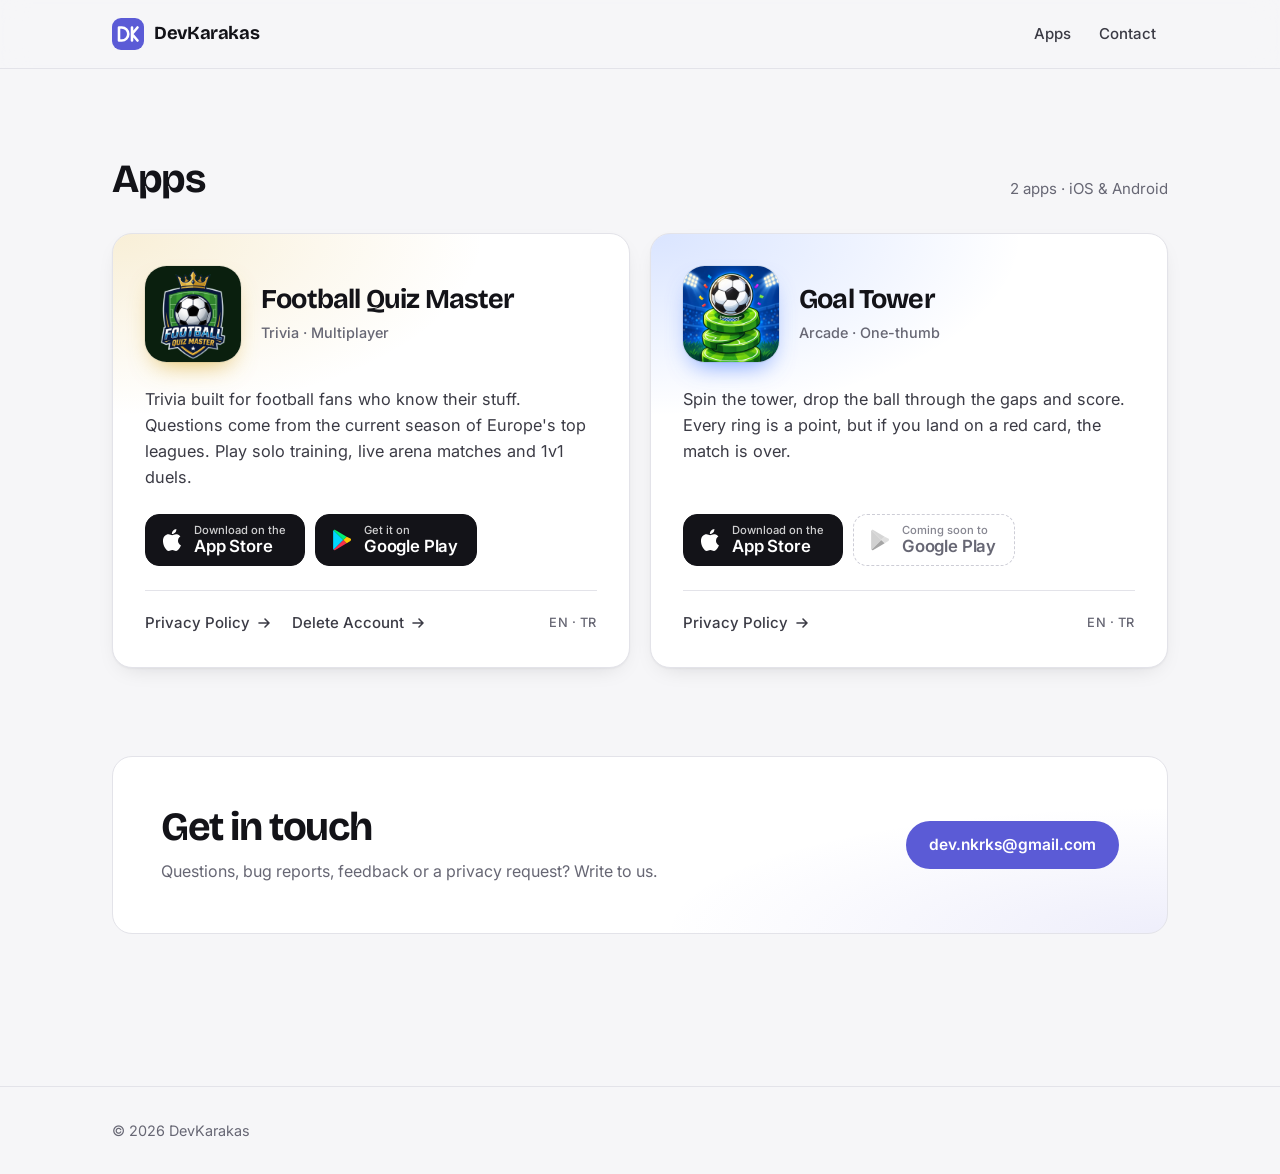
<file: index.html>
<!doctype html>
<html lang="en">
<head>
  <meta charset="utf-8">
  <meta name="viewport" content="width=device-width, initial-scale=1">
  <title>DevKarakas — Mobile apps for iOS &amp; Android</title>
  <meta name="description" content="DevKarakas is an independent developer making mobile apps and games for iOS and Android.">
  <meta name="theme-color" content="#f6f6f8" media="(prefers-color-scheme: light)">
  <meta name="theme-color" content="#0b0b0f" media="(prefers-color-scheme: dark)">
  <link rel="canonical" href="https://devkarakas.github.io/">
  <meta property="og:type" content="website">
  <meta property="og:title" content="DevKarakas — Mobile apps for iOS &amp; Android">
  <meta property="og:description" content="Mobile apps and games by DevKarakas, on iOS and Android.">
  <meta property="og:url" content="https://devkarakas.github.io/">
  <link rel="icon" href="assets/favicon.svg" type="image/svg+xml">
  <link rel="preconnect" href="https://fonts.googleapis.com">
  <link rel="preconnect" href="https://fonts.gstatic.com" crossorigin>
  <link rel="stylesheet" href="https://fonts.googleapis.com/css2?family=Bricolage+Grotesque:opsz,wght@12..96,600..800&family=Inter:wght@400;500;600&display=swap">
  <link rel="stylesheet" href="assets/styles.css">
</head>
<body>
  <a class="skip-link" href="#apps">Skip to apps</a>

  <header class="site-header">
    <div class="container site-header__inner">
      <a class="brand" href="./" aria-label="DevKarakas home">
        <img class="brand__mark" src="assets/favicon.svg" alt="" width="32" height="32">
        DevKarakas
      </a>
      <nav class="site-nav" aria-label="Main">
        <a href="#apps">Apps</a>
        <a href="#contact">Contact</a>
      </nav>
    </div>
  </header>

  <main>
    <section class="section" id="apps" aria-labelledby="apps-title">
      <div class="container">
        <div class="section__head">
          <h1 class="section__title" id="apps-title">Apps</h1>
          <p class="section__meta">2 apps · iOS &amp; Android</p>
        </div>

        <div class="app-grid">
          <article class="app-card" style="--tint: #d9a520">
            <div class="app-card__head">
              <img class="app-icon" src="assets/icons/football-quiz-master.jpg" alt="Football Quiz Master app icon" width="96" height="96" loading="lazy">
              <div>
                <h3 class="app-card__name">Football Quiz Master</h3>
                <p class="app-card__genre">Trivia · Multiplayer</p>
              </div>
            </div>
            <p class="app-card__tagline">
              Trivia built for football fans who know their stuff. Questions come from the current season
              of Europe's top leagues. Play solo training, live arena matches and 1v1 duels.
            </p>
            <div class="store-links">
              <a class="store-btn" href="https://apps.apple.com/us/app/football-quiz-master-trivia/id6804394990" target="_blank" rel="noopener">
                <svg viewBox="0 0 24 24" fill="currentColor" aria-hidden="true"><path d="M16.37 1.43c0 1.14-.5 2.27-1.18 3.08-.74.9-1.99 1.57-2.99 1.57-.12 0-.23-.02-.3-.03-.01-.06-.04-.22-.04-.39 0-1.15.57-2.27 1.21-2.98.8-.94 2.14-1.64 3.25-1.68.03.13.05.28.05.43zm4.56 15.71c-.03.07-.46 1.58-1.52 3.12-.94 1.34-1.94 2.71-3.43 2.71-1.52 0-1.9-.88-3.63-.88-1.7 0-2.3.91-3.67.91-1.38 0-2.33-1.26-3.43-2.8C4 18.38 2.97 15.57 2.97 12.92c0-4.28 2.8-6.55 5.55-6.55 1.45 0 2.68.95 3.6.95.87 0 2.22-1.01 3.9-1.01.61 0 2.89.06 4.37 2.19-.13.09-2.38 1.37-2.38 4.19 0 3.26 2.85 4.42 2.96 4.45z"/></svg>
                <span class="store-btn__text"><span class="store-btn__small">Download on the</span><span class="store-btn__big">App Store</span></span>
              </a>
              <a class="store-btn" href="https://play.google.com/store/apps/details?id=xyz.footballquizmaster.app" target="_blank" rel="noopener">
                <svg viewBox="0 0 24 24" aria-hidden="true"><path fill="#00d7fe" d="M3.6 2.2 13.4 12l-9.8 9.8c-.3-.3-.5-.8-.5-1.3V3.5c0-.5.2-1 .5-1.3z"/><path fill="#00f076" d="M16.7 8.7 13.4 12 3.6 2.2c.4-.4 1.1-.5 1.7-.2l11.4 6.7z"/><path fill="#f7314b" d="M16.7 15.3 5.3 22c-.6.3-1.3.2-1.7-.2l9.8-9.8 3.3 3.3z"/><path fill="#ffc900" d="M20.4 10.5c.9.5.9 1.8 0 2.4l-3.7 2.4-3.3-3.3 3.3-3.3 3.7 1.8z"/></svg>
                <span class="store-btn__text"><span class="store-btn__small">Get it on</span><span class="store-btn__big">Google Play</span></span>
              </a>
            </div>
            <div class="app-card__foot">
              <div class="app-card__links">
                <a class="text-link" href="apps/football-quiz-master/privacy.html">
                  Privacy Policy
                  <svg viewBox="0 0 16 16" fill="none" stroke="currentColor" stroke-width="1.6" stroke-linecap="round" stroke-linejoin="round" aria-hidden="true"><path d="M3 8h10M9 4l4 4-4 4"/></svg>
                </a>
                <a class="text-link" href="apps/football-quiz-master/delete-account.html">
                  Delete Account
                  <svg viewBox="0 0 16 16" fill="none" stroke="currentColor" stroke-width="1.6" stroke-linecap="round" stroke-linejoin="round" aria-hidden="true"><path d="M3 8h10M9 4l4 4-4 4"/></svg>
                </a>
              </div>
              <span class="lang-tag">EN · TR</span>
            </div>
          </article>

          <article class="app-card" style="--tint: #2f6bff">
            <div class="app-card__head">
              <img class="app-icon" src="assets/icons/goal-tower.jpg" alt="Goal Tower app icon" width="96" height="96" loading="lazy">
              <div>
                <h3 class="app-card__name">Goal Tower</h3>
                <p class="app-card__genre">Arcade · One-thumb</p>
              </div>
            </div>
            <p class="app-card__tagline">
              Spin the tower, drop the ball through the gaps and score. Every ring is a point,
              but if you land on a red card, the match is over.
            </p>
            <div class="store-links">
              <a class="store-btn" href="https://apps.apple.com/us/app/goal-tower-football-drop/id6816009270" target="_blank" rel="noopener">
                <svg viewBox="0 0 24 24" fill="currentColor" aria-hidden="true"><path d="M16.37 1.43c0 1.14-.5 2.27-1.18 3.08-.74.9-1.99 1.57-2.99 1.57-.12 0-.23-.02-.3-.03-.01-.06-.04-.22-.04-.39 0-1.15.57-2.27 1.21-2.98.8-.94 2.14-1.64 3.25-1.68.03.13.05.28.05.43zm4.56 15.71c-.03.07-.46 1.58-1.52 3.12-.94 1.34-1.94 2.71-3.43 2.71-1.52 0-1.9-.88-3.63-.88-1.7 0-2.3.91-3.67.91-1.38 0-2.33-1.26-3.43-2.8C4 18.38 2.97 15.57 2.97 12.92c0-4.28 2.8-6.55 5.55-6.55 1.45 0 2.68.95 3.6.95.87 0 2.22-1.01 3.9-1.01.61 0 2.89.06 4.37 2.19-.13.09-2.38 1.37-2.38 4.19 0 3.26 2.85 4.42 2.96 4.45z"/></svg>
                <span class="store-btn__text"><span class="store-btn__small">Download on the</span><span class="store-btn__big">App Store</span></span>
              </a>
              <span class="store-btn is-soon" aria-label="Google Play: coming soon">
                <svg viewBox="0 0 24 24" aria-hidden="true"><path fill="#00d7fe" d="M3.6 2.2 13.4 12l-9.8 9.8c-.3-.3-.5-.8-.5-1.3V3.5c0-.5.2-1 .5-1.3z"/><path fill="#00f076" d="M16.7 8.7 13.4 12 3.6 2.2c.4-.4 1.1-.5 1.7-.2l11.4 6.7z"/><path fill="#f7314b" d="M16.7 15.3 5.3 22c-.6.3-1.3.2-1.7-.2l9.8-9.8 3.3 3.3z"/><path fill="#ffc900" d="M20.4 10.5c.9.5.9 1.8 0 2.4l-3.7 2.4-3.3-3.3 3.3-3.3 3.7 1.8z"/></svg>
                <span class="store-btn__text"><span class="store-btn__small">Coming soon to</span><span class="store-btn__big">Google Play</span></span>
              </span>
            </div>
            <div class="app-card__foot">
              <a class="text-link" href="apps/goal-tower/privacy.html">
                Privacy Policy
                <svg viewBox="0 0 16 16" fill="none" stroke="currentColor" stroke-width="1.6" stroke-linecap="round" stroke-linejoin="round" aria-hidden="true"><path d="M3 8h10M9 4l4 4-4 4"/></svg>
              </a>
              <span class="lang-tag">EN · TR</span>
            </div>
          </article>
        </div>
      </div>
    </section>

    <section class="section" id="contact" aria-labelledby="contact-title">
      <div class="container">
        <div class="contact-band">
          <div class="contact-band__text">
            <h2 class="section__title" id="contact-title">Get in touch</h2>
            <p>Questions, bug reports, feedback or a privacy request? Write to us.</p>
          </div>
          <a class="button button--primary" href="mailto:dev.nkrks@gmail.com">dev.nkrks@gmail.com</a>
        </div>
      </div>
    </section>
  </main>

  <footer class="site-footer">
    <div class="container site-footer__inner">
      <p>© 2026 DevKarakas</p>
    </div>
  </footer>
</body>
</html>
</file>
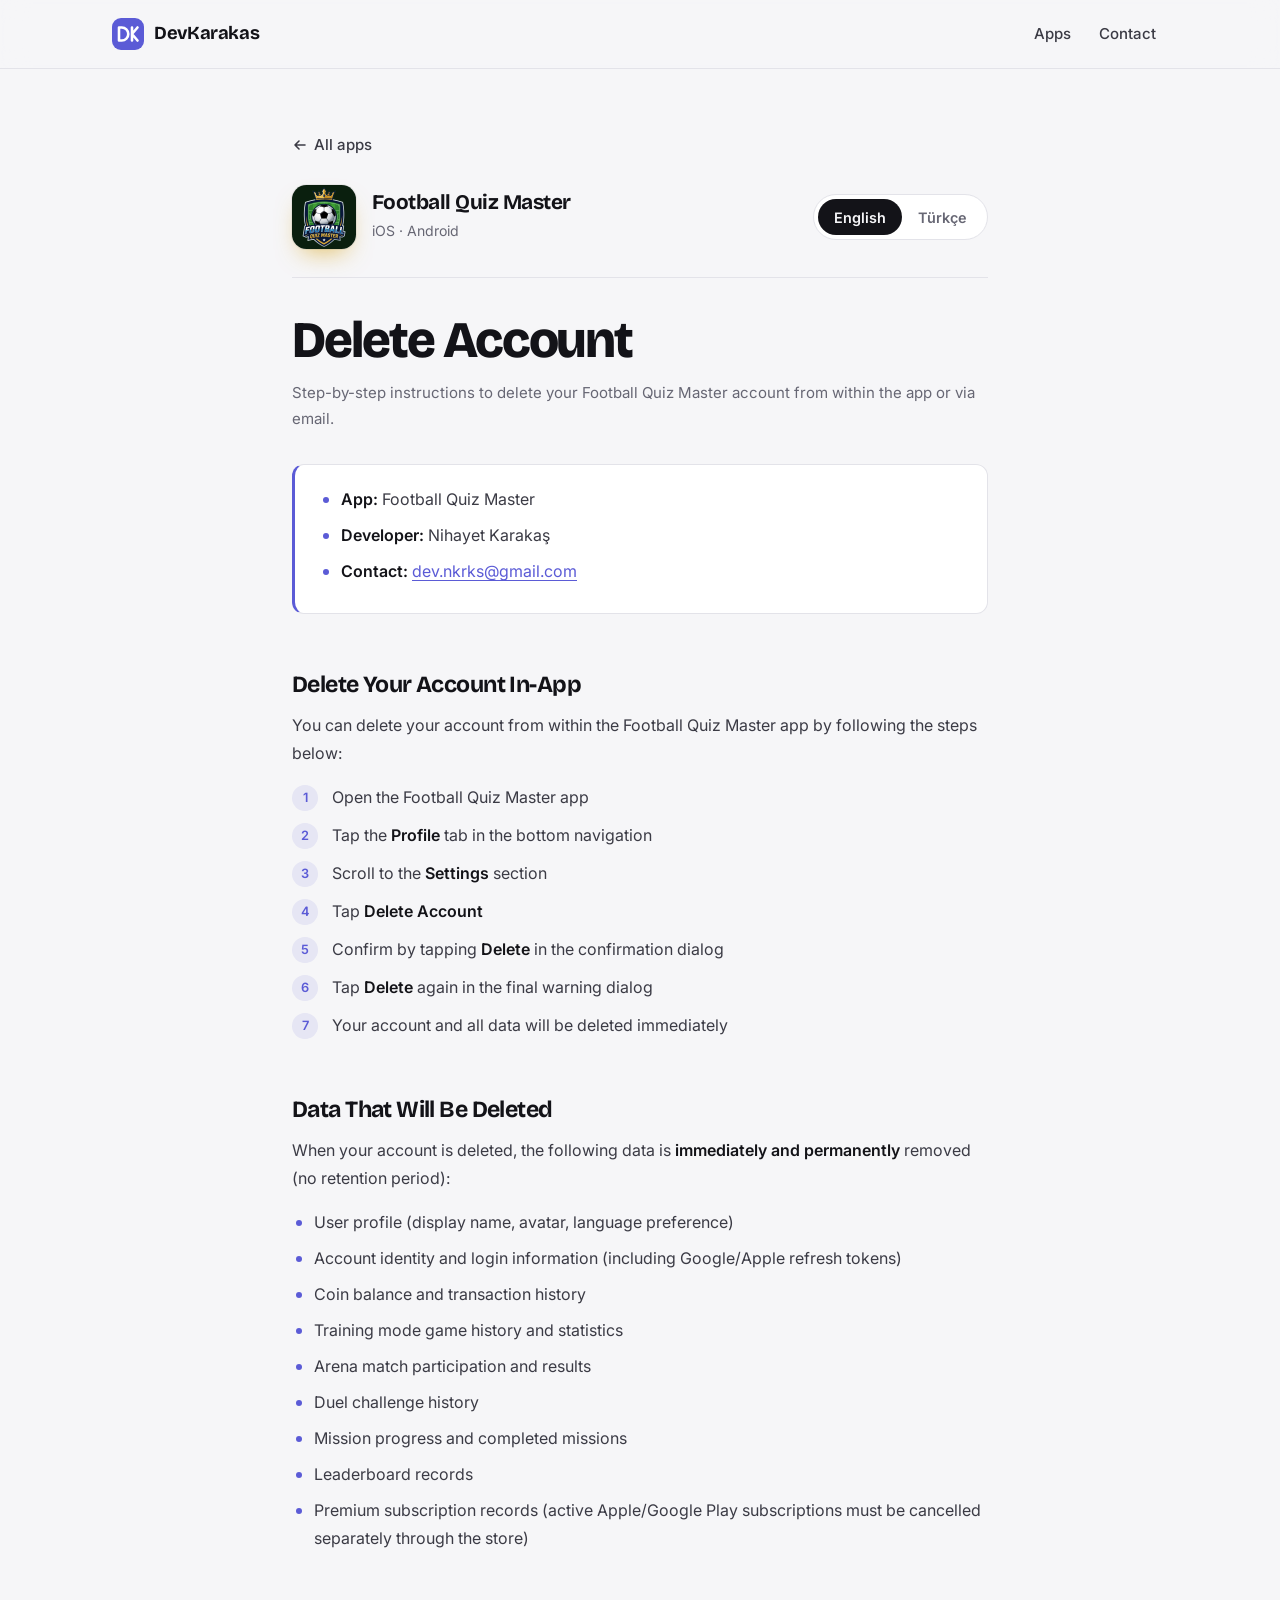
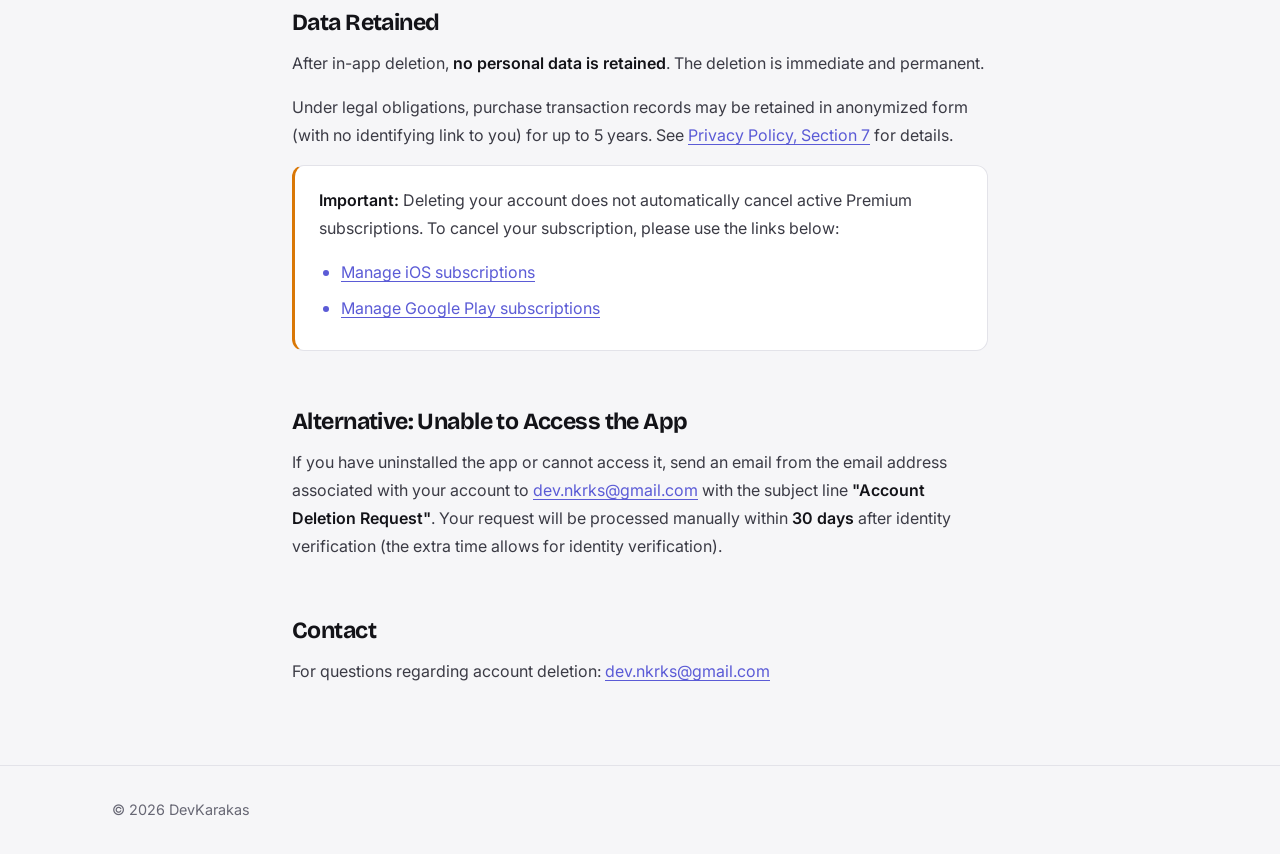
<file: apps/football-quiz-master/delete-account.html>
<!doctype html>
<html lang="en">
<head>
  <meta charset="utf-8">
  <meta name="viewport" content="width=device-width, initial-scale=1">
  <title>Delete Account — Football Quiz Master</title>
  <meta name="description" content="How to delete your Football Quiz Master account in the app or by email, and what data is deleted. Available in English and Turkish.">
  <meta name="theme-color" content="#f6f6f8" media="(prefers-color-scheme: light)">
  <meta name="theme-color" content="#0b0b0f" media="(prefers-color-scheme: dark)">
  <link rel="canonical" href="https://devkarakas.github.io/apps/football-quiz-master/delete-account.html">
  <link rel="icon" href="../../assets/favicon.svg" type="image/svg+xml">
  <link rel="preconnect" href="https://fonts.googleapis.com">
  <link rel="preconnect" href="https://fonts.gstatic.com" crossorigin>
  <link rel="stylesheet" href="https://fonts.googleapis.com/css2?family=Bricolage+Grotesque:opsz,wght@12..96,600..800&family=Inter:wght@400;500;600&display=swap">
  <link rel="stylesheet" href="../../assets/styles.css">
  <script src="../../assets/policy.js" defer></script>
</head>
<body>
  <a class="skip-link" href="#policy">Skip to content</a>

  <header class="site-header">
    <div class="container site-header__inner">
      <a class="brand" href="../../" aria-label="DevKarakas home">
        <img class="brand__mark" src="../../assets/favicon.svg" alt="" width="32" height="32">
        DevKarakas
      </a>
      <nav class="site-nav" aria-label="Main">
        <a href="../../#apps">Apps</a>
        <a href="../../#contact">Contact</a>
      </nav>
    </div>
  </header>

  <main class="policy" id="policy">
    <div class="container policy__inner">
      <a class="text-link back-link" href="../../#apps">
        <svg viewBox="0 0 16 16" fill="none" stroke="currentColor" stroke-width="1.6" stroke-linecap="round" stroke-linejoin="round" aria-hidden="true"><path d="M3 8h10M9 4l4 4-4 4"/></svg>
        All apps
      </a>

      <div class="policy-head" style="--tint: #d9a520">
        <div class="policy-head__app">
          <img class="app-icon" src="../../assets/icons/football-quiz-master.jpg" alt="" width="64" height="64">
          <div>
            <p class="policy-head__name">Football Quiz Master</p>
            <p class="policy-head__stores">iOS · Android</p>
          </div>
        </div>
        <div class="lang-switch" role="group" aria-label="Language">
          <button type="button" data-lang="en" aria-pressed="true" lang="en">English</button>
          <button type="button" data-lang="tr" aria-pressed="false" lang="tr">Türkçe</button>
        </div>
      </div>

      <!-- ============================== ENGLISH ============================== -->
      <article class="prose" data-lang="en" lang="en">
        <h1>Delete Account</h1>
        <p class="policy-date">Step-by-step instructions to delete your Football Quiz Master account from within the app or via email.</p>

        <div class="callout">
          <ul>
            <li><strong>App:</strong> Football Quiz Master</li>
            <li><strong>Developer:</strong> Nihayet Karakaş</li>
            <li><strong>Contact:</strong> <a href="mailto:dev.nkrks@gmail.com">dev.nkrks@gmail.com</a></li>
          </ul>
        </div>

        <h2 id="en-in-app">Delete Your Account In-App</h2>
        <p>You can delete your account from within the Football Quiz Master app by following the steps below:</p>
        <ol>
          <li>Open the Football Quiz Master app</li>
          <li>Tap the <strong>Profile</strong> tab in the bottom navigation</li>
          <li>Scroll to the <strong>Settings</strong> section</li>
          <li>Tap <strong>Delete Account</strong></li>
          <li>Confirm by tapping <strong>Delete</strong> in the confirmation dialog</li>
          <li>Tap <strong>Delete</strong> again in the final warning dialog</li>
          <li>Your account and all data will be deleted immediately</li>
        </ol>

        <h2 id="en-deleted">Data That Will Be Deleted</h2>
        <p>When your account is deleted, the following data is <strong>immediately and permanently</strong> removed (no retention period):</p>
        <ul>
          <li>User profile (display name, avatar, language preference)</li>
          <li>Account identity and login information (including Google/Apple refresh tokens)</li>
          <li>Coin balance and transaction history</li>
          <li>Training mode game history and statistics</li>
          <li>Arena match participation and results</li>
          <li>Duel challenge history</li>
          <li>Mission progress and completed missions</li>
          <li>Leaderboard records</li>
          <li>Premium subscription records (active Apple/Google Play subscriptions must be cancelled separately through the store)</li>
        </ul>

        <h2 id="en-retained">Data Retained</h2>
        <p>After in-app deletion, <strong>no personal data is retained</strong>. The deletion is immediate and permanent.</p>
        <p>Under legal obligations, purchase transaction records may be retained in anonymized form (with no identifying link to you) for up to 5 years. See <a href="privacy.html?lang=en#en-retention">Privacy Policy, Section 7</a> for details.</p>

        <div class="callout callout--warning">
          <p><strong>Important:</strong> Deleting your account does not automatically cancel active Premium subscriptions. To cancel your subscription, please use the links below:</p>
          <ul>
            <li><a href="https://apps.apple.com/account/subscriptions" target="_blank" rel="noopener">Manage iOS subscriptions</a></li>
            <li><a href="https://play.google.com/store/account/subscriptions" target="_blank" rel="noopener">Manage Google Play subscriptions</a></li>
          </ul>
        </div>

        <h2 id="en-email">Alternative: Unable to Access the App</h2>
        <p>If you have uninstalled the app or cannot access it, send an email from the email address associated with your account to <a href="mailto:dev.nkrks@gmail.com?subject=Account%20Deletion%20Request">dev.nkrks@gmail.com</a> with the subject line <strong>"Account Deletion Request"</strong>. Your request will be processed manually within <strong>30 days</strong> after identity verification (the extra time allows for identity verification).</p>

        <h2 id="en-contact">Contact</h2>
        <p>For questions regarding account deletion: <a href="mailto:dev.nkrks@gmail.com">dev.nkrks@gmail.com</a></p>
      </article>

      <!-- ============================== TÜRKÇE ============================== -->
      <article class="prose" data-lang="tr" lang="tr" hidden>
        <h1>Hesap Silme</h1>
        <p class="policy-date">Football Quiz Master hesabınızı uygulama içinden veya e-posta yoluyla nasıl sileceğinize dair adım adım talimatlar.</p>

        <div class="callout">
          <ul>
            <li><strong>Uygulama:</strong> Football Quiz Master</li>
            <li><strong>Geliştirici:</strong> Nihayet Karakaş</li>
            <li><strong>İletişim:</strong> <a href="mailto:dev.nkrks@gmail.com">dev.nkrks@gmail.com</a></li>
          </ul>
        </div>

        <h2 id="tr-in-app">Hesabınızı Uygulama İçinden Silme</h2>
        <p>Hesabınızı Football Quiz Master uygulaması içinden aşağıdaki adımları takip ederek silebilirsiniz:</p>
        <ol>
          <li>Football Quiz Master uygulamasını açın</li>
          <li>Alt menüden <strong>Profil</strong> sekmesine dokunun</li>
          <li><strong>Ayarlar</strong> bölümüne kaydırın</li>
          <li><strong>Hesabı Sil</strong> butonuna dokunun</li>
          <li>Onay ekranında <strong>Sil</strong> butonuna dokunun</li>
          <li>Son uyarı ekranında tekrar <strong>Sil</strong> butonuna dokunun</li>
          <li>Hesabınız ve tüm verileriniz anında silinecektir</li>
        </ol>

        <h2 id="tr-deleted">Silinen Veriler</h2>
        <p>Hesap silindiğinde aşağıdaki veriler <strong>anında ve kalıcı olarak</strong> silinir (saklama süresi yoktur):</p>
        <ul>
          <li>Kullanıcı profili (görüntülenen ad, avatar, dil tercihi)</li>
          <li>Hesap kimliği ve giriş bilgileri (Google/Apple refresh token dahil)</li>
          <li>Coin bakiyesi ve işlem geçmişi</li>
          <li>Eğitim modu oyun geçmişi ve istatistikleri</li>
          <li>Arena maç katılımı ve sonuçları</li>
          <li>Düello geçmişi</li>
          <li>Görev ilerlemesi ve tamamlanan görevler</li>
          <li>Liderlik tablosu kayıtları</li>
          <li>Premium abonelik kaydı (aktif Apple/Google Play aboneliği ayrıca store üzerinden iptal edilmelidir)</li>
        </ul>

        <h2 id="tr-retained">Saklanan Veriler</h2>
        <p>Uygulama içi silme işlemi sonrası <strong>hiçbir kişisel veri saklanmaz</strong>. Silme işlemi anında ve kalıcıdır.</p>
        <p>Yasal yükümlülükler kapsamında satın alma kayıtları anonimleştirilmiş olarak (sizinle ilişkilendirilemeyecek şekilde) 5 yıla kadar saklanabilir. Detay için <a href="privacy.html?lang=tr#tr-retention">Gizlilik Politikası, Bölüm 7</a>'e bakın.</p>

        <div class="callout callout--warning">
          <p><strong>Önemli:</strong> Hesabınızı silmek aktif Premium aboneliğinizi otomatik olarak iptal etmez. Aboneliğinizi iptal etmek için aşağıdaki bağlantıları kullanın:</p>
          <ul>
            <li><a href="https://apps.apple.com/account/subscriptions" target="_blank" rel="noopener">iOS aboneliklerini yönet</a></li>
            <li><a href="https://play.google.com/store/account/subscriptions" target="_blank" rel="noopener">Google Play aboneliklerini yönet</a></li>
          </ul>
        </div>

        <h2 id="tr-email">Alternatif: Uygulamaya Erişim Sorunu</h2>
        <p>Uygulamayı kaldırdıysanız veya uygulamaya erişim sağlayamıyorsanız, hesabınızla ilişkili kayıtlı e-posta adresinizden <a href="mailto:dev.nkrks@gmail.com?subject=Hesap%20Silme%20Talebi">dev.nkrks@gmail.com</a> adresine <strong>"Hesap Silme Talebi"</strong> konu başlığıyla e-posta gönderin. Talebiniz, kimlik doğrulaması sonrası <strong>30 gün</strong> içinde manuel olarak işlenecektir (ek süre kimlik doğrulaması için gereklidir).</p>

        <h2 id="tr-contact">İletişim</h2>
        <p>Hesap silme ile ilgili sorularınız için: <a href="mailto:dev.nkrks@gmail.com">dev.nkrks@gmail.com</a></p>
      </article>
    </div>
  </main>

  <footer class="site-footer">
    <div class="container site-footer__inner">
      <p>© 2026 DevKarakas</p>
    </div>
  </footer>
</body>
</html>
</file>
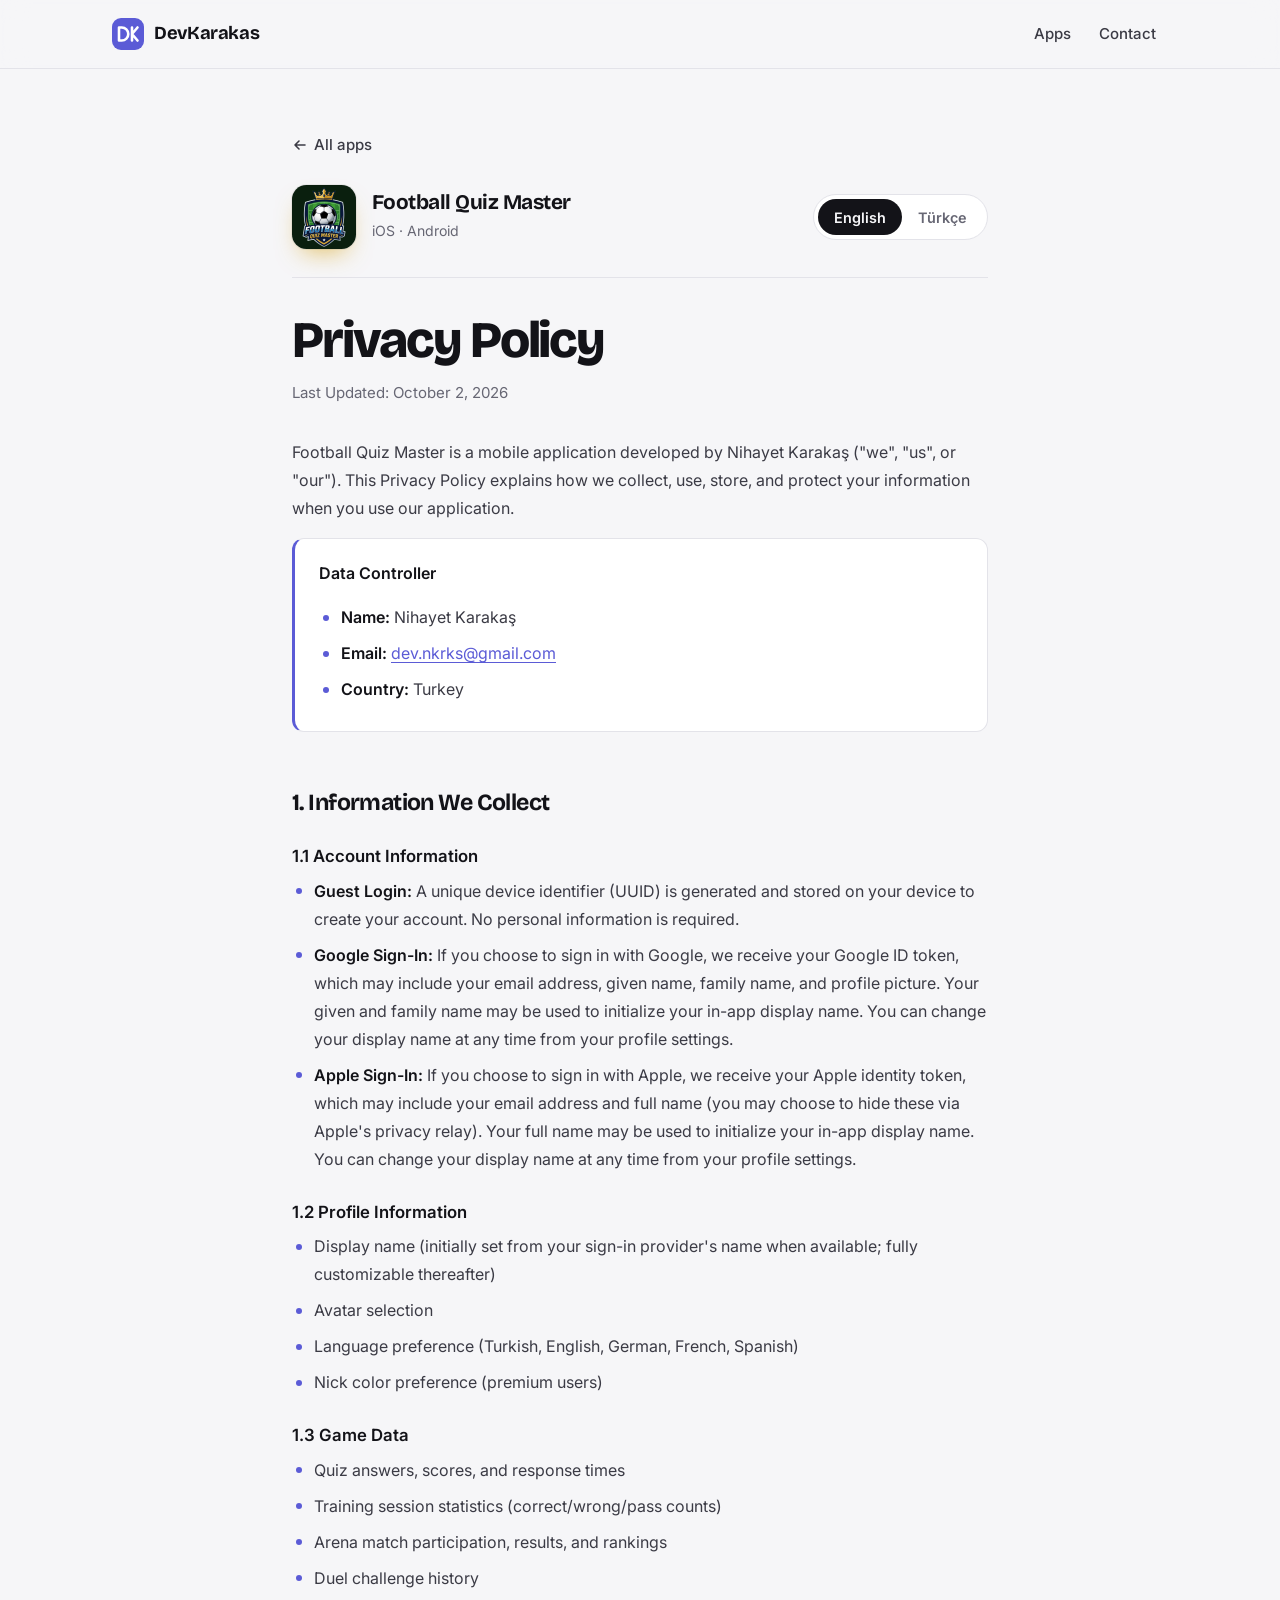
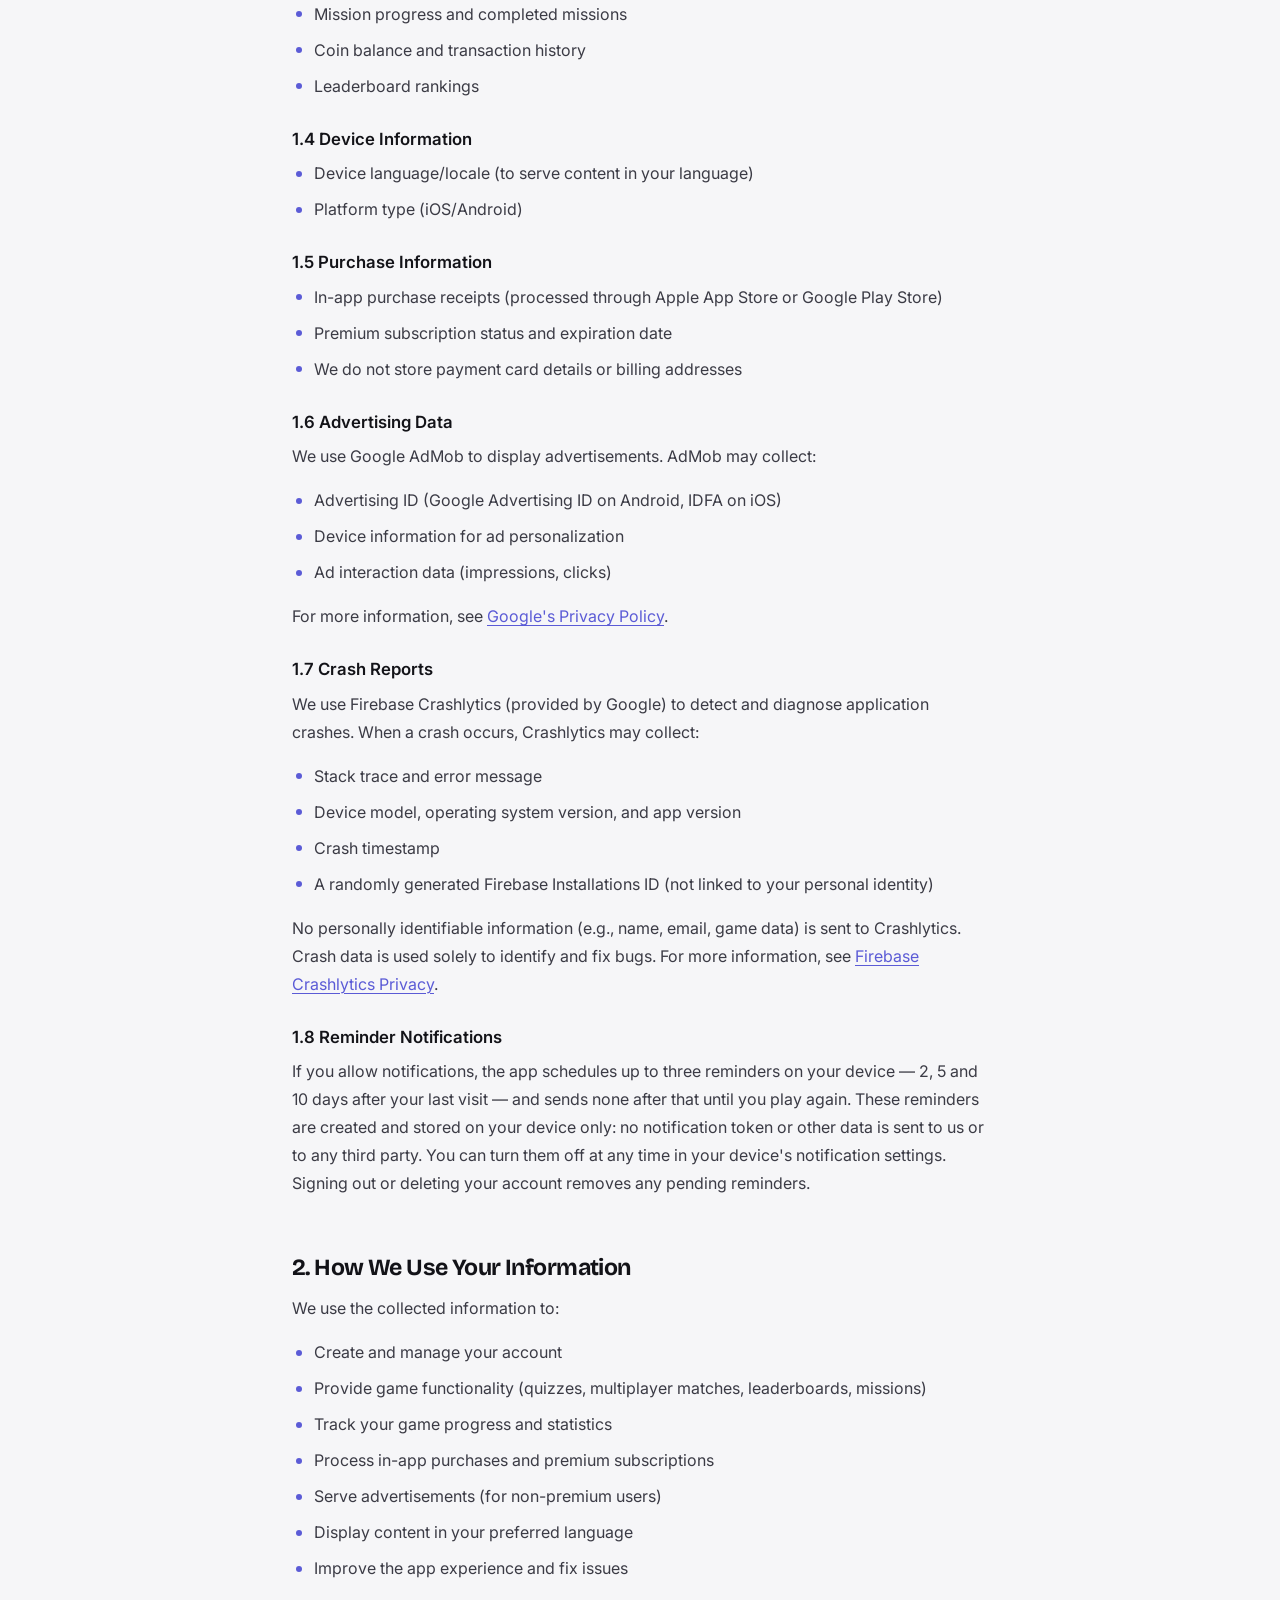
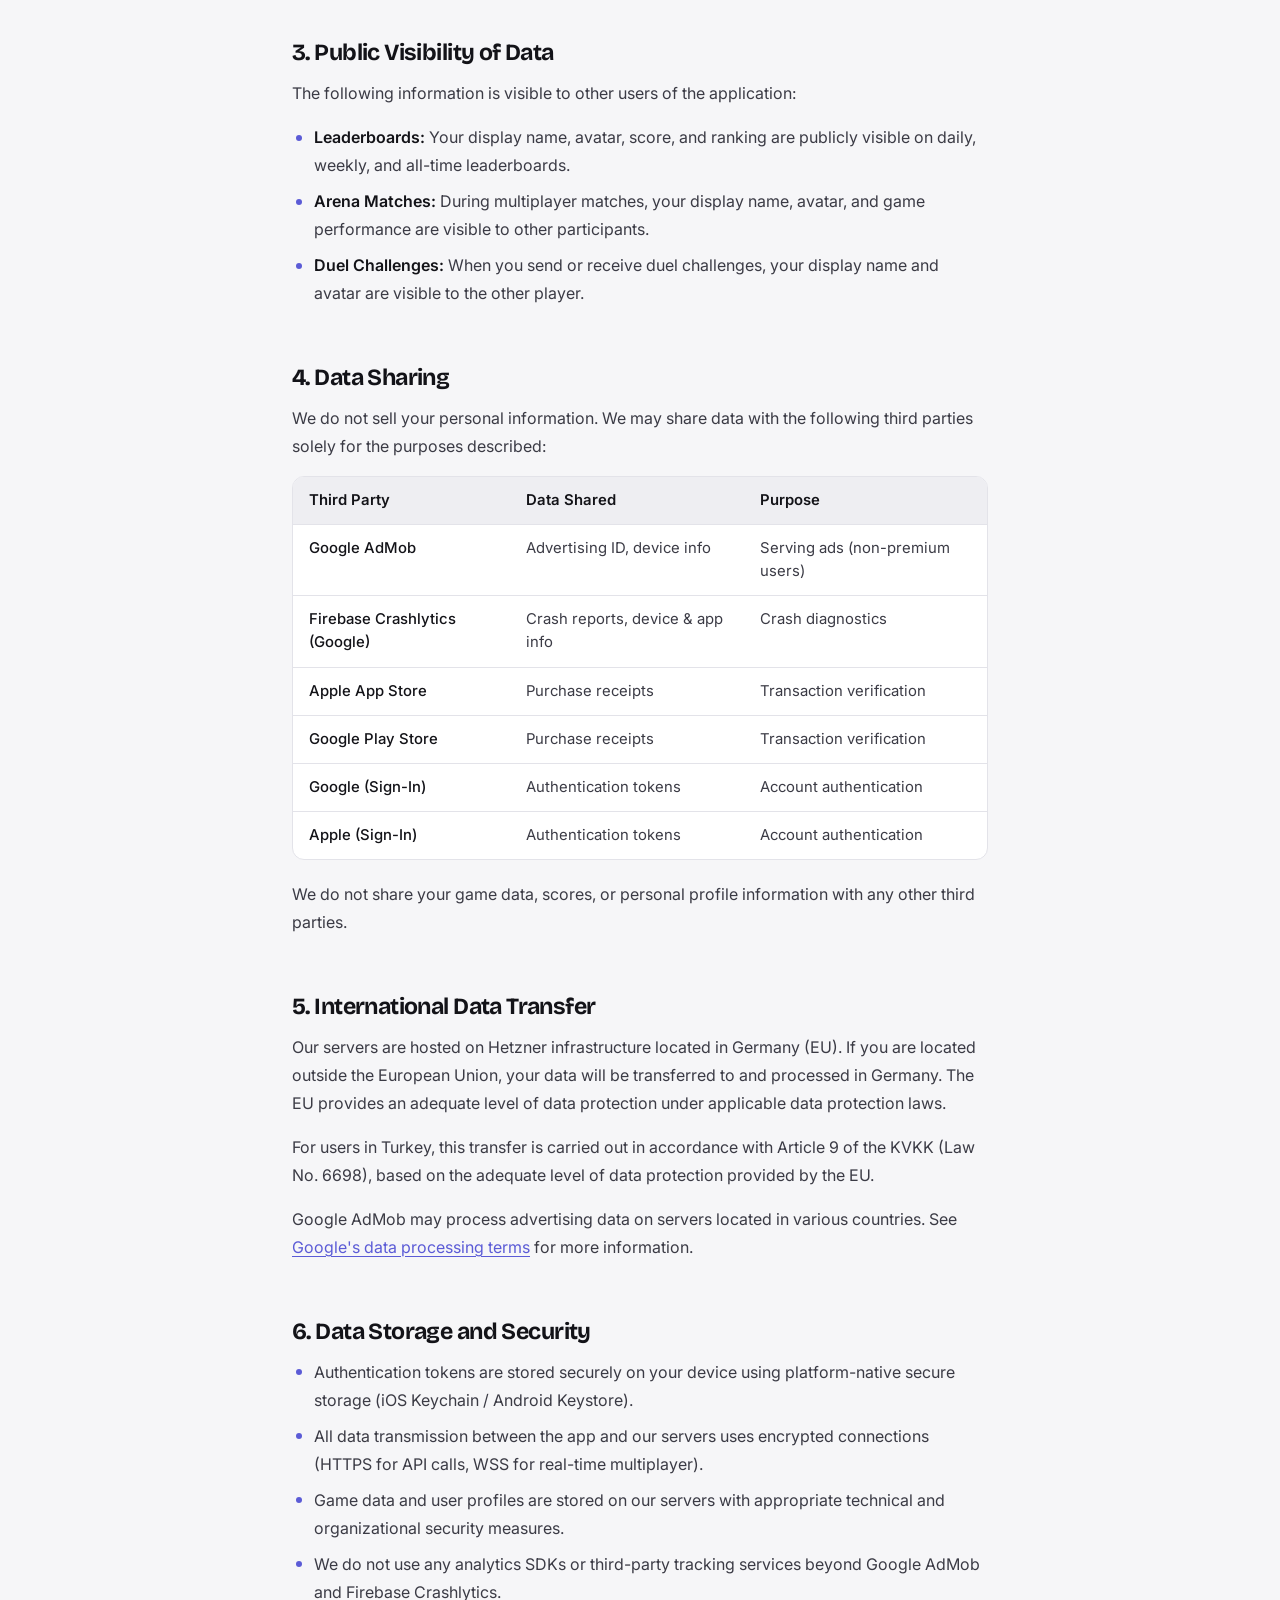
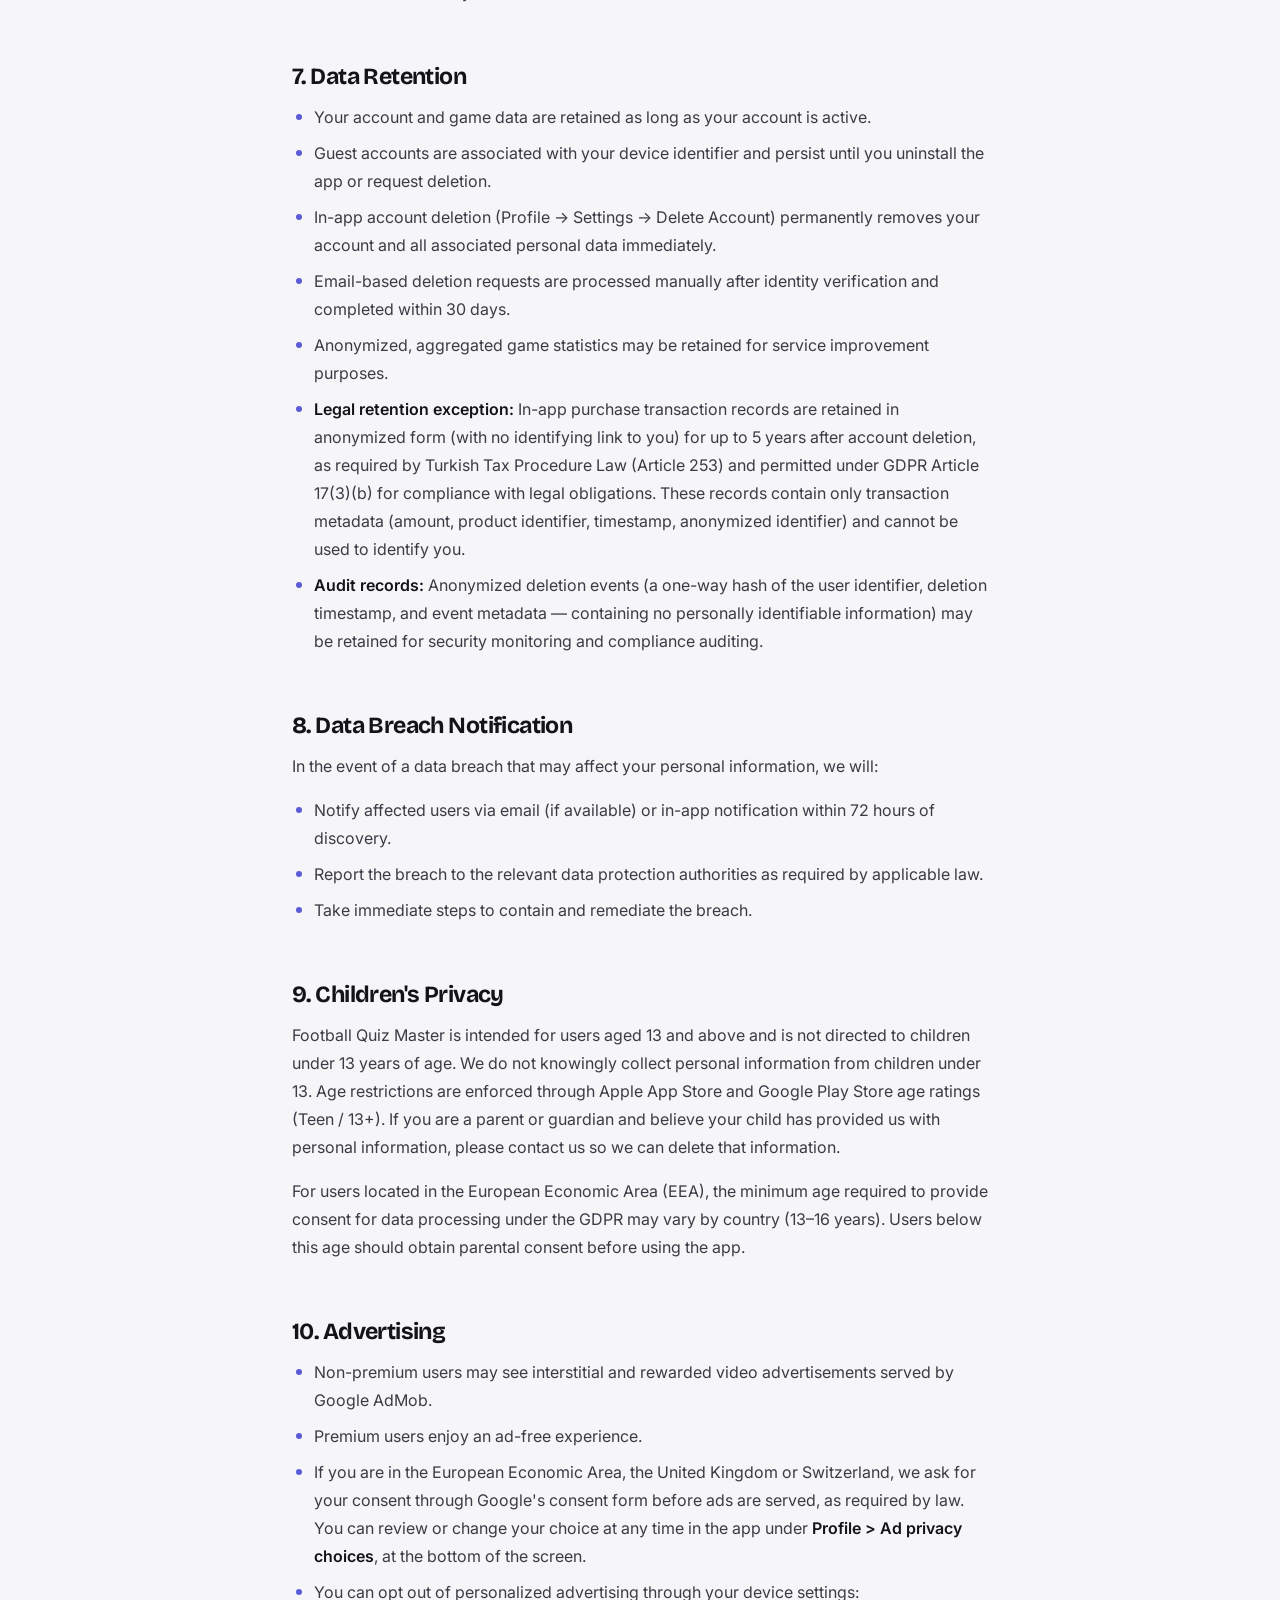
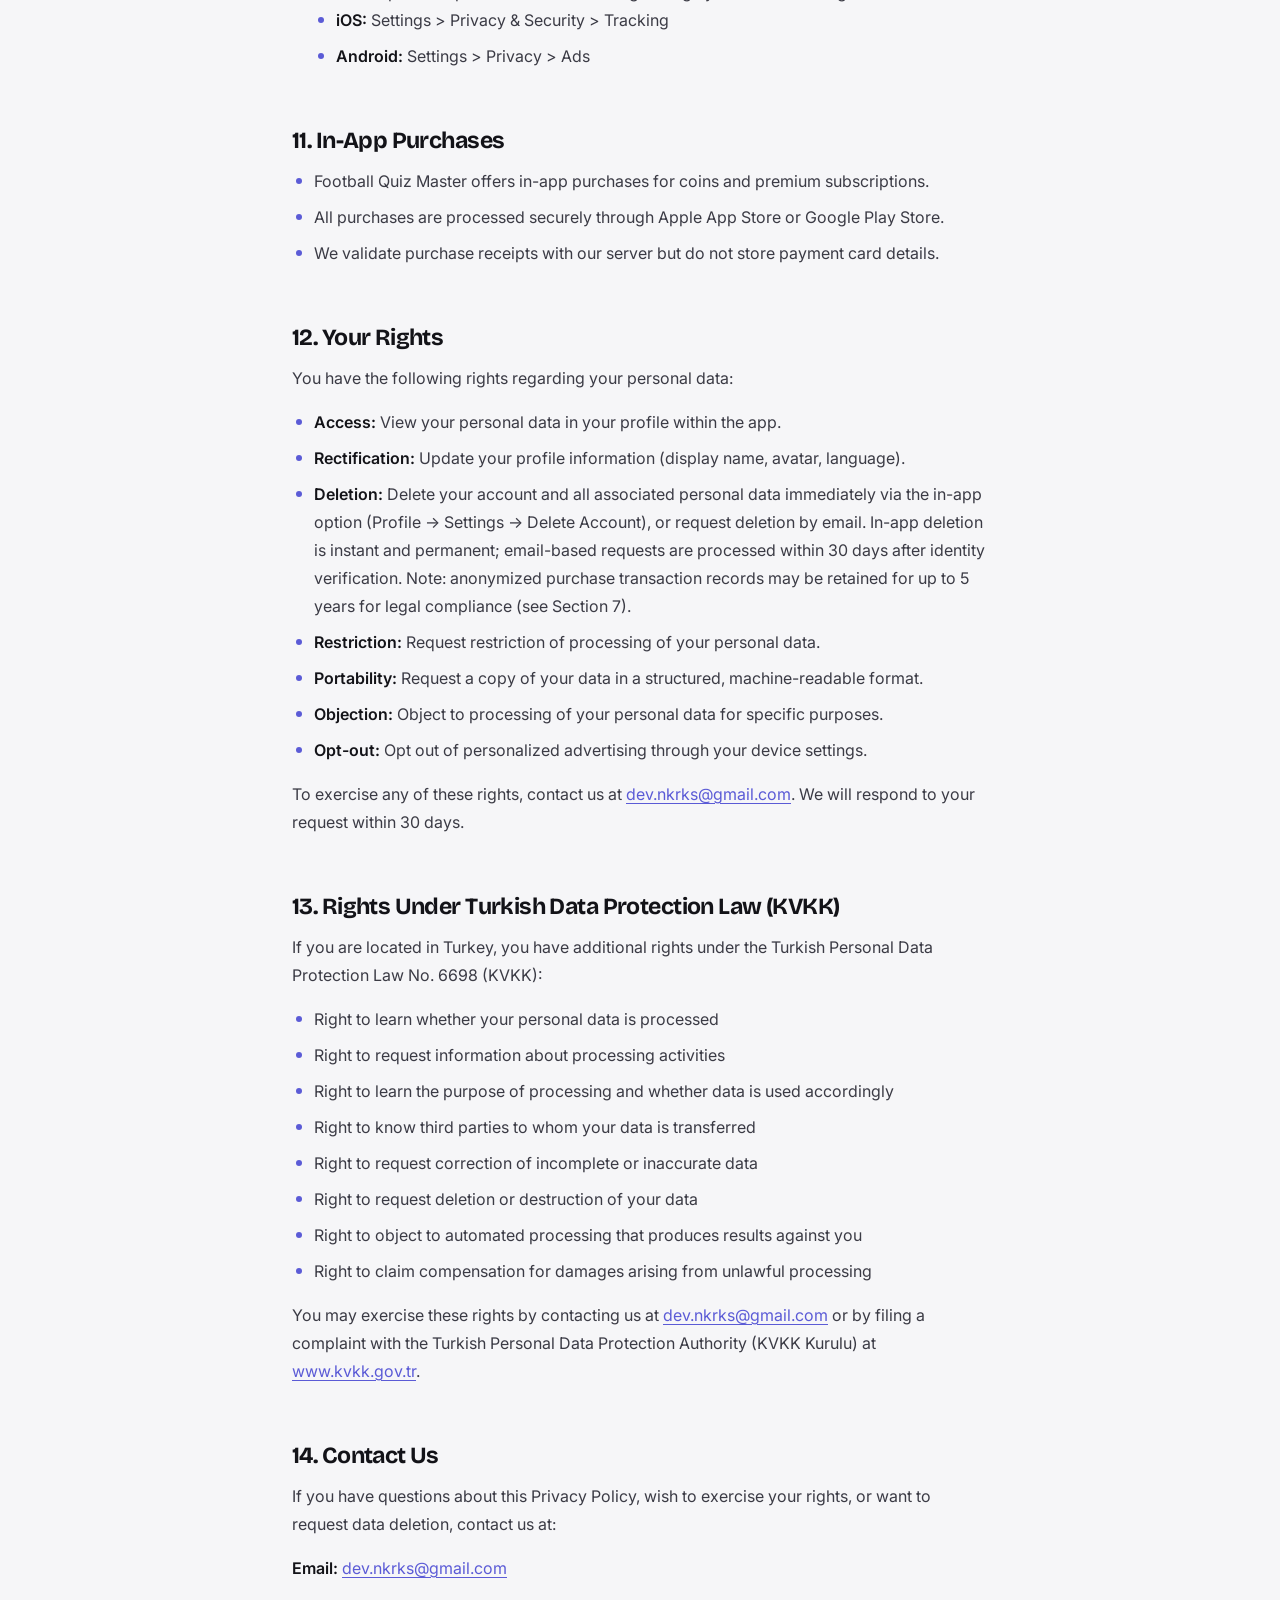
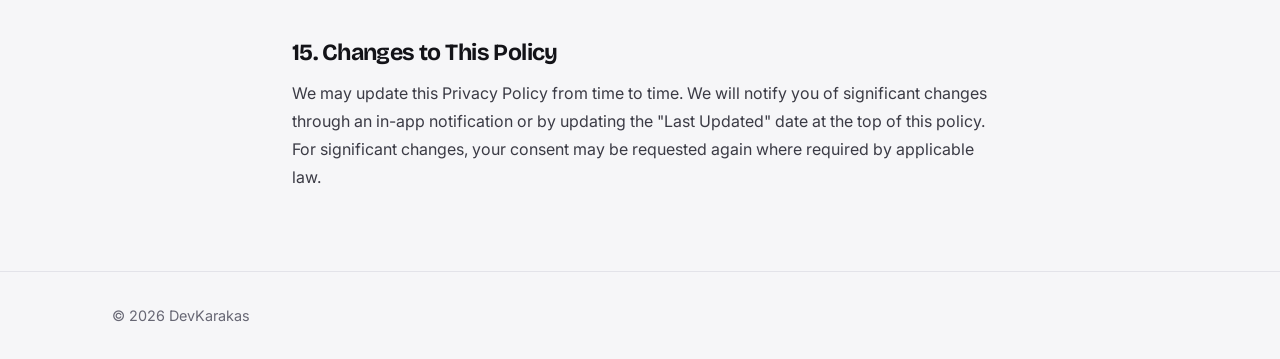
<file: apps/football-quiz-master/privacy.html>
<!doctype html>
<html lang="en">
<head>
  <meta charset="utf-8">
  <meta name="viewport" content="width=device-width, initial-scale=1">
  <title>Privacy Policy — Football Quiz Master</title>
  <meta name="description" content="Privacy Policy for Football Quiz Master by DevKarakas: what data the app collects, how it is used, and your rights. Available in English and Turkish.">
  <meta name="theme-color" content="#f6f6f8" media="(prefers-color-scheme: light)">
  <meta name="theme-color" content="#0b0b0f" media="(prefers-color-scheme: dark)">
  <link rel="canonical" href="https://devkarakas.github.io/apps/football-quiz-master/privacy.html">
  <link rel="icon" href="../../assets/favicon.svg" type="image/svg+xml">
  <link rel="preconnect" href="https://fonts.googleapis.com">
  <link rel="preconnect" href="https://fonts.gstatic.com" crossorigin>
  <link rel="stylesheet" href="https://fonts.googleapis.com/css2?family=Bricolage+Grotesque:opsz,wght@12..96,600..800&family=Inter:wght@400;500;600&display=swap">
  <link rel="stylesheet" href="../../assets/styles.css">
  <script src="../../assets/policy.js" defer></script>
</head>
<body>
  <a class="skip-link" href="#policy">Skip to policy</a>

  <header class="site-header">
    <div class="container site-header__inner">
      <a class="brand" href="../../" aria-label="DevKarakas home">
        <img class="brand__mark" src="../../assets/favicon.svg" alt="" width="32" height="32">
        DevKarakas
      </a>
      <nav class="site-nav" aria-label="Main">
        <a href="../../#apps">Apps</a>
        <a href="../../#contact">Contact</a>
      </nav>
    </div>
  </header>

  <main class="policy" id="policy">
    <div class="container policy__inner">
      <a class="text-link back-link" href="../../#apps">
        <svg viewBox="0 0 16 16" fill="none" stroke="currentColor" stroke-width="1.6" stroke-linecap="round" stroke-linejoin="round" aria-hidden="true"><path d="M3 8h10M9 4l4 4-4 4"/></svg>
        All apps
      </a>

      <div class="policy-head" style="--tint: #d9a520">
        <div class="policy-head__app">
          <img class="app-icon" src="../../assets/icons/football-quiz-master.jpg" alt="" width="64" height="64">
          <div>
            <p class="policy-head__name">Football Quiz Master</p>
            <p class="policy-head__stores">iOS · Android</p>
          </div>
        </div>
        <div class="lang-switch" role="group" aria-label="Language">
          <button type="button" data-lang="en" aria-pressed="true" lang="en">English</button>
          <button type="button" data-lang="tr" aria-pressed="false" lang="tr">Türkçe</button>
        </div>
      </div>

      <!-- ============================== ENGLISH ============================== -->
      <article class="prose" data-lang="en" lang="en">
        <h1>Privacy Policy</h1>
        <p class="policy-date">Last Updated: October 2, 2026</p>

        <p>Football Quiz Master is a mobile application developed by Nihayet Karakaş ("we", "us", or "our"). This Privacy Policy explains how we collect, use, store, and protect your information when you use our application.</p>

        <div class="callout">
          <p class="callout__title">Data Controller</p>
          <ul>
            <li><strong>Name:</strong> Nihayet Karakaş</li>
            <li><strong>Email:</strong> <a href="mailto:dev.nkrks@gmail.com">dev.nkrks@gmail.com</a></li>
            <li><strong>Country:</strong> Turkey</li>
          </ul>
        </div>

        <h2 id="en-collect">1. Information We Collect</h2>

        <h3>1.1 Account Information</h3>
        <ul>
          <li><strong>Guest Login:</strong> A unique device identifier (UUID) is generated and stored on your device to create your account. No personal information is required.</li>
          <li><strong>Google Sign-In:</strong> If you choose to sign in with Google, we receive your Google ID token, which may include your email address, given name, family name, and profile picture. Your given and family name may be used to initialize your in-app display name. You can change your display name at any time from your profile settings.</li>
          <li><strong>Apple Sign-In:</strong> If you choose to sign in with Apple, we receive your Apple identity token, which may include your email address and full name (you may choose to hide these via Apple's privacy relay). Your full name may be used to initialize your in-app display name. You can change your display name at any time from your profile settings.</li>
        </ul>

        <h3>1.2 Profile Information</h3>
        <ul>
          <li>Display name (initially set from your sign-in provider's name when available; fully customizable thereafter)</li>
          <li>Avatar selection</li>
          <li>Language preference (Turkish, English, German, French, Spanish)</li>
          <li>Nick color preference (premium users)</li>
        </ul>

        <h3>1.3 Game Data</h3>
        <ul>
          <li>Quiz answers, scores, and response times</li>
          <li>Training session statistics (correct/wrong/pass counts)</li>
          <li>Arena match participation, results, and rankings</li>
          <li>Duel challenge history</li>
          <li>Mission progress and completed missions</li>
          <li>Coin balance and transaction history</li>
          <li>Leaderboard rankings</li>
        </ul>

        <h3>1.4 Device Information</h3>
        <ul>
          <li>Device language/locale (to serve content in your language)</li>
          <li>Platform type (iOS/Android)</li>
        </ul>

        <h3>1.5 Purchase Information</h3>
        <ul>
          <li>In-app purchase receipts (processed through Apple App Store or Google Play Store)</li>
          <li>Premium subscription status and expiration date</li>
          <li>We do not store payment card details or billing addresses</li>
        </ul>

        <h3>1.6 Advertising Data</h3>
        <p>We use Google AdMob to display advertisements. AdMob may collect:</p>
        <ul>
          <li>Advertising ID (Google Advertising ID on Android, IDFA on iOS)</li>
          <li>Device information for ad personalization</li>
          <li>Ad interaction data (impressions, clicks)</li>
        </ul>
        <p>For more information, see <a href="https://policies.google.com/privacy" target="_blank" rel="noopener">Google's Privacy Policy</a>.</p>

        <h3>1.7 Crash Reports</h3>
        <p>We use Firebase Crashlytics (provided by Google) to detect and diagnose application crashes. When a crash occurs, Crashlytics may collect:</p>
        <ul>
          <li>Stack trace and error message</li>
          <li>Device model, operating system version, and app version</li>
          <li>Crash timestamp</li>
          <li>A randomly generated Firebase Installations ID (not linked to your personal identity)</li>
        </ul>
        <p>No personally identifiable information (e.g., name, email, game data) is sent to Crashlytics. Crash data is used solely to identify and fix bugs. For more information, see <a href="https://firebase.google.com/support/privacy" target="_blank" rel="noopener">Firebase Crashlytics Privacy</a>.</p>

        <h3>1.8 Reminder Notifications</h3>
        <p>If you allow notifications, the app schedules up to three reminders on your device — 2, 5 and 10 days after your last visit — and sends none after that until you play again. These reminders are created and stored on your device only: no notification token or other data is sent to us or to any third party. You can turn them off at any time in your device's notification settings. Signing out or deleting your account removes any pending reminders.</p>

        <h2 id="en-use">2. How We Use Your Information</h2>
        <p>We use the collected information to:</p>
        <ul>
          <li>Create and manage your account</li>
          <li>Provide game functionality (quizzes, multiplayer matches, leaderboards, missions)</li>
          <li>Track your game progress and statistics</li>
          <li>Process in-app purchases and premium subscriptions</li>
          <li>Serve advertisements (for non-premium users)</li>
          <li>Display content in your preferred language</li>
          <li>Improve the app experience and fix issues</li>
        </ul>

        <h2 id="en-visibility">3. Public Visibility of Data</h2>
        <p>The following information is visible to other users of the application:</p>
        <ul>
          <li><strong>Leaderboards:</strong> Your display name, avatar, score, and ranking are publicly visible on daily, weekly, and all-time leaderboards.</li>
          <li><strong>Arena Matches:</strong> During multiplayer matches, your display name, avatar, and game performance are visible to other participants.</li>
          <li><strong>Duel Challenges:</strong> When you send or receive duel challenges, your display name and avatar are visible to the other player.</li>
        </ul>

        <h2 id="en-sharing">4. Data Sharing</h2>
        <p>We do not sell your personal information. We may share data with the following third parties solely for the purposes described:</p>
        <div class="table-wrap">
          <table>
            <thead>
              <tr><th scope="col">Third Party</th><th scope="col">Data Shared</th><th scope="col">Purpose</th></tr>
            </thead>
            <tbody>
              <tr><td>Google AdMob</td><td>Advertising ID, device info</td><td>Serving ads (non-premium users)</td></tr>
              <tr><td>Firebase Crashlytics (Google)</td><td>Crash reports, device &amp; app info</td><td>Crash diagnostics</td></tr>
              <tr><td>Apple App Store</td><td>Purchase receipts</td><td>Transaction verification</td></tr>
              <tr><td>Google Play Store</td><td>Purchase receipts</td><td>Transaction verification</td></tr>
              <tr><td>Google (Sign-In)</td><td>Authentication tokens</td><td>Account authentication</td></tr>
              <tr><td>Apple (Sign-In)</td><td>Authentication tokens</td><td>Account authentication</td></tr>
            </tbody>
          </table>
        </div>
        <p>We do not share your game data, scores, or personal profile information with any other third parties.</p>

        <h2 id="en-transfer">5. International Data Transfer</h2>
        <p>Our servers are hosted on Hetzner infrastructure located in Germany (EU). If you are located outside the European Union, your data will be transferred to and processed in Germany. The EU provides an adequate level of data protection under applicable data protection laws.</p>
        <p>For users in Turkey, this transfer is carried out in accordance with Article 9 of the KVKK (Law No. 6698), based on the adequate level of data protection provided by the EU.</p>
        <p>Google AdMob may process advertising data on servers located in various countries. See <a href="https://privacy.google.com/businesses/processorterms/" target="_blank" rel="noopener">Google's data processing terms</a> for more information.</p>

        <h2 id="en-security">6. Data Storage and Security</h2>
        <ul>
          <li>Authentication tokens are stored securely on your device using platform-native secure storage (iOS Keychain / Android Keystore).</li>
          <li>All data transmission between the app and our servers uses encrypted connections (HTTPS for API calls, WSS for real-time multiplayer).</li>
          <li>Game data and user profiles are stored on our servers with appropriate technical and organizational security measures.</li>
          <li>We do not use any analytics SDKs or third-party tracking services beyond Google AdMob and Firebase Crashlytics.</li>
        </ul>

        <h2 id="en-retention">7. Data Retention</h2>
        <ul>
          <li>Your account and game data are retained as long as your account is active.</li>
          <li>Guest accounts are associated with your device identifier and persist until you uninstall the app or request deletion.</li>
          <li>In-app account deletion (Profile → Settings → Delete Account) permanently removes your account and all associated personal data immediately.</li>
          <li>Email-based deletion requests are processed manually after identity verification and completed within 30 days.</li>
          <li>Anonymized, aggregated game statistics may be retained for service improvement purposes.</li>
          <li><strong>Legal retention exception:</strong> In-app purchase transaction records are retained in anonymized form (with no identifying link to you) for up to 5 years after account deletion, as required by Turkish Tax Procedure Law (Article 253) and permitted under GDPR Article 17(3)(b) for compliance with legal obligations. These records contain only transaction metadata (amount, product identifier, timestamp, anonymized identifier) and cannot be used to identify you.</li>
          <li><strong>Audit records:</strong> Anonymized deletion events (a one-way hash of the user identifier, deletion timestamp, and event metadata — containing no personally identifiable information) may be retained for security monitoring and compliance auditing.</li>
        </ul>

        <h2 id="en-breach">8. Data Breach Notification</h2>
        <p>In the event of a data breach that may affect your personal information, we will:</p>
        <ul>
          <li>Notify affected users via email (if available) or in-app notification within 72 hours of discovery.</li>
          <li>Report the breach to the relevant data protection authorities as required by applicable law.</li>
          <li>Take immediate steps to contain and remediate the breach.</li>
        </ul>

        <h2 id="en-children">9. Children's Privacy</h2>
        <p>Football Quiz Master is intended for users aged 13 and above and is not directed to children under 13 years of age. We do not knowingly collect personal information from children under 13. Age restrictions are enforced through Apple App Store and Google Play Store age ratings (Teen / 13+). If you are a parent or guardian and believe your child has provided us with personal information, please contact us so we can delete that information.</p>
        <p>For users located in the European Economic Area (EEA), the minimum age required to provide consent for data processing under the GDPR may vary by country (13–16 years). Users below this age should obtain parental consent before using the app.</p>

        <h2 id="en-ads">10. Advertising</h2>
        <ul>
          <li>Non-premium users may see interstitial and rewarded video advertisements served by Google AdMob.</li>
          <li>Premium users enjoy an ad-free experience.</li>
          <li>If you are in the European Economic Area, the United Kingdom or Switzerland, we ask for your consent through Google's consent form before ads are served, as required by law. You can review or change your choice at any time in the app under <strong>Profile &gt; Ad privacy choices</strong>, at the bottom of the screen.</li>
          <li>You can opt out of personalized advertising through your device settings:
            <ul>
              <li><strong>iOS:</strong> Settings &gt; Privacy &amp; Security &gt; Tracking</li>
              <li><strong>Android:</strong> Settings &gt; Privacy &gt; Ads</li>
            </ul>
          </li>
        </ul>

        <h2 id="en-iap">11. In-App Purchases</h2>
        <ul>
          <li>Football Quiz Master offers in-app purchases for coins and premium subscriptions.</li>
          <li>All purchases are processed securely through Apple App Store or Google Play Store.</li>
          <li>We validate purchase receipts with our server but do not store payment card details.</li>
        </ul>

        <h2 id="en-rights">12. Your Rights</h2>
        <p>You have the following rights regarding your personal data:</p>
        <ul>
          <li><strong>Access:</strong> View your personal data in your profile within the app.</li>
          <li><strong>Rectification:</strong> Update your profile information (display name, avatar, language).</li>
          <li><strong>Deletion:</strong> Delete your account and all associated personal data immediately via the in-app option (Profile → Settings → Delete Account), or request deletion by email. In-app deletion is instant and permanent; email-based requests are processed within 30 days after identity verification. Note: anonymized purchase transaction records may be retained for up to 5 years for legal compliance (see Section 7).</li>
          <li><strong>Restriction:</strong> Request restriction of processing of your personal data.</li>
          <li><strong>Portability:</strong> Request a copy of your data in a structured, machine-readable format.</li>
          <li><strong>Objection:</strong> Object to processing of your personal data for specific purposes.</li>
          <li><strong>Opt-out:</strong> Opt out of personalized advertising through your device settings.</li>
        </ul>
        <p>To exercise any of these rights, contact us at <a href="mailto:dev.nkrks@gmail.com">dev.nkrks@gmail.com</a>. We will respond to your request within 30 days.</p>

        <h2 id="en-kvkk">13. Rights Under Turkish Data Protection Law (KVKK)</h2>
        <p>If you are located in Turkey, you have additional rights under the Turkish Personal Data Protection Law No. 6698 (KVKK):</p>
        <ul>
          <li>Right to learn whether your personal data is processed</li>
          <li>Right to request information about processing activities</li>
          <li>Right to learn the purpose of processing and whether data is used accordingly</li>
          <li>Right to know third parties to whom your data is transferred</li>
          <li>Right to request correction of incomplete or inaccurate data</li>
          <li>Right to request deletion or destruction of your data</li>
          <li>Right to object to automated processing that produces results against you</li>
          <li>Right to claim compensation for damages arising from unlawful processing</li>
        </ul>
        <p>You may exercise these rights by contacting us at <a href="mailto:dev.nkrks@gmail.com">dev.nkrks@gmail.com</a> or by filing a complaint with the Turkish Personal Data Protection Authority (KVKK Kurulu) at <a href="https://www.kvkk.gov.tr" target="_blank" rel="noopener">www.kvkk.gov.tr</a>.</p>

        <h2 id="en-contact">14. Contact Us</h2>
        <p>If you have questions about this Privacy Policy, wish to exercise your rights, or want to request data deletion, contact us at:</p>
        <p><strong>Email:</strong> <a href="mailto:dev.nkrks@gmail.com">dev.nkrks@gmail.com</a></p>

        <h2 id="en-changes">15. Changes to This Policy</h2>
        <p>We may update this Privacy Policy from time to time. We will notify you of significant changes through an in-app notification or by updating the "Last Updated" date at the top of this policy. For significant changes, your consent may be requested again where required by applicable law.</p>
      </article>

      <!-- ============================== TÜRKÇE ============================== -->
      <article class="prose" data-lang="tr" lang="tr" hidden>
        <h1>Gizlilik Politikası</h1>
        <p class="policy-date">Son Güncelleme: 2 Ekim 2026</p>

        <p>Football Quiz Master, Nihayet Karakaş ("biz") tarafından geliştirilen bir mobil uygulamadır. Bu Gizlilik Politikası, uygulamayı kullandığınızda bilgilerinizi nasıl topladığımızı, kullandığımızı, sakladığımızı ve koruduğumuzu açıklar.</p>

        <div class="callout">
          <p class="callout__title">Veri Sorumlusu</p>
          <ul>
            <li><strong>Ad Soyad:</strong> Nihayet Karakaş</li>
            <li><strong>E-posta:</strong> <a href="mailto:dev.nkrks@gmail.com">dev.nkrks@gmail.com</a></li>
            <li><strong>Ülke:</strong> Türkiye</li>
          </ul>
        </div>

        <h2 id="tr-collect">1. Topladığımız Bilgiler</h2>

        <h3>1.1 Hesap Bilgileri</h3>
        <ul>
          <li><strong>Misafir Girişi:</strong> Hesabınızı oluşturmak için cihazınızda benzersiz bir cihaz kimlik numarası (UUID) oluşturulur ve saklanır. Kişisel bilgi gerekmez.</li>
          <li><strong>Google ile Giriş:</strong> Google ile giriş yapmayı seçerseniz, e-posta adresinizi, ad ve soyadınızı ve profil resminizi içerebilen Google kimlik tokeninizi alırız. Ad ve soyadınız, uygulamadaki görüntülenen adınızı oluşturmak için kullanılabilir. Görüntülenen adınızı profil ayarlarınızdan istediğiniz zaman değiştirebilirsiniz.</li>
          <li><strong>Apple ile Giriş:</strong> Apple ile giriş yapmayı seçerseniz, e-posta adresinizi ve tam adınızı içerebilen Apple kimlik tokeninizi alırız (Apple'ın gizli e-posta aktarımı aracılığıyla bunları gizlemeyi seçebilirsiniz). Tam adınız, uygulamadaki görüntülenen adınızı oluşturmak için kullanılabilir. Görüntülenen adınızı profil ayarlarınızdan istediğiniz zaman değiştirebilirsiniz.</li>
        </ul>

        <h3>1.2 Profil Bilgileri</h3>
        <ul>
          <li>Görüntülenen ad (varsa giriş sağlayıcınızdaki adınızdan ilk olarak ayarlanır; sonrasında tamamen özelleştirilebilir)</li>
          <li>Avatar seçimi</li>
          <li>Dil tercihi (Türkçe, İngilizce, Almanca, Fransızca, İspanyolca)</li>
          <li>Nick rengi tercihi (premium kullanıcılar)</li>
        </ul>

        <h3>1.3 Oyun Verileri</h3>
        <ul>
          <li>Quiz cevapları, puanlar ve yanıt süreleri</li>
          <li>Antrenman istatistikleri (doğru/yanlış/pas sayıları)</li>
          <li>Arena maçlarına katılım, sonuçlar ve sıralamalar</li>
          <li>Düello geçmişi</li>
          <li>Görev ilerlemesi ve tamamlanan görevler</li>
          <li>Coin bakiyesi ve işlem geçmişi</li>
          <li>Sıralama tablosu verileri</li>
        </ul>

        <h3>1.4 Cihaz Bilgileri</h3>
        <ul>
          <li>Cihaz dili (içerik dilinizi belirlemek için)</li>
          <li>Platform türü (iOS/Android)</li>
        </ul>

        <h3>1.5 Satın Alma Bilgileri</h3>
        <ul>
          <li>Uygulama içi satın alma makbuzları (Apple App Store veya Google Play Store üzerinden işlenir)</li>
          <li>Premium abonelik durumu ve bitiş tarihi</li>
          <li>Ödeme kartı bilgilerini veya fatura adreslerini saklamıyoruz</li>
        </ul>

        <h3>1.6 Reklam Verileri</h3>
        <p>Reklam göstermek için Google AdMob kullanıyoruz. AdMob şu verileri toplayabilir:</p>
        <ul>
          <li>Reklam kimliği (Android'de Google Reklam Kimliği, iOS'ta IDFA)</li>
          <li>Reklam kişiselleştirmesi için cihaz bilgileri</li>
          <li>Reklam etkileşim verileri (gösterimler, tıklamalar)</li>
        </ul>
        <p>Daha fazla bilgi için <a href="https://policies.google.com/privacy" target="_blank" rel="noopener">Google Gizlilik Politikası</a>'na bakın.</p>

        <h3>1.7 Çökme Raporları</h3>
        <p>Uygulama çökmelerini tespit etmek ve teşhis etmek için Firebase Crashlytics (Google tarafından sağlanır) kullanıyoruz. Bir çökme meydana geldiğinde Crashlytics şu verileri toplayabilir:</p>
        <ul>
          <li>Yığın izi (stack trace) ve hata mesajı</li>
          <li>Cihaz modeli, işletim sistemi sürümü ve uygulama sürümü</li>
          <li>Çökme zaman damgası</li>
          <li>Rastgele oluşturulmuş bir Firebase Installations kimliği (kişisel kimliğinizle ilişkili değildir)</li>
        </ul>
        <p>Crashlytics'e kişisel olarak tanımlanabilir bilgi (örneğin ad, e-posta, oyun verisi) gönderilmez. Çökme verileri yalnızca hataları tespit etmek ve düzeltmek için kullanılır. Daha fazla bilgi için <a href="https://firebase.google.com/support/privacy" target="_blank" rel="noopener">Firebase Crashlytics Gizlilik Politikası</a>'na bakın.</p>

        <h3>1.8 Hatırlatma Bildirimleri</h3>
        <p>Bildirimlere izin verirseniz uygulama, son ziyaretinizden 2, 5 ve 10 gün sonra olmak üzere cihazınızda en fazla üç hatırlatma planlar; tekrar oynayana kadar bundan sonra hatırlatma göndermez. Bu hatırlatmalar yalnızca cihazınızda oluşturulur ve saklanır: bize veya herhangi bir üçüncü tarafa bildirim kimliği (token) ya da başka bir veri gönderilmez. Hatırlatmaları istediğiniz zaman cihazınızın bildirim ayarlarından kapatabilirsiniz. Oturumu kapatmak veya hesabınızı silmek bekleyen hatırlatmaları kaldırır.</p>

        <h2 id="tr-use">2. Bilgilerinizi Nasıl Kullanıyoruz</h2>
        <p>Toplanan bilgileri şu amaçlarla kullanıyoruz:</p>
        <ul>
          <li>Hesabınızı oluşturmak ve yönetmek</li>
          <li>Oyun işlevselliğini sağlamak (quizler, çok oyunculu maçlar, sıralamalar, görevler)</li>
          <li>Oyun ilerlemenizi ve istatistiklerinizi takip etmek</li>
          <li>Uygulama içi satın almaları ve premium abonelikleri işlemek</li>
          <li>Reklam göstermek (premium olmayan kullanıcılar için)</li>
          <li>İçeriği tercih ettiğiniz dilde göstermek</li>
          <li>Uygulama deneyimini iyileştirmek ve sorunları gidermek</li>
        </ul>

        <h2 id="tr-visibility">3. Verilerin Kamuya Açıklığı</h2>
        <p>Aşağıdaki bilgiler uygulamanın diğer kullanıcılarına görünür:</p>
        <ul>
          <li><strong>Sıralamalar:</strong> Görüntülenen adınız, avatarınız, puanınız ve sıralamanız günlük, haftalık ve tüm zamanlar sıralamalarında herkese açıktır.</li>
          <li><strong>Arena Maçları:</strong> Çok oyunculu maçlarda görüntülenen adınız, avatarınız ve oyun performansınız diğer katılımcılara görünür.</li>
          <li><strong>Düello Davetleri:</strong> Düello daveti gönderdiğinizde veya aldığınızda, görüntülenen adınız ve avatarınız diğer oyuncuya görünür.</li>
        </ul>

        <h2 id="tr-sharing">4. Veri Paylaşımı</h2>
        <p>Kişisel bilgilerinizi satmıyoruz. Verileri yalnızca aşağıda açıklanan amaçlarla şu üçüncü taraflarla paylaşabiliriz:</p>
        <div class="table-wrap">
          <table>
            <thead>
              <tr><th scope="col">Üçüncü Taraf</th><th scope="col">Paylaşılan Veri</th><th scope="col">Amaç</th></tr>
            </thead>
            <tbody>
              <tr><td>Google AdMob</td><td>Reklam kimliği, cihaz bilgisi</td><td>Reklam gösterimi (premium olmayan kullanıcılar)</td></tr>
              <tr><td>Firebase Crashlytics (Google)</td><td>Çökme raporu, cihaz ve uygulama bilgisi</td><td>Çökme teşhisi</td></tr>
              <tr><td>Apple App Store</td><td>Satın alma makbuzları</td><td>İşlem doğrulaması</td></tr>
              <tr><td>Google Play Store</td><td>Satın alma makbuzları</td><td>İşlem doğrulaması</td></tr>
              <tr><td>Google (Giriş)</td><td>Kimlik doğrulama tokenları</td><td>Hesap doğrulaması</td></tr>
              <tr><td>Apple (Giriş)</td><td>Kimlik doğrulama tokenları</td><td>Hesap doğrulaması</td></tr>
            </tbody>
          </table>
        </div>
        <p>Oyun verilerinizi, puanlarınızı veya kişisel profil bilgilerinizi başka hiçbir üçüncü tarafla paylaşmıyoruz.</p>

        <h2 id="tr-transfer">5. Uluslararası Veri Aktarımı</h2>
        <p>Sunucularımız Almanya'daki (AB) Hetzner altyapısında barındırılmaktadır. Avrupa Birliği dışında bulunuyorsanız, verileriniz Almanya'ya aktarılacak ve burada işlenecektir. AB, yürürlükteki veri koruma yasaları kapsamında yeterli düzeyde veri koruması sağlamaktadır.</p>
        <p>Türkiye'deki kullanıcılar için bu aktarım, AB'nin sağladığı yeterli veri koruma düzeyine dayanarak KVKK Madde 9 kapsamında gerçekleştirilmektedir.</p>
        <p>Google AdMob, reklam verilerini çeşitli ülkelerdeki sunucularda işleyebilir. Daha fazla bilgi için <a href="https://privacy.google.com/businesses/processorterms/" target="_blank" rel="noopener">Google'ın veri işleme şartları</a>'na bakın.</p>

        <h2 id="tr-security">6. Veri Depolama ve Güvenlik</h2>
        <ul>
          <li>Kimlik doğrulama tokenları, platformun yerel güvenli depolama alanında (iOS Keychain / Android Keystore) güvenli bir şekilde saklanır.</li>
          <li>Uygulama ile sunucularımız arasındaki tüm veri iletimi şifrelenmiş bağlantıları kullanır (API çağrıları için HTTPS, gerçek zamanlı çok oyunculu oyun için WSS).</li>
          <li>Oyun verileri ve kullanıcı profilleri uygun teknik ve organizasyonel güvenlik önlemleriyle sunucularımızda saklanır.</li>
          <li>Google AdMob ve Firebase Crashlytics dışında herhangi bir analitik SDK'sı veya üçüncü taraf izleme hizmeti kullanmıyoruz.</li>
        </ul>

        <h2 id="tr-retention">7. Veri Saklama</h2>
        <ul>
          <li>Hesabınız ve oyun verileriniz, hesabınız aktif olduğu sürece saklanır.</li>
          <li>Misafir hesapları cihaz kimliğinizle ilişkilendirilir ve uygulamayı kaldırana veya silme talebinde bulunana kadar devam eder.</li>
          <li>Uygulama içi hesap silme (Profil → Ayarlar → Hesabı Sil) işlemi, hesabınızı ve ilişkili tüm kişisel verileri anında ve kalıcı olarak siler.</li>
          <li>E-posta yoluyla gönderilen silme talepleri, kimlik doğrulamasının ardından manuel olarak işlenir ve 30 gün içinde tamamlanır.</li>
          <li>Anonimleştirilmiş, toplu oyun istatistikleri hizmet iyileştirme amacıyla saklanabilir.</li>
          <li><strong>Yasal saklama istisnası:</strong> Uygulama içi satın alma kayıtları, Türkiye Vergi Usul Kanunu Madde 253 ve GDPR Madde 17(3)(b) kapsamında yasal yükümlülüklere uyum amacıyla hesap silme sonrasında anonimleştirilmiş olarak (sizinle bir bağlantısı olmayacak şekilde) 5 yıla kadar saklanır. Bu kayıtlar yalnızca işlem meta verilerini (tutar, ürün kimliği, zaman damgası, anonim tanımlayıcı) içerir ve sizi tanımlamak için kullanılamaz.</li>
          <li><strong>Denetim kayıtları:</strong> Anonimleştirilmiş silme olayları (kullanıcı kimliğinin tek yönlü bir özeti, silme zaman damgası ve olay meta verileri — hiçbir kişisel bilgi içermez), güvenlik izleme ve uyum denetimi amacıyla saklanabilir.</li>
        </ul>

        <h2 id="tr-breach">8. Veri İhlali Bildirimi</h2>
        <p>Kişisel bilgilerinizi etkileyebilecek bir veri ihlali durumunda:</p>
        <ul>
          <li>Etkilenen kullanıcıları, ihlalin tespit edilmesinden itibaren 72 saat içinde e-posta (varsa) veya uygulama içi bildirim yoluyla bilgilendiririz.</li>
          <li>İhlali, yürürlükteki yasaların gerektirdiği şekilde ilgili veri koruma makamlarına bildiririz.</li>
          <li>İhlali kontrol altına almak ve gidermek için derhal adımlar atarız.</li>
        </ul>

        <h2 id="tr-children">9. Çocukların Gizliliği</h2>
        <p>Football Quiz Master, 13 yaş ve üzeri kullanıcılara yöneliktir ve 13 yaşından küçük çocuklara yönelik değildir. 13 yaşından küçük çocuklardan bilerek kişisel bilgi toplamıyoruz. Yaş kısıtlamaları Apple App Store ve Google Play Store yaş derecelendirmeleri (Teen / 13+) aracılığıyla uygulanmaktadır. Ebeveyn veya vasi iseniz ve çocuğunuzun bize kişisel bilgi verdiğine inanıyorsanız, bu bilgileri silebilmemiz için lütfen bizimle iletişime geçin.</p>
        <p>Avrupa Ekonomik Alanı'nda (AEA) bulunan kullanıcılar için, GDPR kapsamında veri işlenmesine onay verebilmek için gereken asgari yaş ülkeye göre değişebilir (13–16 yaş). Bu yaşın altındaki kullanıcıların uygulamayı kullanmadan önce ebeveyn onayı alması gerekir.</p>

        <h2 id="tr-ads">10. Reklamlar</h2>
        <ul>
          <li>Premium olmayan kullanıcılar, Google AdMob tarafından sunulan geçiş reklamları ve ödüllü video reklamları görebilir.</li>
          <li>Premium kullanıcılar reklamsız bir deneyimin tadını çıkarır.</li>
          <li>Avrupa Ekonomik Alanı, Birleşik Krallık veya İsviçre'deyseniz, yasaların gerektirdiği şekilde reklam gösterilmeden önce Google'ın rıza formu aracılığıyla onayınızı istiyoruz. Tercihinizi istediğiniz zaman uygulamada <strong>Profil</strong> ekranının en altındaki <strong>Reklam gizlilik tercihleri</strong> bağlantısından görebilir ve değiştirebilirsiniz.</li>
          <li>Cihaz ayarlarınızdan kişiselleştirilmiş reklamcılıktan vazgeçebilirsiniz:
            <ul>
              <li><strong>iOS:</strong> Ayarlar &gt; Gizlilik ve Güvenlik &gt; İzleme</li>
              <li><strong>Android:</strong> Ayarlar &gt; Gizlilik &gt; Reklamlar</li>
            </ul>
          </li>
        </ul>

        <h2 id="tr-iap">11. Uygulama İçi Satın Almalar</h2>
        <ul>
          <li>Football Quiz Master, coin ve premium abonelikler için uygulama içi satın almalar sunar.</li>
          <li>Tüm satın almalar Apple App Store veya Google Play Store üzerinden güvenli bir şekilde işlenir.</li>
          <li>Satın alma makbuzlarını sunucumuzla doğrularız ancak ödeme kartı bilgilerini saklamayız.</li>
        </ul>

        <h2 id="tr-rights">12. Haklarınız</h2>
        <p>Kişisel verilerinizle ilgili aşağıdaki haklara sahipsiniz:</p>
        <ul>
          <li><strong>Erişim:</strong> Uygulama içindeki profilinizde kişisel verilerinizi görüntüleyin.</li>
          <li><strong>Düzeltme:</strong> Profil bilgilerinizi güncelleyin (görüntülenen ad, avatar, dil).</li>
          <li><strong>Silme:</strong> Uygulama içindeki seçeneği (Profil → Ayarlar → Hesabı Sil) kullanarak hesabınızı ve tüm ilişkili kişisel verileri anında silebilir veya e-posta yoluyla silme talep edebilirsiniz. Uygulama içi silme anlık ve kalıcıdır; e-posta talepleri kimlik doğrulamasının ardından 30 gün içinde işlenir. Not: Anonimleştirilmiş satın alma işlem kayıtları yasal uyum amacıyla 5 yıla kadar saklanabilir (bkz. Bölüm 7).</li>
          <li><strong>Kısıtlama:</strong> Kişisel verilerinizin işlenmesinin kısıtlanmasını talep edin.</li>
          <li><strong>Taşınabilirlik:</strong> Verilerinizin yapılandırılmış, makine tarafından okunabilir bir formatta bir kopyasını talep edin.</li>
          <li><strong>İtiraz:</strong> Kişisel verilerinizin belirli amaçlarla işlenmesine itiraz edin.</li>
          <li><strong>Vazgeçme:</strong> Cihaz ayarlarınız aracılığıyla kişiselleştirilmiş reklamcılıktan vazgeçin.</li>
        </ul>
        <p>Bu haklardan herhangi birini kullanmak için <a href="mailto:dev.nkrks@gmail.com">dev.nkrks@gmail.com</a> adresinden bizimle iletişime geçin. Talebinize 30 gün içinde yanıt vereceğiz.</p>

        <h2 id="tr-kvkk">13. KVKK Kapsamındaki Haklar</h2>
        <p>Türkiye'de bulunuyorsanız, 6698 sayılı Kişisel Verilerin Korunması Kanunu (KVKK) kapsamında ek haklarınız vardır:</p>
        <ul>
          <li>Kişisel verilerinizin işlenip işlenmediğini öğrenme hakkı</li>
          <li>İşleme faaliyetleri hakkında bilgi talep etme hakkı</li>
          <li>İşleme amacını ve verilerin amacına uygun kullanılıp kullanılmadığını öğrenme hakkı</li>
          <li>Verilerinizin aktarıldığı üçüncü tarafları bilme hakkı</li>
          <li>Eksik veya yanlış verilerin düzeltilmesini talep etme hakkı</li>
          <li>Verilerinizin silinmesini veya yok edilmesini talep etme hakkı</li>
          <li>Otomatik işleme yoluyla aleyhinize sonuç doğuran işlemlere itiraz etme hakkı</li>
          <li>Hukuka aykırı işleme nedeniyle ortaya çıkan zararın giderilmesini talep etme hakkı</li>
        </ul>
        <p>Bu hakları <a href="mailto:dev.nkrks@gmail.com">dev.nkrks@gmail.com</a> adresinden bizimle iletişime geçerek veya Kişisel Verileri Koruma Kurumu (KVKK) <a href="https://www.kvkk.gov.tr" target="_blank" rel="noopener">www.kvkk.gov.tr</a> adresine başvurarak kullanabilirsiniz.</p>

        <h2 id="tr-contact">14. İletişim</h2>
        <p>Bu Gizlilik Politikası hakkında sorularınız varsa, haklarınızı kullanmak istiyorsanız veya veri silme talebinde bulunmak istiyorsanız, bizimle iletişime geçin:</p>
        <p><strong>E-posta:</strong> <a href="mailto:dev.nkrks@gmail.com">dev.nkrks@gmail.com</a></p>

        <h2 id="tr-changes">15. Bu Politikadaki Değişiklikler</h2>
        <p>Bu Gizlilik Politikası'nı zaman zaman güncelleyebiliriz. Önemli değişiklikleri uygulama içi bildirim yoluyla veya bu politikanın başındaki "Son Güncelleme" tarihini güncelleyerek bildiririz. Önemli değişiklikler için, yürürlükteki mevzuatın gerektirdiği durumlarda onayınız yeniden talep edilebilir.</p>
      </article>
    </div>
  </main>

  <footer class="site-footer">
    <div class="container site-footer__inner">
      <p>© 2026 DevKarakas</p>
    </div>
  </footer>
</body>
</html>
</file>
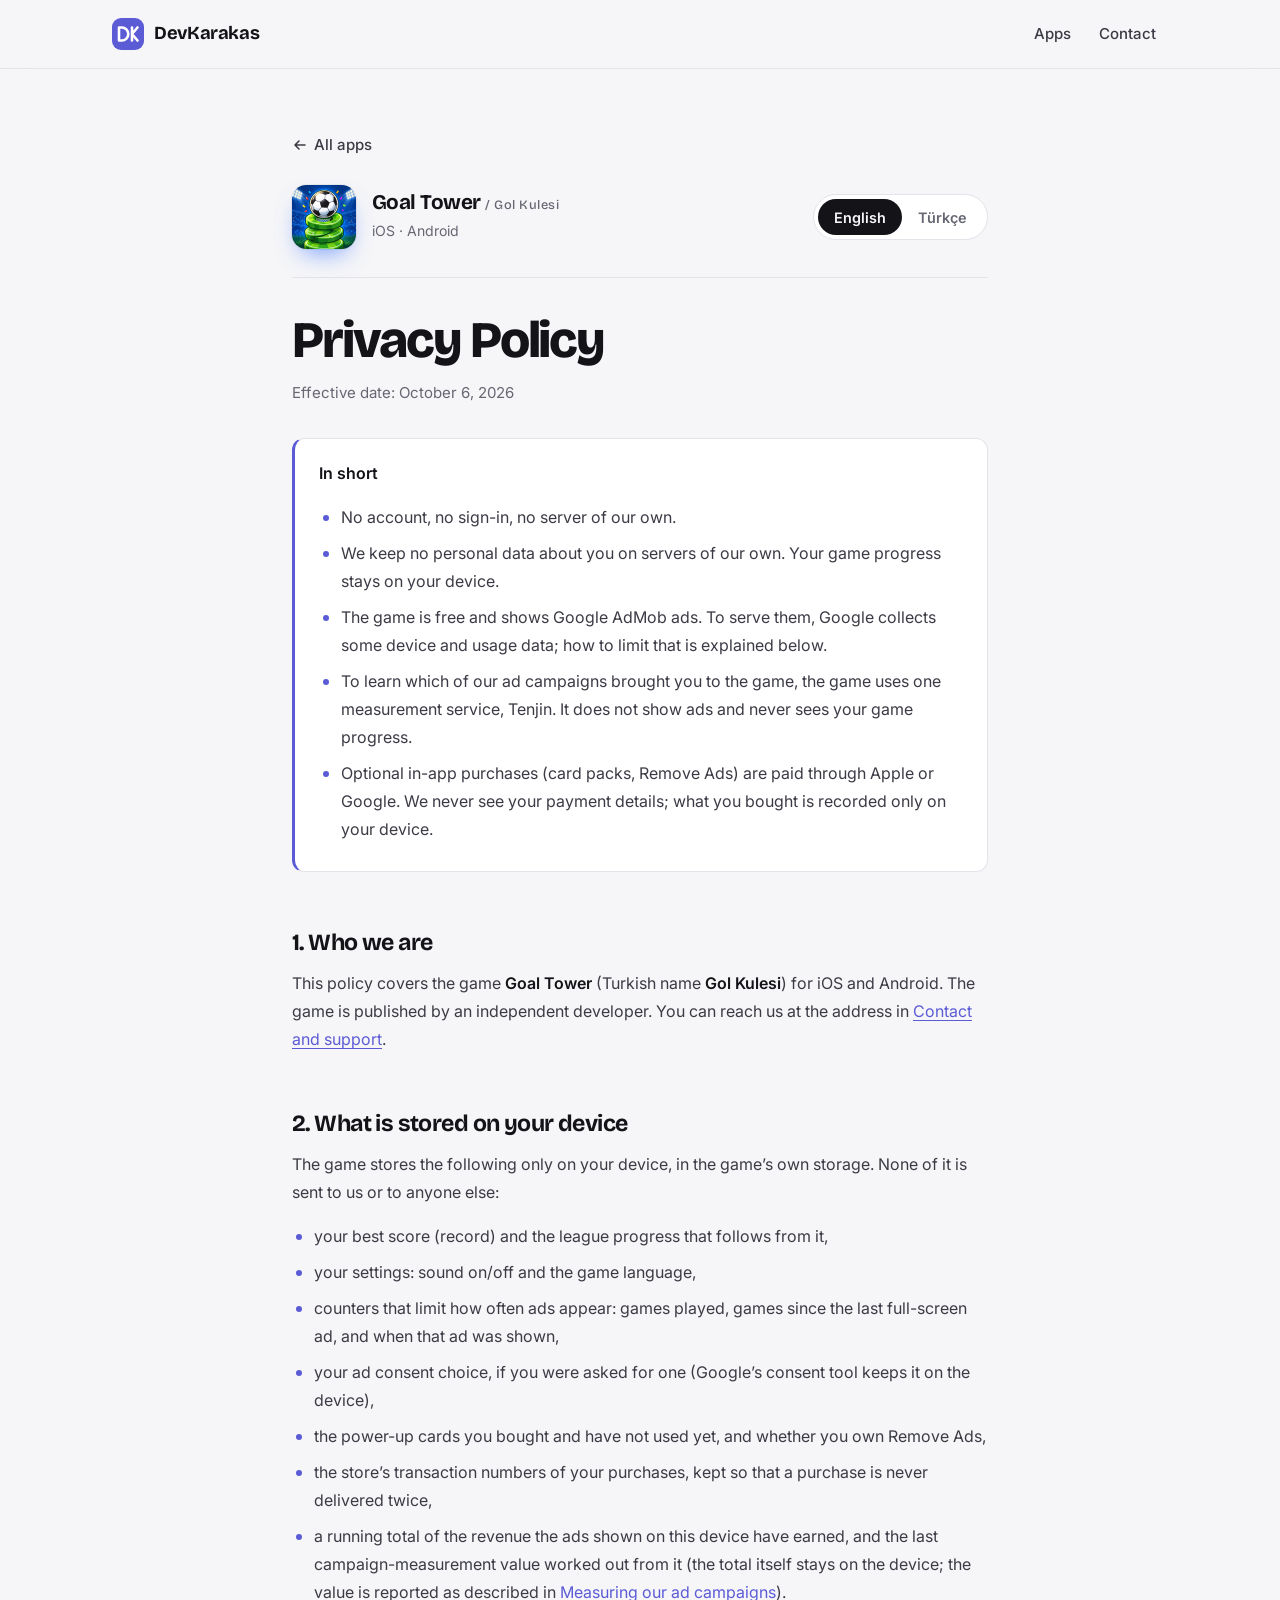
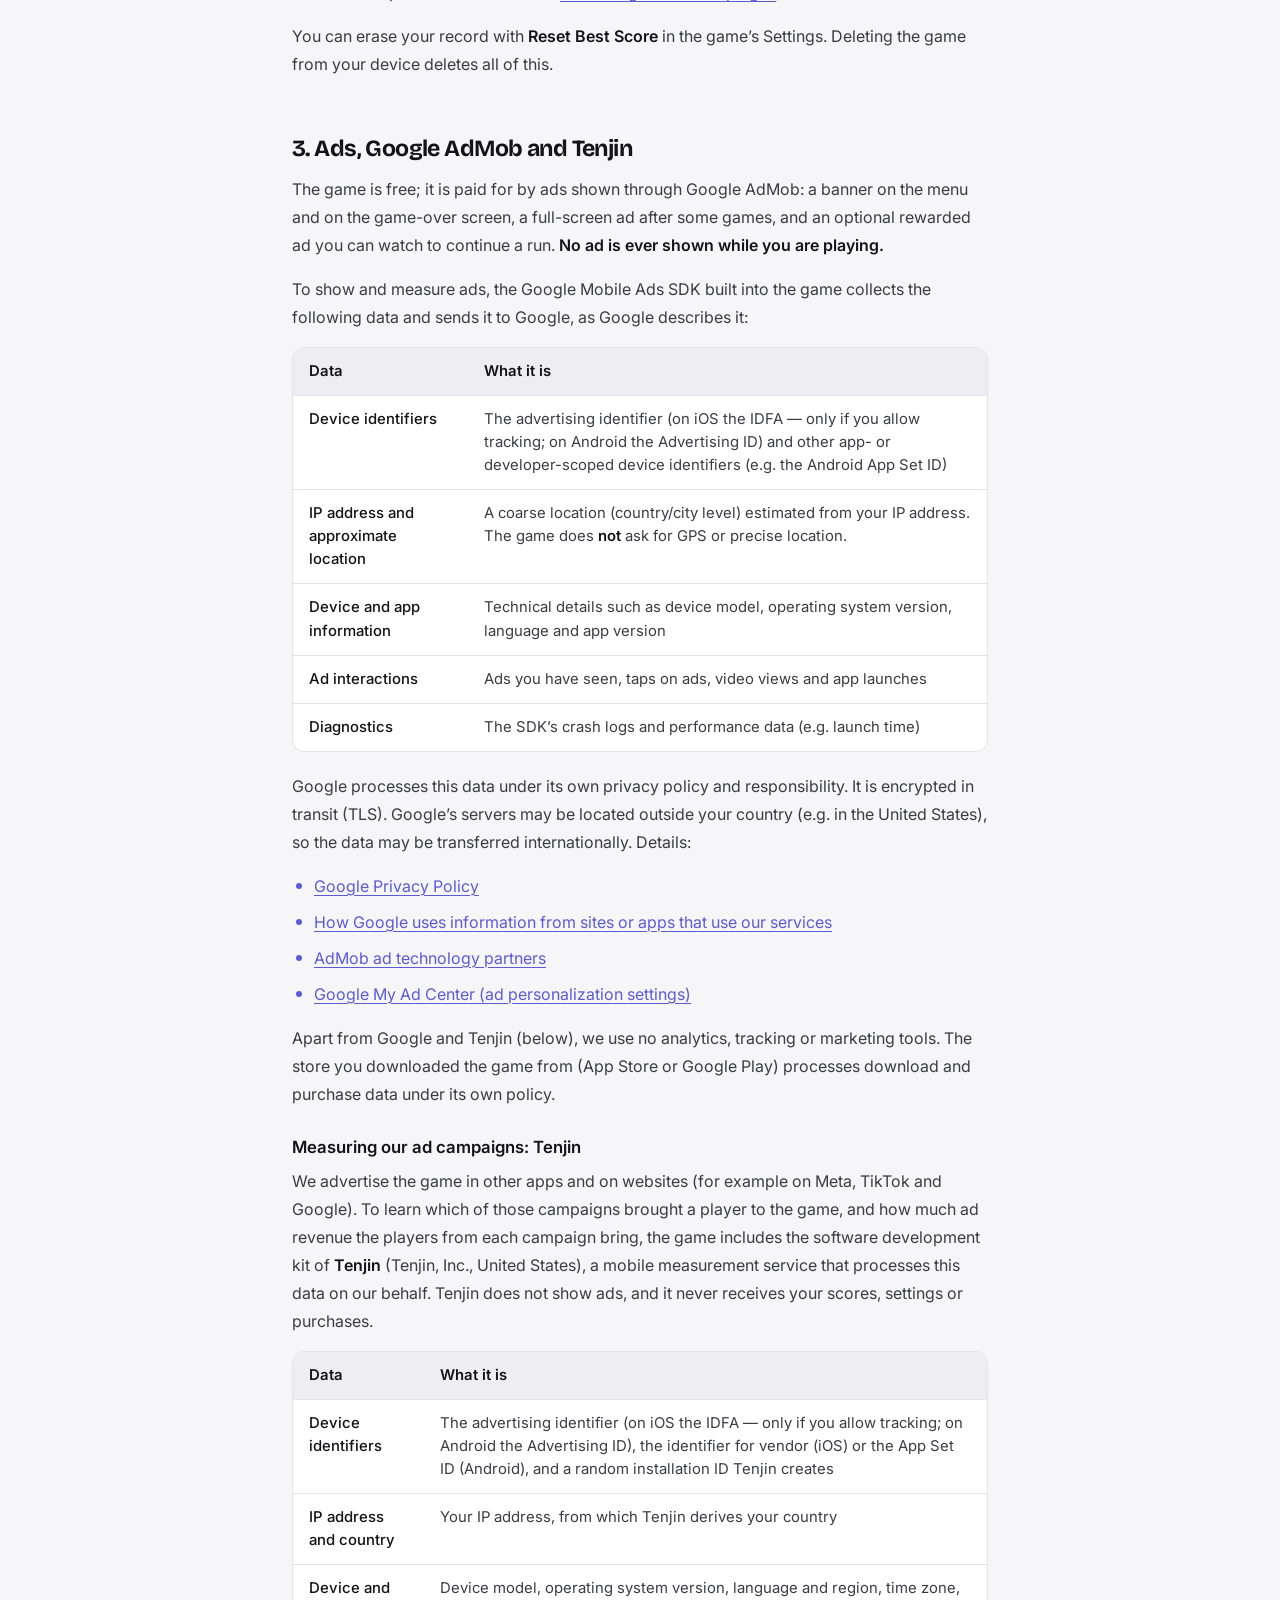
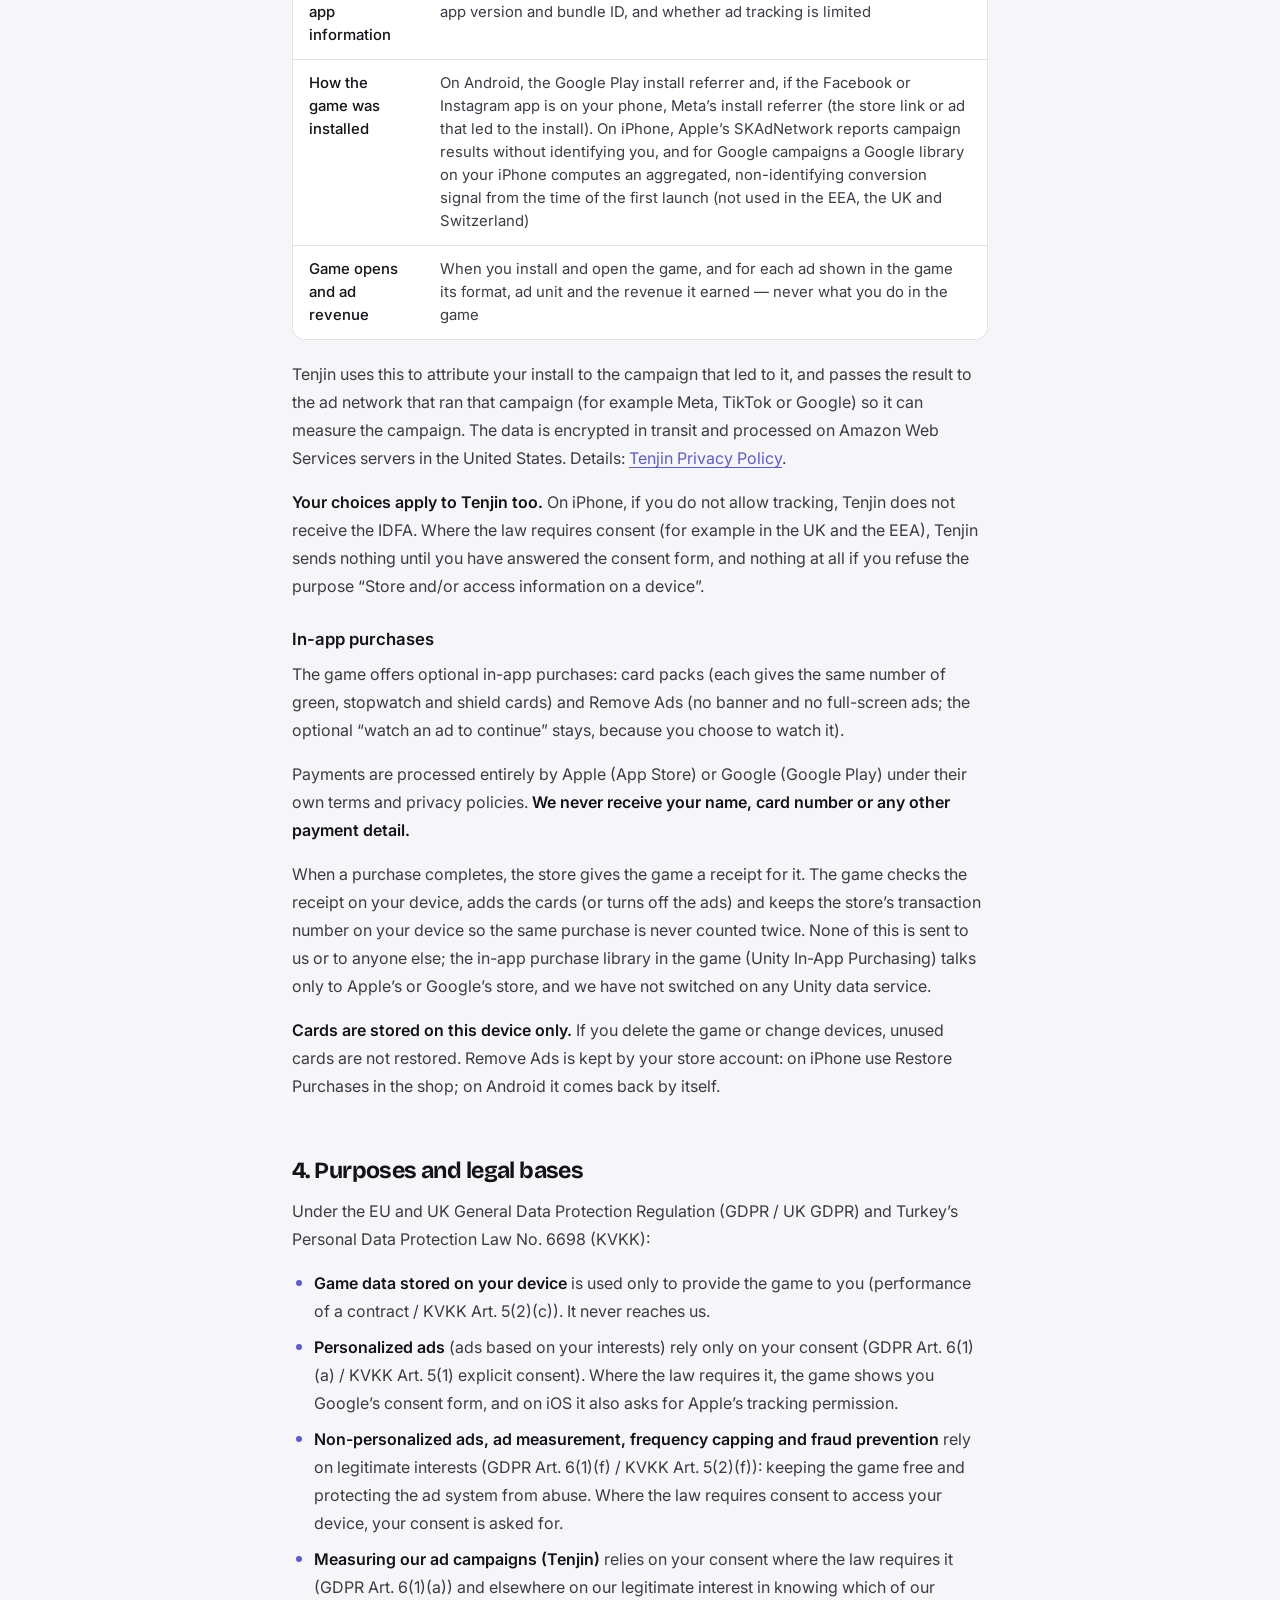
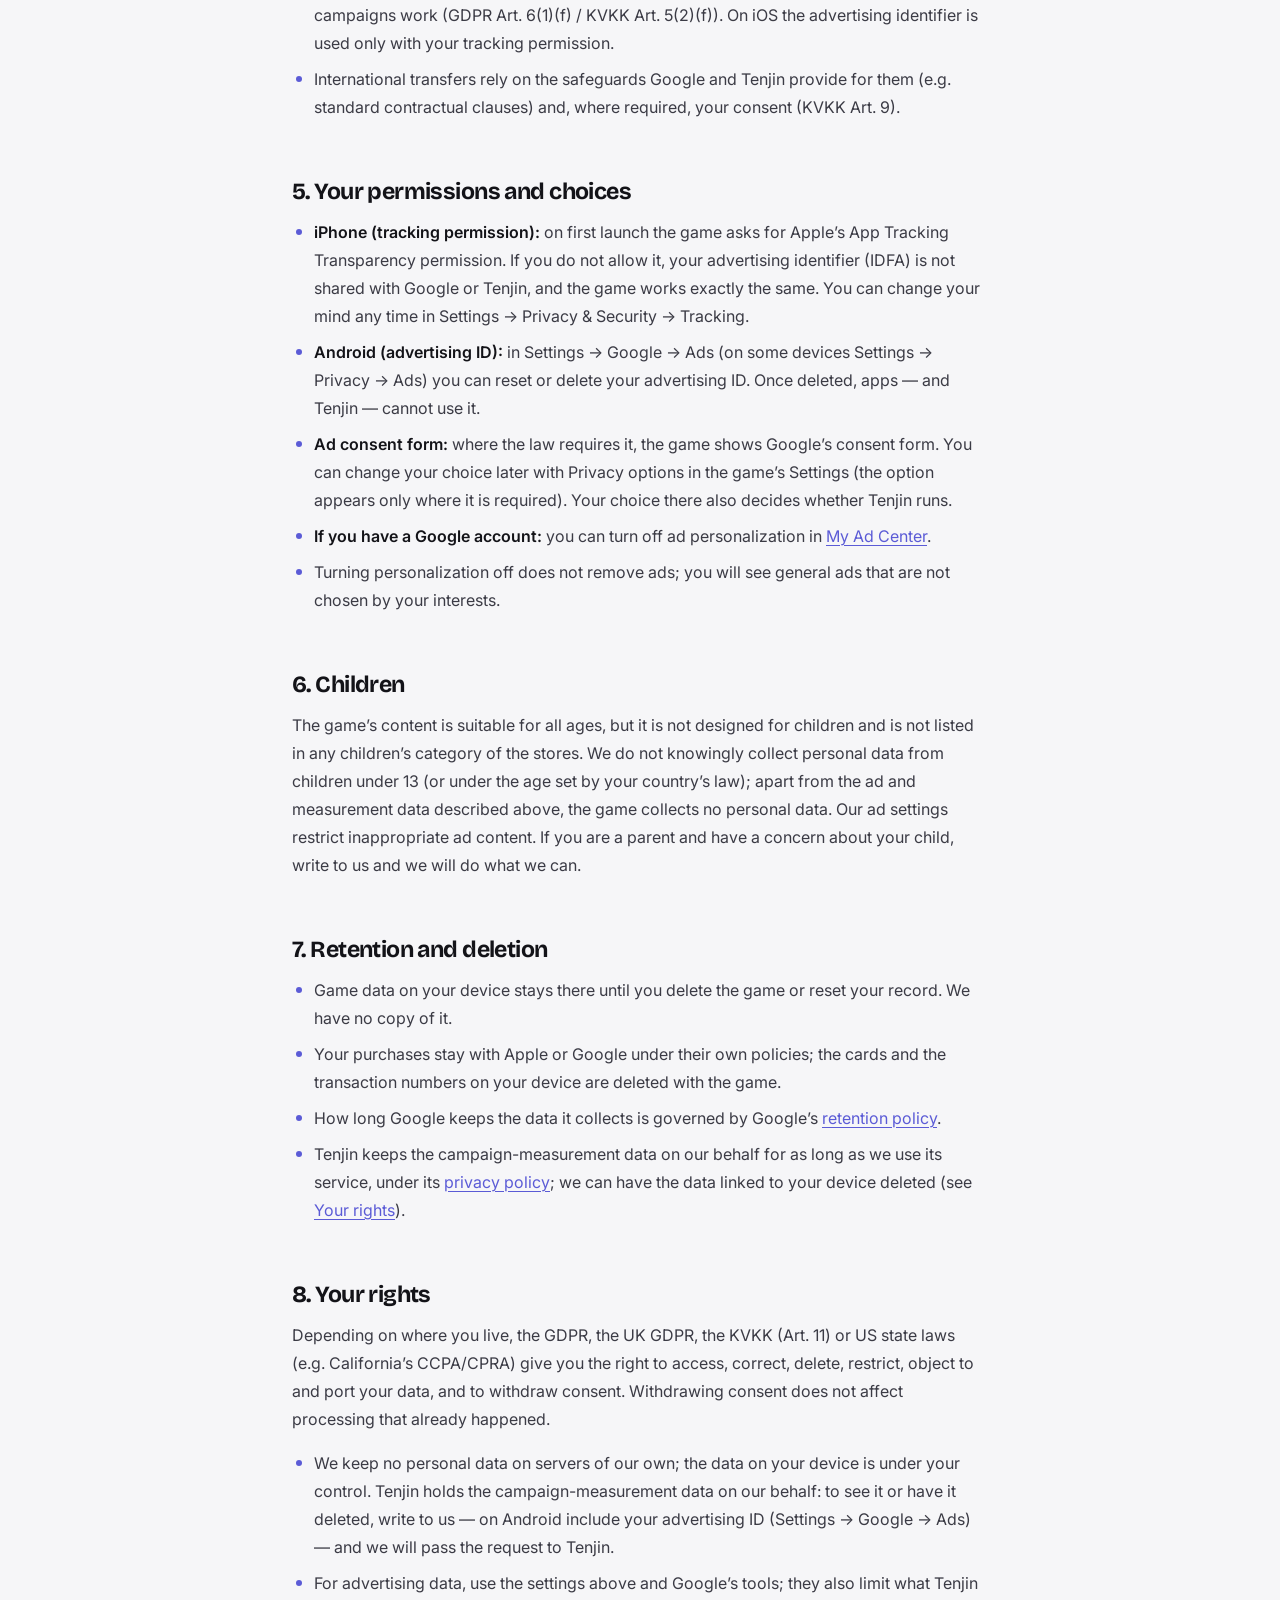
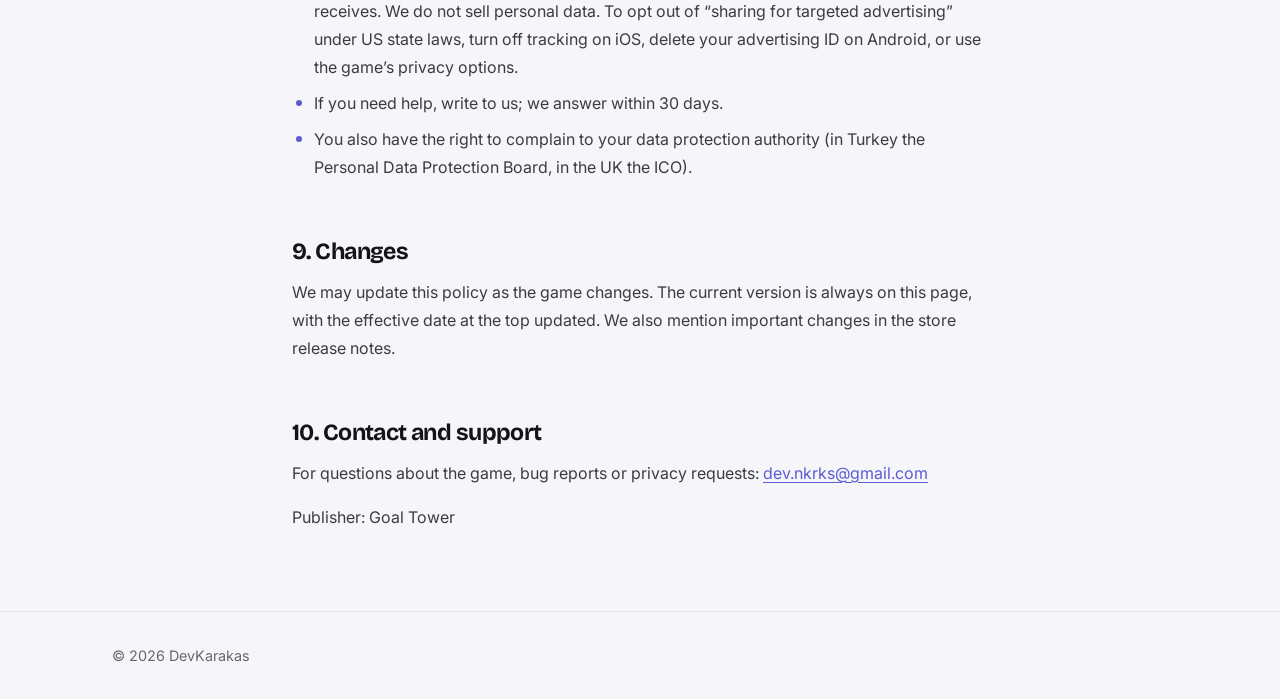
<file: apps/goal-tower/privacy.html>
<!doctype html>
<html lang="en">
<head>
  <meta charset="utf-8">
  <meta name="viewport" content="width=device-width, initial-scale=1">
  <title>Privacy Policy — Goal Tower</title>
  <meta name="description" content="Privacy Policy for Goal Tower (Gol Kulesi) by DevKarakas: no account, no own server. Ads by Google AdMob, campaign measurement by Tenjin. Available in English and Turkish.">
  <meta name="theme-color" content="#f6f6f8" media="(prefers-color-scheme: light)">
  <meta name="theme-color" content="#0b0b0f" media="(prefers-color-scheme: dark)">
  <link rel="canonical" href="https://devkarakas.github.io/apps/goal-tower/privacy.html">
  <link rel="icon" href="../../assets/favicon.svg" type="image/svg+xml">
  <link rel="preconnect" href="https://fonts.googleapis.com">
  <link rel="preconnect" href="https://fonts.gstatic.com" crossorigin>
  <link rel="stylesheet" href="https://fonts.googleapis.com/css2?family=Bricolage+Grotesque:opsz,wght@12..96,600..800&family=Inter:wght@400;500;600&display=swap">
  <link rel="stylesheet" href="../../assets/styles.css">
  <script src="../../assets/policy.js" defer></script>
</head>
<body>
  <a class="skip-link" href="#policy">Skip to policy</a>

  <header class="site-header">
    <div class="container site-header__inner">
      <a class="brand" href="../../" aria-label="DevKarakas home">
        <img class="brand__mark" src="../../assets/favicon.svg" alt="" width="32" height="32">
        DevKarakas
      </a>
      <nav class="site-nav" aria-label="Main">
        <a href="../../#apps">Apps</a>
        <a href="../../#contact">Contact</a>
      </nav>
    </div>
  </header>

  <main class="policy" id="policy">
    <div class="container policy__inner">
      <a class="text-link back-link" href="../../#apps">
        <svg viewBox="0 0 16 16" fill="none" stroke="currentColor" stroke-width="1.6" stroke-linecap="round" stroke-linejoin="round" aria-hidden="true"><path d="M3 8h10M9 4l4 4-4 4"/></svg>
        All apps
      </a>

      <div class="policy-head" style="--tint: #2f6bff">
        <div class="policy-head__app">
          <img class="app-icon" src="../../assets/icons/goal-tower.jpg" alt="" width="64" height="64">
          <div>
            <p class="policy-head__name">Goal Tower <span class="lang-tag">/ Gol Kulesi</span></p>
            <p class="policy-head__stores">iOS · Android</p>
          </div>
        </div>
        <div class="lang-switch" role="group" aria-label="Language">
          <button type="button" data-lang="en" aria-pressed="true" lang="en">English</button>
          <button type="button" data-lang="tr" aria-pressed="false" lang="tr">Türkçe</button>
        </div>
      </div>

      <!-- ============================== ENGLISH ============================== -->
      <article class="prose" data-lang="en" lang="en">
        <h1>Privacy Policy</h1>
        <p class="policy-date">Effective date: October 6, 2026</p>

        <div class="callout">
          <p class="callout__title">In short</p>
          <ul>
            <li>No account, no sign-in, no server of our own.</li>
            <li>We keep no personal data about you on servers of our own. Your game progress stays on your device.</li>
            <li>The game is free and shows Google AdMob ads. To serve them, Google collects some device and usage data; how to limit that is explained below.</li>
            <li>To learn which of our ad campaigns brought you to the game, the game uses one measurement service, Tenjin. It does not show ads and never sees your game progress.</li>
            <li>Optional in-app purchases (card packs, Remove Ads) are paid through Apple or Google. We never see your payment details; what you bought is recorded only on your device.</li>
          </ul>
        </div>

        <h2 id="en-who">1. Who we are</h2>
        <p>This policy covers the game <strong>Goal Tower</strong> (Turkish name <strong>Gol Kulesi</strong>) for iOS and Android. The game is published by an independent developer. You can reach us at the address in <a href="#en-contact">Contact and support</a>.</p>

        <h2 id="en-device">2. What is stored on your device</h2>
        <p>The game stores the following only on your device, in the game’s own storage. None of it is sent to us or to anyone else:</p>
        <ul>
          <li>your best score (record) and the league progress that follows from it,</li>
          <li>your settings: sound on/off and the game language,</li>
          <li>counters that limit how often ads appear: games played, games since the last full-screen ad, and when that ad was shown,</li>
          <li>your ad consent choice, if you were asked for one (Google’s consent tool keeps it on the device),</li>
          <li>the power-up cards you bought and have not used yet, and whether you own Remove Ads,</li>
          <li>the store’s transaction numbers of your purchases, kept so that a purchase is never delivered twice,</li>
          <li>a running total of the revenue the ads shown on this device have earned, and the last campaign-measurement value worked out from it (the total itself stays on the device; the value is reported as described in <a href="#en-tenjin">Measuring our ad campaigns</a>).</li>
        </ul>
        <p>You can erase your record with <strong>Reset Best Score</strong> in the game’s Settings. Deleting the game from your device deletes all of this.</p>

        <h2 id="en-ads">3. Ads, Google AdMob and Tenjin</h2>
        <p>The game is free; it is paid for by ads shown through Google AdMob: a banner on the menu and on the game-over screen, a full-screen ad after some games, and an optional rewarded ad you can watch to continue a run. <strong>No ad is ever shown while you are playing.</strong></p>
        <p>To show and measure ads, the Google Mobile Ads SDK built into the game collects the following data and sends it to Google, as Google describes it:</p>
        <div class="table-wrap">
          <table>
            <thead>
              <tr><th scope="col">Data</th><th scope="col">What it is</th></tr>
            </thead>
            <tbody>
              <tr><td>Device identifiers</td><td>The advertising identifier (on iOS the IDFA — only if you allow tracking; on Android the Advertising ID) and other app- or developer-scoped device identifiers (e.g. the Android App Set ID)</td></tr>
              <tr><td>IP address and approximate location</td><td>A coarse location (country/city level) estimated from your IP address. The game does <strong>not</strong> ask for GPS or precise location.</td></tr>
              <tr><td>Device and app information</td><td>Technical details such as device model, operating system version, language and app version</td></tr>
              <tr><td>Ad interactions</td><td>Ads you have seen, taps on ads, video views and app launches</td></tr>
              <tr><td>Diagnostics</td><td>The SDK’s crash logs and performance data (e.g. launch time)</td></tr>
            </tbody>
          </table>
        </div>
        <p>Google processes this data under its own privacy policy and responsibility. It is encrypted in transit (TLS). Google’s servers may be located outside your country (e.g. in the United States), so the data may be transferred internationally. Details:</p>
        <ul>
          <li><a href="https://policies.google.com/privacy" target="_blank" rel="noopener">Google Privacy Policy</a></li>
          <li><a href="https://policies.google.com/technologies/partner-sites" target="_blank" rel="noopener">How Google uses information from sites or apps that use our services</a></li>
          <li><a href="https://support.google.com/admob/answer/9012903" target="_blank" rel="noopener">AdMob ad technology partners</a></li>
          <li><a href="https://myadcenter.google.com/" target="_blank" rel="noopener">Google My Ad Center (ad personalization settings)</a></li>
        </ul>
        <p>Apart from Google and Tenjin (below), we use no analytics, tracking or marketing tools. The store you downloaded the game from (App Store or Google Play) processes download and purchase data under its own policy.</p>

        <h3 id="en-tenjin">Measuring our ad campaigns: Tenjin</h3>
        <p>We advertise the game in other apps and on websites (for example on Meta, TikTok and Google). To learn which of those campaigns brought a player to the game, and how much ad revenue the players from each campaign bring, the game includes the software development kit of <strong>Tenjin</strong> (Tenjin, Inc., United States), a mobile measurement service that processes this data on our behalf. Tenjin does not show ads, and it never receives your scores, settings or purchases.</p>
        <div class="table-wrap">
          <table>
            <thead>
              <tr><th scope="col">Data</th><th scope="col">What it is</th></tr>
            </thead>
            <tbody>
              <tr><td>Device identifiers</td><td>The advertising identifier (on iOS the IDFA — only if you allow tracking; on Android the Advertising ID), the identifier for vendor (iOS) or the App Set ID (Android), and a random installation ID Tenjin creates</td></tr>
              <tr><td>IP address and country</td><td>Your IP address, from which Tenjin derives your country</td></tr>
              <tr><td>Device and app information</td><td>Device model, operating system version, language and region, time zone, app version and bundle ID, and whether ad tracking is limited</td></tr>
              <tr><td>How the game was installed</td><td>On Android, the Google Play install referrer and, if the Facebook or Instagram app is on your phone, Meta’s install referrer (the store link or ad that led to the install). On iPhone, Apple’s SKAdNetwork reports campaign results without identifying you, and for Google campaigns a Google library on your iPhone computes an aggregated, non-identifying conversion signal from the time of the first launch (not used in the EEA, the UK and Switzerland)</td></tr>
              <tr><td>Game opens and ad revenue</td><td>When you install and open the game, and for each ad shown in the game its format, ad unit and the revenue it earned — never what you do in the game</td></tr>
            </tbody>
          </table>
        </div>
        <p>Tenjin uses this to attribute your install to the campaign that led to it, and passes the result to the ad network that ran that campaign (for example Meta, TikTok or Google) so it can measure the campaign. The data is encrypted in transit and processed on Amazon Web Services servers in the United States. Details: <a href="https://tenjin.com/privacy/" target="_blank" rel="noopener">Tenjin Privacy Policy</a>.</p>
        <p><strong>Your choices apply to Tenjin too.</strong> On iPhone, if you do not allow tracking, Tenjin does not receive the IDFA. Where the law requires consent (for example in the UK and the EEA), Tenjin sends nothing until you have answered the consent form, and nothing at all if you refuse the purpose “Store and/or access information on a device”.</p>

        <h3>In-app purchases</h3>
        <p>The game offers optional in-app purchases: card packs (each gives the same number of green, stopwatch and shield cards) and Remove Ads (no banner and no full-screen ads; the optional “watch an ad to continue” stays, because you choose to watch it).</p>
        <p>Payments are processed entirely by Apple (App Store) or Google (Google Play) under their own terms and privacy policies. <strong>We never receive your name, card number or any other payment detail.</strong></p>
        <p>When a purchase completes, the store gives the game a receipt for it. The game checks the receipt on your device, adds the cards (or turns off the ads) and keeps the store’s transaction number on your device so the same purchase is never counted twice. None of this is sent to us or to anyone else; the in-app purchase library in the game (Unity In-App Purchasing) talks only to Apple’s or Google’s store, and we have not switched on any Unity data service.</p>
        <p><strong>Cards are stored on this device only.</strong> If you delete the game or change devices, unused cards are not restored. Remove Ads is kept by your store account: on iPhone use Restore Purchases in the shop; on Android it comes back by itself.</p>

        <h2 id="en-bases">4. Purposes and legal bases</h2>
        <p>Under the EU and UK General Data Protection Regulation (GDPR / UK GDPR) and Turkey’s Personal Data Protection Law No. 6698 (KVKK):</p>
        <ul>
          <li><strong>Game data stored on your device</strong> is used only to provide the game to you (performance of a contract / KVKK Art. 5(2)(c)). It never reaches us.</li>
          <li><strong>Personalized ads</strong> (ads based on your interests) rely only on your consent (GDPR Art. 6(1)(a) / KVKK Art. 5(1) explicit consent). Where the law requires it, the game shows you Google’s consent form, and on iOS it also asks for Apple’s tracking permission.</li>
          <li><strong>Non-personalized ads, ad measurement, frequency capping and fraud prevention</strong> rely on legitimate interests (GDPR Art. 6(1)(f) / KVKK Art. 5(2)(f)): keeping the game free and protecting the ad system from abuse. Where the law requires consent to access your device, your consent is asked for.</li>
          <li><strong>Measuring our ad campaigns (Tenjin)</strong> relies on your consent where the law requires it (GDPR Art. 6(1)(a)) and elsewhere on our legitimate interest in knowing which of our campaigns work (GDPR Art. 6(1)(f) / KVKK Art. 5(2)(f)). On iOS the advertising identifier is used only with your tracking permission.</li>
          <li>International transfers rely on the safeguards Google and Tenjin provide for them (e.g. standard contractual clauses) and, where required, your consent (KVKK Art. 9).</li>
        </ul>

        <h2 id="en-choices">5. Your permissions and choices</h2>
        <ul>
          <li><strong>iPhone (tracking permission):</strong> on first launch the game asks for Apple’s App Tracking Transparency permission. If you do not allow it, your advertising identifier (IDFA) is not shared with Google or Tenjin, and the game works exactly the same. You can change your mind any time in Settings → Privacy &amp; Security → Tracking.</li>
          <li><strong>Android (advertising ID):</strong> in Settings → Google → Ads (on some devices Settings → Privacy → Ads) you can reset or delete your advertising ID. Once deleted, apps — and Tenjin — cannot use it.</li>
          <li><strong>Ad consent form:</strong> where the law requires it, the game shows Google’s consent form. You can change your choice later with Privacy options in the game’s Settings (the option appears only where it is required). Your choice there also decides whether Tenjin runs.</li>
          <li><strong>If you have a Google account:</strong> you can turn off ad personalization in <a href="https://myadcenter.google.com/" target="_blank" rel="noopener">My Ad Center</a>.</li>
          <li>Turning personalization off does not remove ads; you will see general ads that are not chosen by your interests.</li>
        </ul>

        <h2 id="en-children">6. Children</h2>
        <p>The game’s content is suitable for all ages, but it is not designed for children and is not listed in any children’s category of the stores. We do not knowingly collect personal data from children under 13 (or under the age set by your country’s law); apart from the ad and measurement data described above, the game collects no personal data. Our ad settings restrict inappropriate ad content. If you are a parent and have a concern about your child, write to us and we will do what we can.</p>

        <h2 id="en-retention">7. Retention and deletion</h2>
        <ul>
          <li>Game data on your device stays there until you delete the game or reset your record. We have no copy of it.</li>
          <li>Your purchases stay with Apple or Google under their own policies; the cards and the transaction numbers on your device are deleted with the game.</li>
          <li>How long Google keeps the data it collects is governed by Google’s <a href="https://policies.google.com/technologies/retention" target="_blank" rel="noopener">retention policy</a>.</li>
          <li>Tenjin keeps the campaign-measurement data on our behalf for as long as we use its service, under its <a href="https://tenjin.com/privacy/" target="_blank" rel="noopener">privacy policy</a>; we can have the data linked to your device deleted (see <a href="#en-rights">Your rights</a>).</li>
        </ul>

        <h2 id="en-rights">8. Your rights</h2>
        <p>Depending on where you live, the GDPR, the UK GDPR, the KVKK (Art. 11) or US state laws (e.g. California’s CCPA/CPRA) give you the right to access, correct, delete, restrict, object to and port your data, and to withdraw consent. Withdrawing consent does not affect processing that already happened.</p>
        <ul>
          <li>We keep no personal data on servers of our own; the data on your device is under your control. Tenjin holds the campaign-measurement data on our behalf: to see it or have it deleted, write to us — on Android include your advertising ID (Settings → Google → Ads) — and we will pass the request to Tenjin.</li>
          <li>For advertising data, use the settings above and Google’s tools; they also limit what Tenjin receives. We do not sell personal data. To opt out of “sharing for targeted advertising” under US state laws, turn off tracking on iOS, delete your advertising ID on Android, or use the game’s privacy options.</li>
          <li>If you need help, write to us; we answer within 30 days.</li>
          <li>You also have the right to complain to your data protection authority (in Turkey the Personal Data Protection Board, in the UK the ICO).</li>
        </ul>

        <h2 id="en-changes">9. Changes</h2>
        <p>We may update this policy as the game changes. The current version is always on this page, with the effective date at the top updated. We also mention important changes in the store release notes.</p>

        <h2 id="en-contact">10. Contact and support</h2>
        <p>For questions about the game, bug reports or privacy requests: <a href="mailto:dev.nkrks@gmail.com">dev.nkrks@gmail.com</a></p>
        <p>Publisher: Goal Tower</p>
      </article>

      <!-- ============================== TÜRKÇE ============================== -->
      <article class="prose" data-lang="tr" lang="tr" hidden>
        <h1>Gizlilik Politikası</h1>
        <p class="policy-date">Yürürlük tarihi: 6 Ekim 2026</p>

        <div class="callout">
          <p class="callout__title">Kısaca</p>
          <ul>
            <li>Hesap yok, giriş yok, kendi sunucumuz yok.</li>
            <li>Senin hakkında kendi sunucularımızda hiçbir kişisel veri tutmuyoruz. Oyun ilerlemen yalnızca cihazında durur.</li>
            <li>Oyun ücretsizdir ve Google AdMob reklamları gösterir. Reklamları gösterebilmek için Google bazı cihaz ve kullanım verilerini toplar; bunu nasıl sınırlayabileceğin aşağıda anlatılıyor.</li>
            <li>Oyunu hangi reklam kampanyamızdan bulduğunu ölçmek için oyunda tek bir ölçüm hizmeti var: Tenjin. Reklam göstermez ve oyun ilerlemeni görmez.</li>
            <li>İsteğe bağlı uygulama içi satın almalar (kart paketleri, Reklamları Kaldır) Apple veya Google üzerinden ödenir. Ödeme bilgilerini asla görmeyiz; ne satın aldığın yalnızca cihazında kayıtlıdır.</li>
          </ul>
        </div>

        <h2 id="tr-who">1. Biz kimiz</h2>
        <p>Bu politika, iOS ve Android için yayımlanan <strong>Goal Tower</strong> (Türkçe adıyla <strong>Gol Kulesi</strong>) oyununu kapsar. Oyun, bağımsız bir geliştirici tarafından yayımlanır. Bize <a href="#tr-contact">İletişim ve destek</a> bölümündeki adresten ulaşabilirsin.</p>

        <h2 id="tr-device">2. Cihazında saklanan bilgiler</h2>
        <p>Oyun aşağıdaki bilgileri yalnızca kendi cihazında, oyunun kendi depolama alanında saklar. Bu bilgiler bize ya da başka birine gönderilmez:</p>
        <ul>
          <li>en yüksek skorun (rekor) ve buna bağlı lig ilerlemen,</li>
          <li>ayarların: ses açık/kapalı ve oyun dili,</li>
          <li>reklam sıklığını sınırlamak için sayaçlar: oynanan oyun sayısı, son tam ekran reklamdan bu yana geçen oyun sayısı ve o reklamın zamanı,</li>
          <li>varsa reklam izni seçimin (bunu Google’ın izin aracı cihazında saklar),</li>
          <li>satın aldığın ve henüz kullanmadığın güç kartları ile Reklamları Kaldır’a sahip olup olmadığın,</li>
          <li>bir satın almanın iki kez teslim edilmemesi için mağazanın satın alma işlem numaraları,</li>
          <li>bu cihazda gösterilen reklamların kazandırdığı toplam gelir ve ondan hesaplanan son kampanya ölçüm değeri (toplamın kendisi cihazda kalır; değer, <a href="#tr-tenjin">Reklam kampanyalarımızı ölçmek</a> bölümünde anlatıldığı gibi bildirilir).</li>
        </ul>
        <p>Rekorunu oyunun Ayarlar ekranındaki <strong>Rekoru Sıfırla</strong> ile silebilirsin. Oyunu cihazından sildiğinde bu bilgilerin tamamı da silinir.</p>

        <h2 id="tr-ads">3. Reklamlar, Google AdMob ve Tenjin</h2>
        <p>Oyun ücretsizdir; masrafları Google AdMob aracılığıyla gösterilen reklamlarla karşılanır: menüde ve oyun sonu ekranında bir banner, bazı oyunların sonunda tam ekran bir reklam ve istersen izleyip oyuna devam edebileceğin ödüllü bir reklam. <strong>Oyun oynanırken hiçbir zaman reklam gösterilmez.</strong></p>
        <p>Reklamları gösterip ölçebilmek için oyuna eklenen Google Mobile Ads SDK’sı, Google’ın açıkladığı şekilde şu verileri toplar ve Google’a gönderir:</p>
        <div class="table-wrap">
          <table>
            <thead>
              <tr><th scope="col">Veri</th><th scope="col">Açıklama</th></tr>
            </thead>
            <tbody>
              <tr><td>Cihaz tanımlayıcıları</td><td>Reklam kimliği (iOS’ta IDFA — yalnızca izlemeye izin verirsen; Android’de Reklam Kimliği) ve uygulamaya/geliştiriciye özgü diğer cihaz tanımlayıcıları (ör. Android App Set ID)</td></tr>
              <tr><td>IP adresi ve yaklaşık konum</td><td>IP adresinden tahmin edilen kaba konum (ülke/şehir düzeyi). Oyun GPS veya hassas konum <strong>istemez</strong>.</td></tr>
              <tr><td>Cihaz ve uygulama bilgileri</td><td>Cihaz modeli, işletim sistemi sürümü, dil, uygulama sürümü gibi teknik bilgiler</td></tr>
              <tr><td>Reklam etkileşimleri</td><td>Gördüğün reklamlar, reklamlara dokunmalar, video izlemeleri, uygulamanın açılması gibi etkileşimler</td></tr>
              <tr><td>Tanılama verileri</td><td>SDK’nın çökme kayıtları ve performans verileri (ör. açılış süresi)</td></tr>
            </tbody>
          </table>
        </div>
        <p>Google bu verileri kendi gizlilik politikası kapsamında, kendi sorumluluğunda işler. Veriler aktarım sırasında şifrelenir (TLS). Google’ın sunucuları Türkiye dışında (ör. ABD) bulunabilir; bu nedenle veriler yurt dışına aktarılabilir. Ayrıntılar:</p>
        <ul>
          <li><a href="https://policies.google.com/privacy" target="_blank" rel="noopener">Google Gizlilik Politikası</a></li>
          <li><a href="https://policies.google.com/technologies/partner-sites" target="_blank" rel="noopener">Google’ın, hizmetlerini kullanan site ve uygulamalardan gelen bilgileri nasıl kullandığı</a></li>
          <li><a href="https://support.google.com/admob/answer/9012903" target="_blank" rel="noopener">AdMob reklam teknolojisi iş ortakları listesi</a></li>
          <li><a href="https://myadcenter.google.com/" target="_blank" rel="noopener">Google Reklam Merkezim (reklam kişiselleştirme ayarları)</a></li>
        </ul>
        <p>Google ve aşağıda anlatılan Tenjin dışında hiçbir analiz, takip veya pazarlama aracı kullanmıyoruz. Oyunu indirdiğin mağaza (App Store veya Google Play) da kendi politikası kapsamında indirme ve satın alma verilerini işler.</p>

        <h3 id="tr-tenjin">Reklam kampanyalarımızı ölçmek: Tenjin</h3>
        <p>Oyunun reklamını başka uygulamalarda ve web sitelerinde (ör. Meta, TikTok ve Google’da) veriyoruz. Bu kampanyalardan hangisinin bir oyuncuyu oyuna getirdiğini ve her kampanyadan gelen oyuncuların ne kadar reklam geliri sağladığını öğrenmek için oyunda <strong>Tenjin</strong>’in (Tenjin, Inc., ABD) yazılım geliştirme kiti var; Tenjin bu verileri bizim adımıza işleyen bir mobil ölçüm hizmetidir. Tenjin reklam göstermez; skorlarını, ayarlarını veya satın almalarını asla almaz.</p>
        <div class="table-wrap">
          <table>
            <thead>
              <tr><th scope="col">Veri</th><th scope="col">Açıklama</th></tr>
            </thead>
            <tbody>
              <tr><td>Cihaz tanımlayıcıları</td><td>Reklam kimliği (iOS’ta IDFA — yalnızca izlemeye izin verirsen; Android’de Reklam Kimliği), satıcıya özgü tanımlayıcı (iOS) veya App Set ID (Android) ve Tenjin’in oluşturduğu rastgele bir kurulum kimliği</td></tr>
              <tr><td>IP adresi ve ülke</td><td>IP adresin; Tenjin bundan ülkeni çıkarır</td></tr>
              <tr><td>Cihaz ve uygulama bilgileri</td><td>Cihaz modeli, işletim sistemi sürümü, dil ve bölge, saat dilimi, uygulama sürümü ve paket kimliği, reklam izlemenin sınırlanıp sınırlanmadığı</td></tr>
              <tr><td>Oyunun nasıl yüklendiği</td><td>Android’de Google Play yükleme yönlendiricisi ve telefonunda Facebook veya Instagram uygulaması varsa Meta’nın yükleme yönlendiricisi (yüklemeye götüren mağaza bağlantısı veya reklam). iPhone’da Apple’ın SKAdNetwork’ü kampanya sonuçlarını seni tanımlamadan bildirir; Google kampanyaları için de iPhone’undaki bir Google kütüphanesi ilk açılış zamanından toplu, seni tanımlamayan bir dönüşüm sinyali hesaplar (AEA, Birleşik Krallık ve İsviçre’de kullanılmaz)</td></tr>
              <tr><td>Oyunun açılması ve reklam geliri</td><td>Oyunu yüklediğin ve açtığın anlar; oyunda gösterilen her reklamın türü, reklam birimi ve kazandırdığı gelir — oyunda ne yaptığın asla</td></tr>
            </tbody>
          </table>
        </div>
        <p>Tenjin bunları, yüklemeni seni getiren kampanyaya bağlamak için kullanır ve sonucu o kampanyayı yürüten reklam ağına (ör. Meta, TikTok veya Google) iletir; böylece kampanya ölçülebilir. Veriler aktarım sırasında şifrelenir ve ABD’deki Amazon Web Services sunucularında işlenir. Ayrıntılar: <a href="https://tenjin.com/privacy/" target="_blank" rel="noopener">Tenjin Gizlilik Politikası</a>.</p>
        <p><strong>Seçimlerin Tenjin için de geçerlidir.</strong> iPhone’da izlemeye izin vermezsen Tenjin IDFA’yı almaz. Yasanın rıza gerektirdiği yerlerde (ör. Birleşik Krallık ve AEA) Tenjin, izin formunu cevaplayana kadar hiçbir şey göndermez; “Cihazda bilgi depolama ve/veya bilgiye erişme” amacını reddedersen hiç göndermez.</p>

        <h3>Uygulama içi satın almalar</h3>
        <p>Oyunda isteğe bağlı uygulama içi satın almalar var: kart paketleri (her biri yeşil kart, kronometre ve kalkandan eşit sayıda verir) ve Reklamları Kaldır (banner ve tam ekran reklam yok; isteğe bağlı “reklam izle, devam et” teklifi kalır, çünkü onu izlemeyi sen seçersin).</p>
        <p>Ödemeler tamamen Apple (App Store) veya Google (Google Play) tarafından, onların kendi koşulları ve gizlilik politikaları kapsamında işlenir. <strong>Adını, kart numaranı veya başka hiçbir ödeme bilgini asla almayız.</strong></p>
        <p>Satın alma tamamlandığında mağaza oyuna bir makbuz verir. Oyun bu makbuzu cihazında kontrol eder, kartları ekler (veya reklamları kapatır) ve aynı satın almanın iki kez sayılmaması için mağazanın işlem numarasını cihazında saklar. Bunların hiçbiri bize veya başka birine gönderilmez; oyundaki satın alma kütüphanesi (Unity In-App Purchasing) yalnızca Apple’ın veya Google’ın mağazasıyla konuşur ve Unity’nin hiçbir veri hizmetini açmadık.</p>
        <p><strong>Kartlar yalnızca bu cihazda saklanır.</strong> Oyunu silersen veya cihaz değiştirirsen kullanılmamış kartlar geri gelmez. Reklamları Kaldır ise mağaza hesabınla saklanır: iPhone’da mağazadaki Satın Alımları Geri Yükle ile, Android’de kendiliğinden geri gelir.</p>

        <h2 id="tr-bases">4. Amaçlar ve hukuki dayanaklar</h2>
        <p>Avrupa Birliği ve Birleşik Krallık Genel Veri Koruma Tüzüğü (GDPR / UK GDPR) ile 6698 sayılı Kişisel Verilerin Korunması Kanunu (KVKK) bakımından:</p>
        <ul>
          <li><strong>Cihazda saklanan oyun verileri</strong> yalnızca oyunu sana sunmak için kullanılır (sözleşmenin ifası / KVKK m.5/2-c). Bu veriler bize ulaşmaz.</li>
          <li><strong>Kişiselleştirilmiş reklamlar</strong> (ilgi alanlarına göre reklam) yalnızca rızana dayanır (GDPR m.6/1-a / KVKK m.5/1 açık rıza). Yasanın gerektirdiği yerlerde oyun sana Google’ın izin formunu gösterir; iOS’ta ayrıca Apple’ın izleme iznini sorar.</li>
          <li><strong>Kişiselleştirilmemiş reklamlar, reklam ölçümü, sıklık sınırlama ve dolandırıcılığın önlenmesi</strong> meşru menfaate dayanır (GDPR m.6/1-f / KVKK m.5/2-f): oyunu ücretsiz sunabilmek ve reklam sisteminin kötüye kullanılmasını önlemek. Cihaza erişim için yasa rıza gerektiriyorsa rızan istenir.</li>
          <li><strong>Reklam kampanyalarımızın ölçümü (Tenjin)</strong>, yasanın gerektirdiği yerlerde rızana (GDPR m.6/1-a), diğer yerlerde hangi kampanyalarımızın işe yaradığını bilme yönündeki meşru menfaatimize (GDPR m.6/1-f / KVKK m.5/2-f) dayanır. iOS’ta reklam kimliği yalnızca izleme iznin varsa kullanılır.</li>
          <li>Verilerin yurt dışına aktarımı, Google’ın ve Tenjin’in bu aktarımlar için sağladığı güvencelere (ör. standart sözleşme hükümleri) ve gereken yerlerde rızana dayanır (KVKK m.9).</li>
        </ul>

        <h2 id="tr-choices">5. İzinlerin ve seçimlerin</h2>
        <ul>
          <li><strong>iPhone (izleme izni):</strong> Oyun ilk açılışta Apple’ın “Uygulama İzleme Şeffaflığı” iznini sorar. İzin vermezsen reklam kimliğin (IDFA) Google’la da Tenjin’le de paylaşılmaz; oyun aynı şekilde çalışır. Kararını istediğin zaman Ayarlar → Gizlilik ve Güvenlik → İzleme bölümünden değiştirebilirsin.</li>
          <li><strong>Android (reklam kimliği):</strong> Ayarlar → Google → Reklamlar (bazı cihazlarda Ayarlar → Gizlilik → Reklamlar) bölümünden reklam kimliğini sıfırlayabilir veya silebilirsin. Silindiğinde uygulamalar da Tenjin de reklam kimliğini kullanamaz.</li>
          <li><strong>Reklam izin formu:</strong> Yasanın gerektirdiği bölgelerde oyun, Google’ın izin formunu gösterir. Seçimini daha sonra oyunun Ayarlar ekranındaki Gizlilik seçenekleri ile değiştirebilirsin (bu seçenek yalnızca gerekli olduğu bölgelerde görünür). Oradaki seçimin Tenjin’in çalışıp çalışmayacağını da belirler.</li>
          <li><strong>Google hesabın varsa:</strong> reklam kişiselleştirmeyi <a href="https://myadcenter.google.com/" target="_blank" rel="noopener">Reklam Merkezim</a> üzerinden kapatabilirsin.</li>
          <li>Kişiselleştirmeyi kapatman reklamları kaldırmaz; yalnızca ilgi alanına göre seçilmemiş (genel) reklamlar görürsün.</li>
        </ul>

        <h2 id="tr-children">6. Çocuklar</h2>
        <p>Oyun her yaşa uygun içeriktedir ancak çocuklara yönelik olarak tasarlanmamıştır ve mağazalarda çocuk kategorilerinde yer almaz. 13 yaşın altındaki çocuklardan (veya ülkenin öngördüğü yaşın altındakilerden) bilerek kişisel veri toplamıyoruz; yukarıda anlatılan reklam ve ölçüm verileri dışında oyun kişisel veri toplamaz. Reklam ayarlarımızda uygunsuz reklam içerikleri sınırlandırılmıştır. Bir ebeveyn olarak çocuğunla ilgili bir endişen varsa bize yaz; elimizden geleni yaparız.</p>

        <h2 id="tr-retention">7. Saklama süresi ve silme</h2>
        <ul>
          <li>Cihazındaki oyun verileri, oyunu silene veya rekorunu sıfırlayana kadar cihazında kalır. Bizde bu verilerin bir kopyası yoktur.</li>
          <li>Satın almaların Apple veya Google’da onların kendi politikalarına göre kalır; cihazındaki kartlar ve işlem numaraları oyunla birlikte silinir.</li>
          <li>Google’ın topladığı verilerin saklama süreleri Google’ın <a href="https://policies.google.com/technologies/retention" target="_blank" rel="noopener">veri saklama politikasına</a> tabidir.</li>
          <li>Tenjin kampanya ölçüm verilerini, hizmetini kullandığımız sürece bizim adımıza, kendi <a href="https://tenjin.com/privacy/" target="_blank" rel="noopener">gizlilik politikası</a> kapsamında saklar; cihazına bağlı verileri sildirebiliriz (bkz. <a href="#tr-rights">Hakların</a>).</li>
        </ul>

        <h2 id="tr-rights">8. Hakların</h2>
        <p>Bulunduğun yere göre GDPR, UK GDPR, KVKK (m.11) veya ABD eyalet yasaları (ör. Kaliforniya CCPA/CPRA) kapsamında verilerine erişme, düzeltme, silme, işlemeyi kısıtlama, itiraz etme, taşıma ve rızanı geri çekme hakların vardır. Rızanı geri çekmek geçmişteki işlemeyi etkilemez.</p>
        <ul>
          <li>Kendi sunucularımızda kişisel veri tutmuyoruz; cihazındaki veriler senin kontrolündedir. Kampanya ölçüm verilerini Tenjin bizim adımıza tutar: görmek ya da sildirmek için bize yaz — Android’de reklam kimliğini de ekle (Ayarlar → Google → Reklamlar) — talebini Tenjin’e iletiriz.</li>
          <li>Reklam verileri için yukarıdaki ayarları ve Google’ın araçlarını kullanabilirsin; bunlar Tenjin’in aldıklarını da sınırlar. Kişisel verilerini satmıyoruz. ABD eyalet yasalarındaki “hedefli reklam için paylaşım”ı durdurmak için iOS’ta izlemeyi kapatman, Android’de reklam kimliğini silmen veya oyundaki gizlilik seçeneklerini kullanman yeterlidir.</li>
          <li>Yardıma ihtiyacın olursa bize yaz; 30 gün içinde yanıt veririz.</li>
          <li>Ayrıca bulunduğun ülkenin veri koruma otoritesine (Türkiye’de Kişisel Verileri Koruma Kurulu, Birleşik Krallık’ta ICO) şikâyette bulunma hakkın vardır.</li>
        </ul>

        <h2 id="tr-changes">9. Değişiklikler</h2>
        <p>Bu politikayı oyun değiştikçe güncelleyebiliriz. Güncel sürüm her zaman bu sayfadadır ve en üstteki yürürlük tarihi değişir. Önemli değişiklikleri mağaza sürüm notlarında da belirtiriz.</p>

        <h2 id="tr-contact">10. İletişim ve destek</h2>
        <p>Oyunla ilgili soruların, hata bildirimlerin veya gizlilik talebin için: <a href="mailto:dev.nkrks@gmail.com">dev.nkrks@gmail.com</a></p>
        <p>Yayımcı: Goal Tower</p>
      </article>
    </div>
  </main>

  <footer class="site-footer">
    <div class="container site-footer__inner">
      <p>© 2026 DevKarakas</p>
    </div>
  </footer>
</body>
</html>
</file>
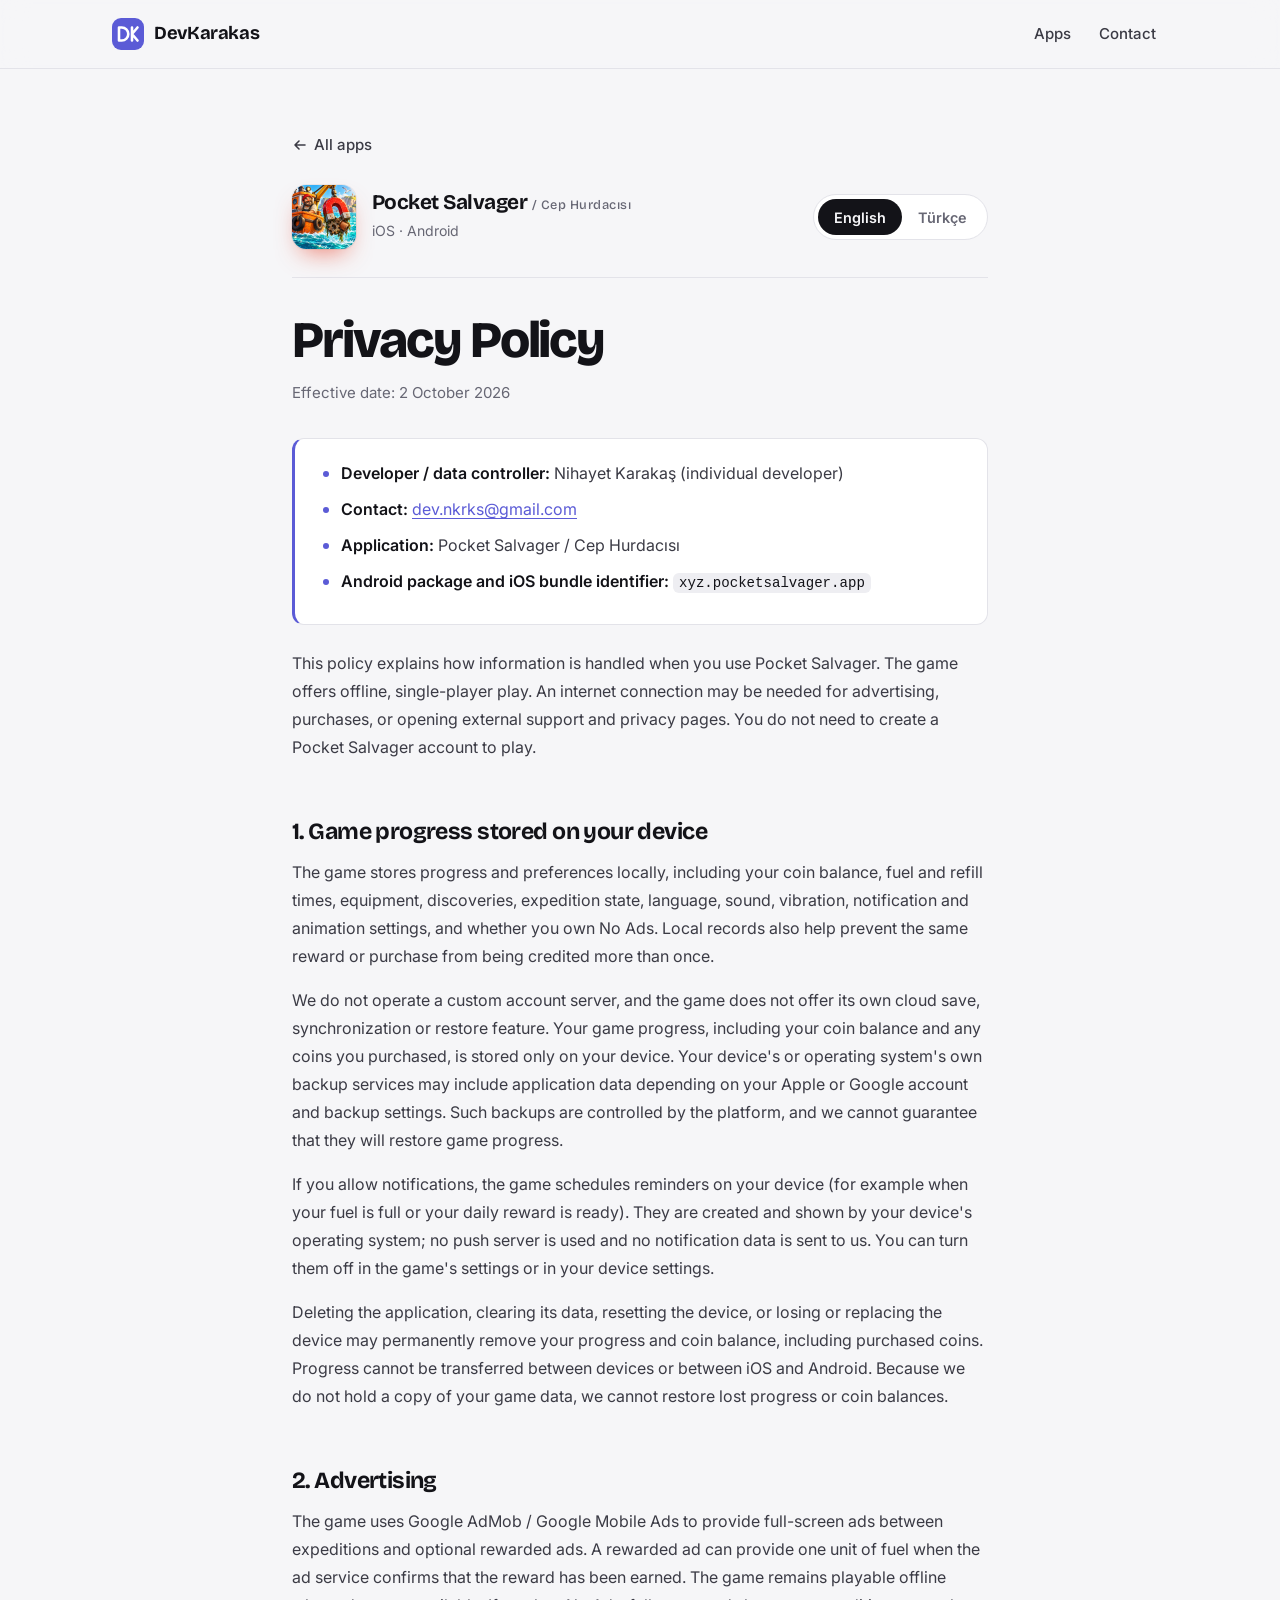
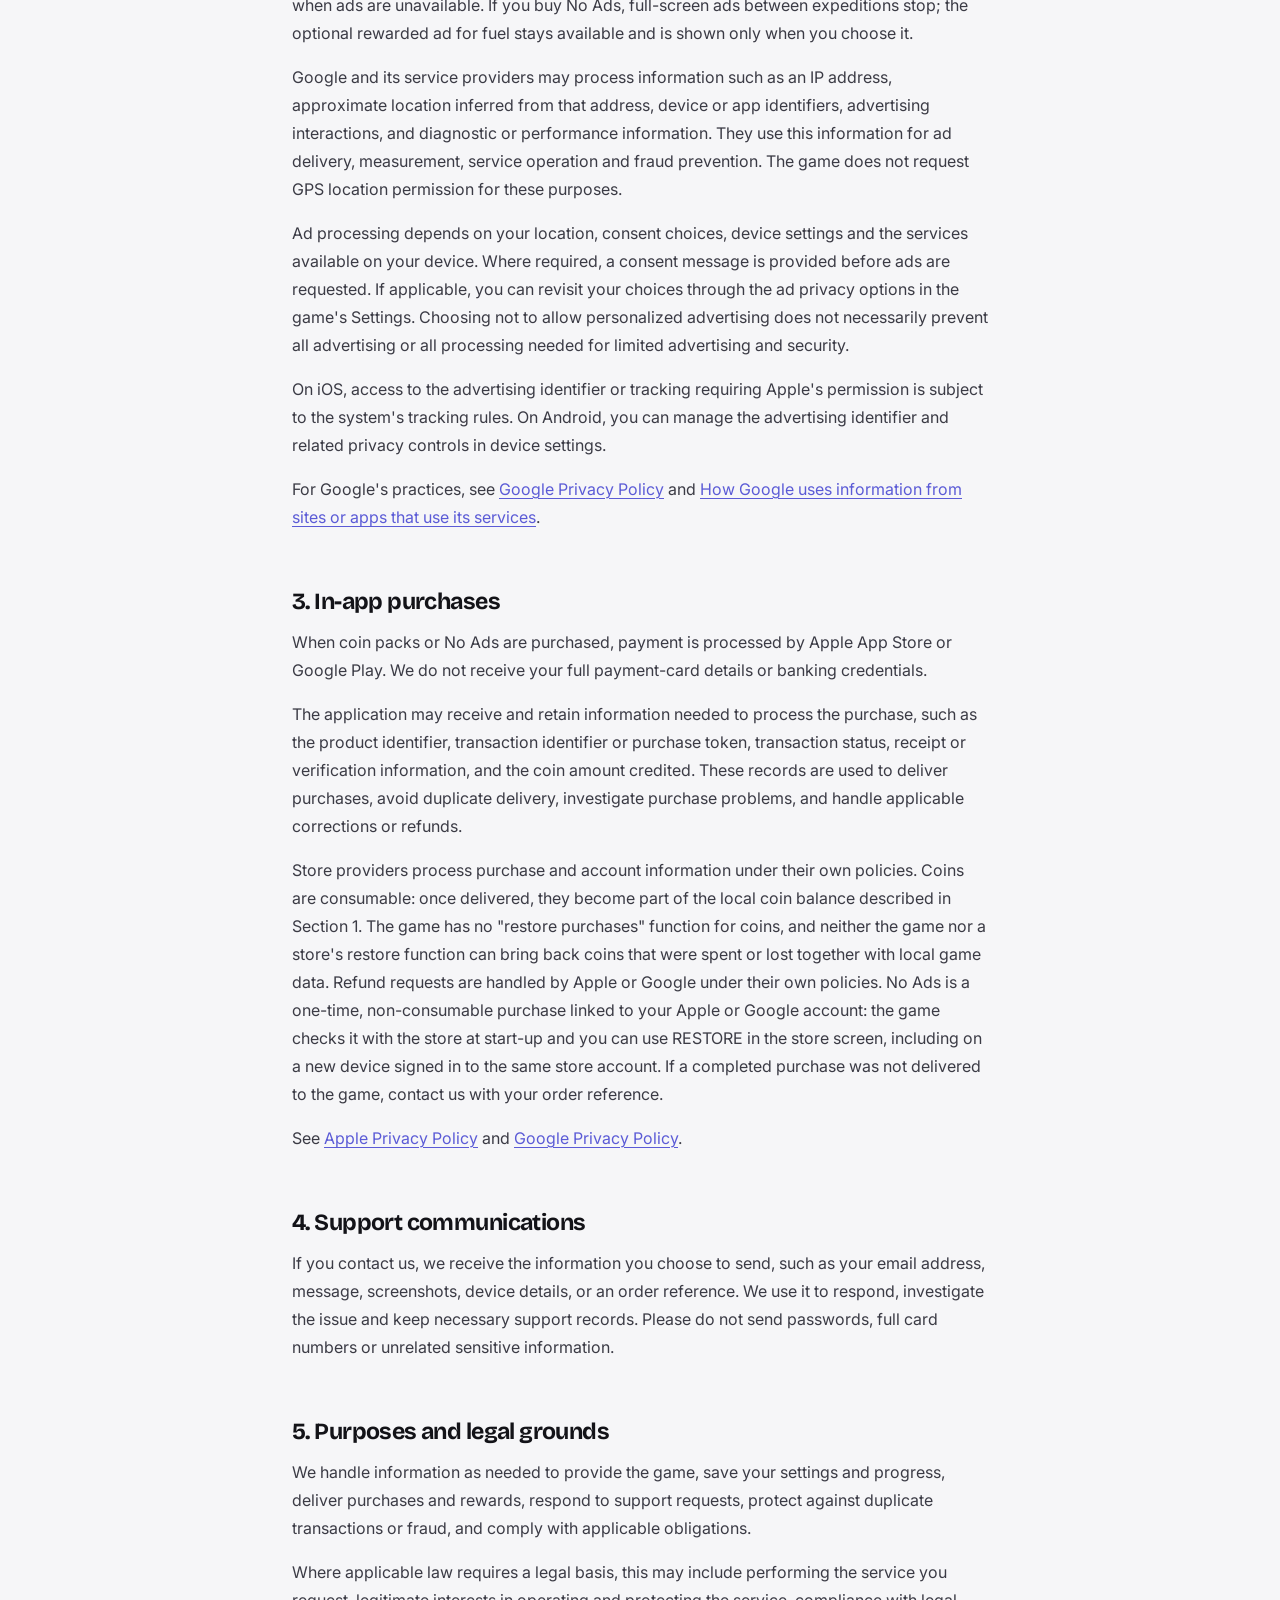
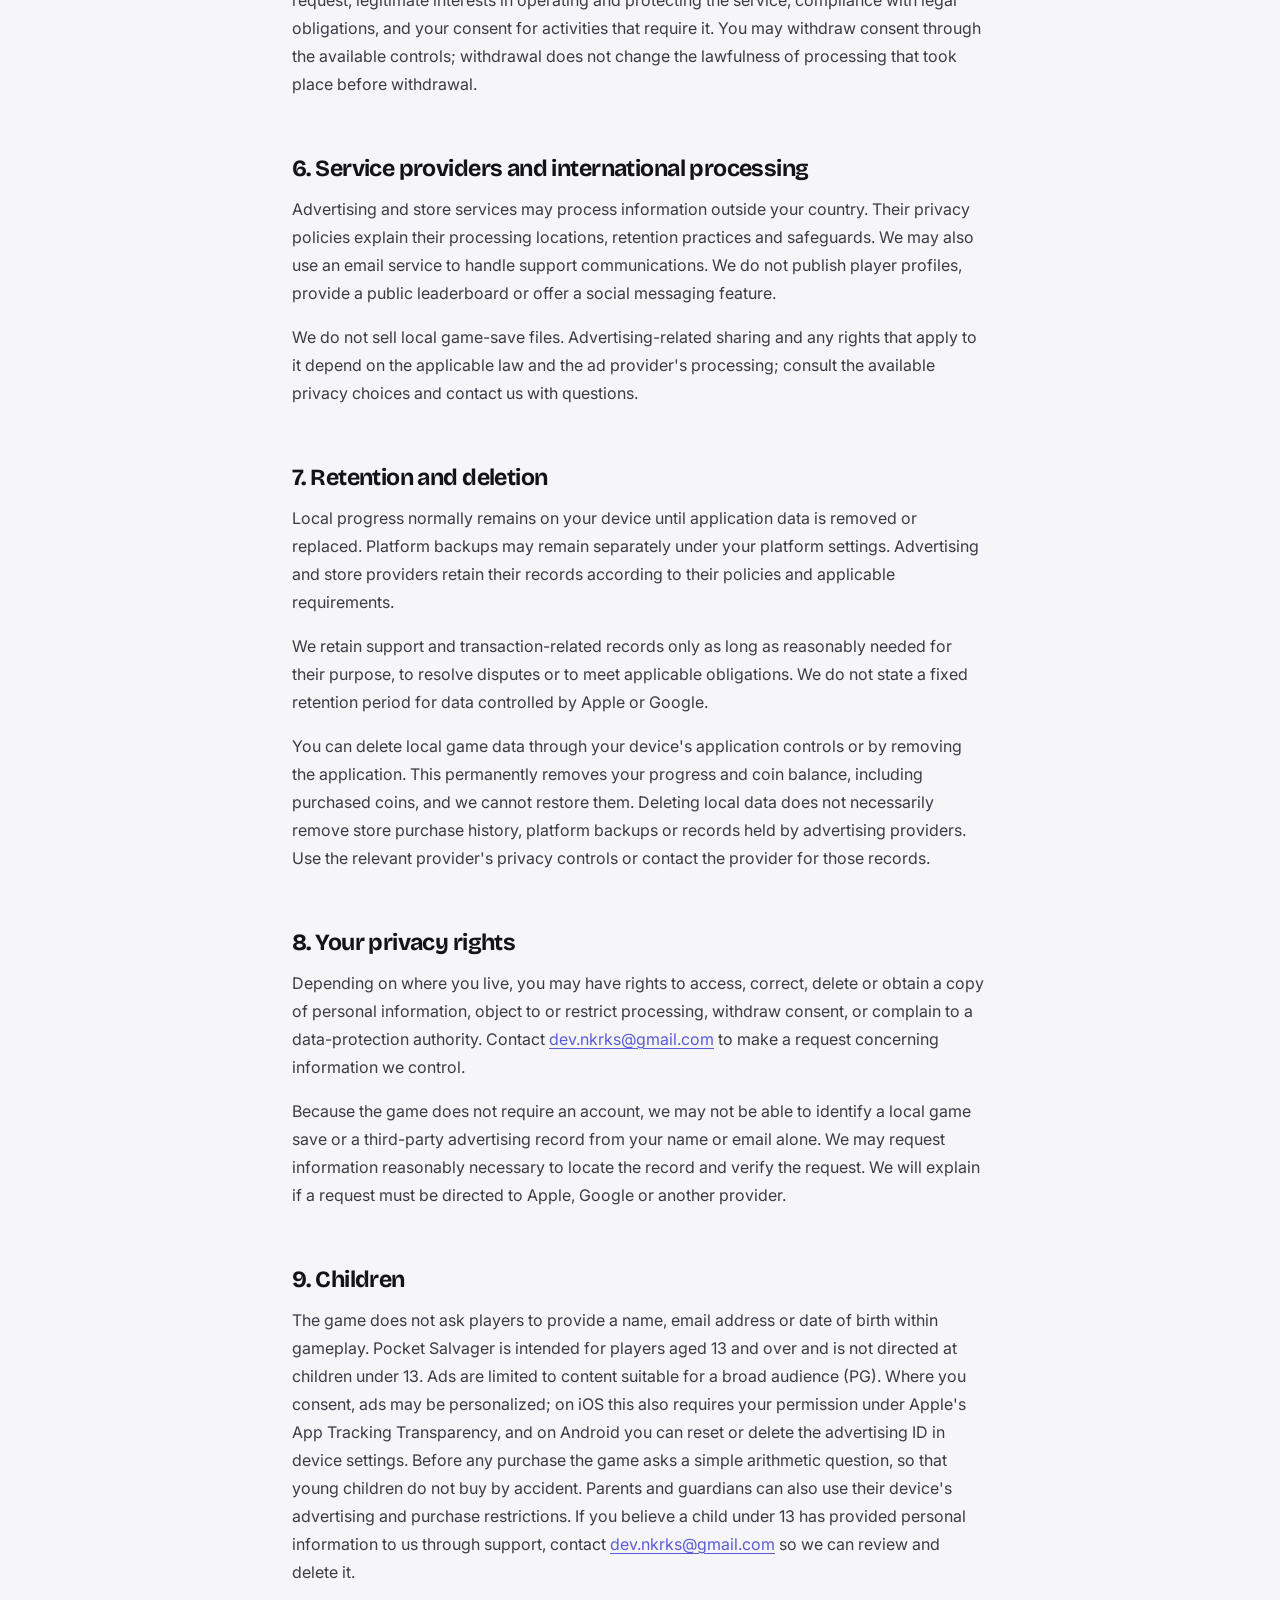
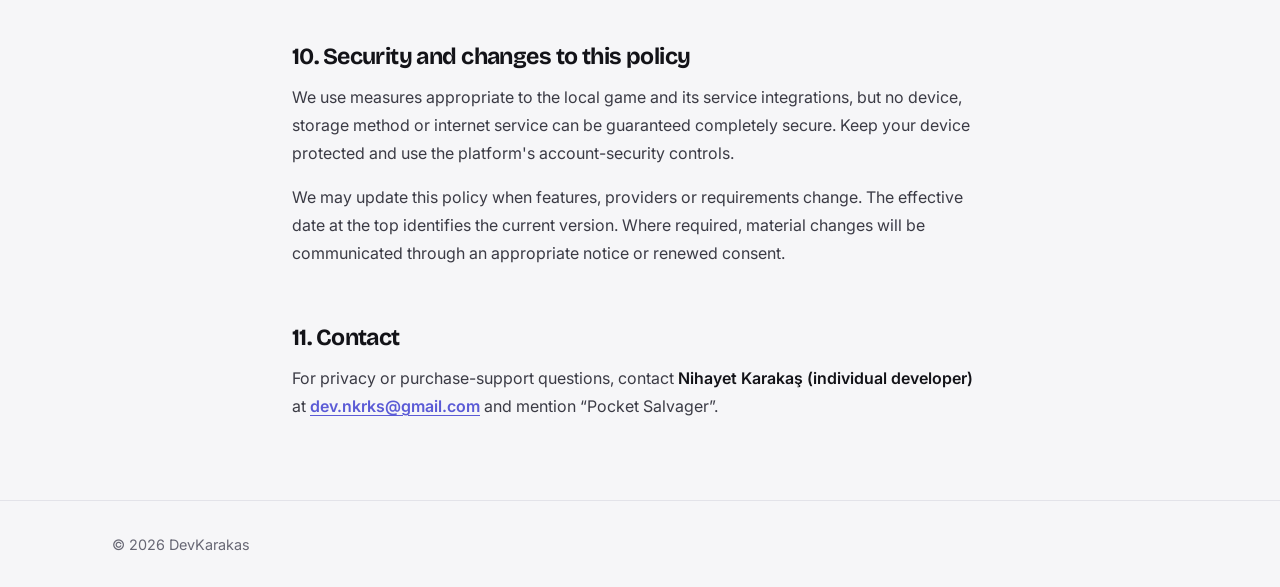
<file: apps/pocket-salvager/privacy.html>
<!doctype html>
<html lang="en">
<head>
  <meta charset="utf-8">
  <meta name="viewport" content="width=device-width, initial-scale=1">
  <title>Privacy Policy — Pocket Salvager</title>
  <meta name="description" content="Privacy Policy for Pocket Salvager (Cep Hurdacısı) by DevKarakas: local game progress, Google AdMob ads, in-app purchases and your rights. Available in English and Turkish.">
  <meta name="theme-color" content="#f6f6f8" media="(prefers-color-scheme: light)">
  <meta name="theme-color" content="#0b0b0f" media="(prefers-color-scheme: dark)">
  <link rel="canonical" href="https://devkarakas.github.io/apps/pocket-salvager/privacy.html">
  <link rel="icon" href="../../assets/favicon.svg" type="image/svg+xml">
  <link rel="preconnect" href="https://fonts.googleapis.com">
  <link rel="preconnect" href="https://fonts.gstatic.com" crossorigin>
  <link rel="stylesheet" href="https://fonts.googleapis.com/css2?family=Bricolage+Grotesque:opsz,wght@12..96,600..800&family=Inter:wght@400;500;600&display=swap">
  <link rel="stylesheet" href="../../assets/styles.css">
  <script src="../../assets/policy.js" defer></script>
</head>
<body>
  <a class="skip-link" href="#policy">Skip to policy</a>

  <header class="site-header">
    <div class="container site-header__inner">
      <a class="brand" href="../../" aria-label="DevKarakas home">
        <img class="brand__mark" src="../../assets/favicon.svg" alt="" width="32" height="32">
        DevKarakas
      </a>
      <nav class="site-nav" aria-label="Main">
        <a href="../../#apps">Apps</a>
        <a href="../../#contact">Contact</a>
      </nav>
    </div>
  </header>

  <main class="policy" id="policy">
    <div class="container policy__inner">
      <a class="text-link back-link" href="../../#apps">
        <svg viewBox="0 0 16 16" fill="none" stroke="currentColor" stroke-width="1.6" stroke-linecap="round" stroke-linejoin="round" aria-hidden="true"><path d="M3 8h10M9 4l4 4-4 4"/></svg>
        All apps
      </a>

      <div class="policy-head" style="--tint: #e8452c">
        <div class="policy-head__app">
          <img class="app-icon" src="../../assets/icons/pocket-salvager.jpg" alt="" width="64" height="64">
          <div>
            <p class="policy-head__name">Pocket Salvager <span class="lang-tag">/ Cep Hurdacısı</span></p>
            <p class="policy-head__stores">iOS · Android</p>
          </div>
        </div>
        <div class="lang-switch" role="group" aria-label="Language">
          <button type="button" data-lang="en" aria-pressed="true" lang="en">English</button>
          <button type="button" data-lang="tr" aria-pressed="false" lang="tr">Türkçe</button>
        </div>
      </div>

      <!-- ============================== ENGLISH ============================== -->
      <article class="prose" data-lang="en" lang="en">
        <h1>Privacy Policy</h1>
        <p class="policy-date">Effective date: 2 October 2026</p>

        <div class="callout">
          <ul>
            <li><strong>Developer / data controller:</strong> Nihayet Karakaş (individual developer)</li>
            <li><strong>Contact:</strong> <a href="mailto:dev.nkrks@gmail.com">dev.nkrks@gmail.com</a></li>
            <li><strong>Application:</strong> Pocket Salvager / Cep Hurdacısı</li>
            <li><strong>Android package and iOS bundle identifier:</strong> <code>xyz.pocketsalvager.app</code></li>
          </ul>
        </div>

        <p>This policy explains how information is handled when you use Pocket Salvager. The game offers offline, single-player play. An internet connection may be needed for advertising, purchases, or opening external support and privacy pages. You do not need to create a Pocket Salvager account to play.</p>

        <h2 id="en-local">1. Game progress stored on your device</h2>
        <p>The game stores progress and preferences locally, including your coin balance, fuel and refill times, equipment, discoveries, expedition state, language, sound, vibration, notification and animation settings, and whether you own No Ads. Local records also help prevent the same reward or purchase from being credited more than once.</p>
        <p>We do not operate a custom account server, and the game does not offer its own cloud save, synchronization or restore feature. Your game progress, including your coin balance and any coins you purchased, is stored only on your device. Your device's or operating system's own backup services may include application data depending on your Apple or Google account and backup settings. Such backups are controlled by the platform, and we cannot guarantee that they will restore game progress.</p>
        <p>If you allow notifications, the game schedules reminders on your device (for example when your fuel is full or your daily reward is ready). They are created and shown by your device's operating system; no push server is used and no notification data is sent to us. You can turn them off in the game's settings or in your device settings.</p>
        <p>Deleting the application, clearing its data, resetting the device, or losing or replacing the device may permanently remove your progress and coin balance, including purchased coins. Progress cannot be transferred between devices or between iOS and Android. Because we do not hold a copy of your game data, we cannot restore lost progress or coin balances.</p>

        <h2 id="en-ads">2. Advertising</h2>
        <p>The game uses Google AdMob / Google Mobile Ads to provide full-screen ads between expeditions and optional rewarded ads. A rewarded ad can provide one unit of fuel when the ad service confirms that the reward has been earned. The game remains playable offline when ads are unavailable. If you buy No Ads, full-screen ads between expeditions stop; the optional rewarded ad for fuel stays available and is shown only when you choose it.</p>
        <p>Google and its service providers may process information such as an IP address, approximate location inferred from that address, device or app identifiers, advertising interactions, and diagnostic or performance information. They use this information for ad delivery, measurement, service operation and fraud prevention. The game does not request GPS location permission for these purposes.</p>
        <p>Ad processing depends on your location, consent choices, device settings and the services available on your device. Where required, a consent message is provided before ads are requested. If applicable, you can revisit your choices through the ad privacy options in the game's Settings. Choosing not to allow personalized advertising does not necessarily prevent all advertising or all processing needed for limited advertising and security.</p>
        <p>On iOS, access to the advertising identifier or tracking requiring Apple's permission is subject to the system's tracking rules. On Android, you can manage the advertising identifier and related privacy controls in device settings.</p>
        <p>For Google's practices, see <a href="https://policies.google.com/privacy" target="_blank" rel="noopener">Google Privacy Policy</a> and <a href="https://policies.google.com/technologies/partner-sites" target="_blank" rel="noopener">How Google uses information from sites or apps that use its services</a>.</p>

        <h2 id="en-iap">3. In-app purchases</h2>
        <p>When coin packs or No Ads are purchased, payment is processed by Apple App Store or Google Play. We do not receive your full payment-card details or banking credentials.</p>
        <p>The application may receive and retain information needed to process the purchase, such as the product identifier, transaction identifier or purchase token, transaction status, receipt or verification information, and the coin amount credited. These records are used to deliver purchases, avoid duplicate delivery, investigate purchase problems, and handle applicable corrections or refunds.</p>
        <p>Store providers process purchase and account information under their own policies. Coins are consumable: once delivered, they become part of the local coin balance described in Section 1. The game has no "restore purchases" function for coins, and neither the game nor a store's restore function can bring back coins that were spent or lost together with local game data. Refund requests are handled by Apple or Google under their own policies. No Ads is a one-time, non-consumable purchase linked to your Apple or Google account: the game checks it with the store at start-up and you can use RESTORE in the store screen, including on a new device signed in to the same store account. If a completed purchase was not delivered to the game, contact us with your order reference.</p>
        <p>See <a href="https://www.apple.com/legal/privacy/" target="_blank" rel="noopener">Apple Privacy Policy</a> and <a href="https://policies.google.com/privacy" target="_blank" rel="noopener">Google Privacy Policy</a>.</p>

        <h2 id="en-support">4. Support communications</h2>
        <p>If you contact us, we receive the information you choose to send, such as your email address, message, screenshots, device details, or an order reference. We use it to respond, investigate the issue and keep necessary support records. Please do not send passwords, full card numbers or unrelated sensitive information.</p>

        <h2 id="en-purposes">5. Purposes and legal grounds</h2>
        <p>We handle information as needed to provide the game, save your settings and progress, deliver purchases and rewards, respond to support requests, protect against duplicate transactions or fraud, and comply with applicable obligations.</p>
        <p>Where applicable law requires a legal basis, this may include performing the service you request, legitimate interests in operating and protecting the service, compliance with legal obligations, and your consent for activities that require it. You may withdraw consent through the available controls; withdrawal does not change the lawfulness of processing that took place before withdrawal.</p>

        <h2 id="en-providers">6. Service providers and international processing</h2>
        <p>Advertising and store services may process information outside your country. Their privacy policies explain their processing locations, retention practices and safeguards. We may also use an email service to handle support communications. We do not publish player profiles, provide a public leaderboard or offer a social messaging feature.</p>
        <p>We do not sell local game-save files. Advertising-related sharing and any rights that apply to it depend on the applicable law and the ad provider's processing; consult the available privacy choices and contact us with questions.</p>

        <h2 id="en-retention">7. Retention and deletion</h2>
        <p>Local progress normally remains on your device until application data is removed or replaced. Platform backups may remain separately under your platform settings. Advertising and store providers retain their records according to their policies and applicable requirements.</p>
        <p>We retain support and transaction-related records only as long as reasonably needed for their purpose, to resolve disputes or to meet applicable obligations. We do not state a fixed retention period for data controlled by Apple or Google.</p>
        <p>You can delete local game data through your device's application controls or by removing the application. This permanently removes your progress and coin balance, including purchased coins, and we cannot restore them. Deleting local data does not necessarily remove store purchase history, platform backups or records held by advertising providers. Use the relevant provider's privacy controls or contact the provider for those records.</p>

        <h2 id="en-rights">8. Your privacy rights</h2>
        <p>Depending on where you live, you may have rights to access, correct, delete or obtain a copy of personal information, object to or restrict processing, withdraw consent, or complain to a data-protection authority. Contact <a href="mailto:dev.nkrks@gmail.com">dev.nkrks@gmail.com</a> to make a request concerning information we control.</p>
        <p>Because the game does not require an account, we may not be able to identify a local game save or a third-party advertising record from your name or email alone. We may request information reasonably necessary to locate the record and verify the request. We will explain if a request must be directed to Apple, Google or another provider.</p>

        <h2 id="en-children">9. Children</h2>
        <p>The game does not ask players to provide a name, email address or date of birth within gameplay. Pocket Salvager is intended for players aged 13 and over and is not directed at children under 13. Ads are limited to content suitable for a broad audience (PG). Where you consent, ads may be personalized; on iOS this also requires your permission under Apple's App Tracking Transparency, and on Android you can reset or delete the advertising ID in device settings. Before any purchase the game asks a simple arithmetic question, so that young children do not buy by accident. Parents and guardians can also use their device's advertising and purchase restrictions. If you believe a child under 13 has provided personal information to us through support, contact <a href="mailto:dev.nkrks@gmail.com">dev.nkrks@gmail.com</a> so we can review and delete it.</p>

        <h2 id="en-security">10. Security and changes to this policy</h2>
        <p>We use measures appropriate to the local game and its service integrations, but no device, storage method or internet service can be guaranteed completely secure. Keep your device protected and use the platform's account-security controls.</p>
        <p>We may update this policy when features, providers or requirements change. The effective date at the top identifies the current version. Where required, material changes will be communicated through an appropriate notice or renewed consent.</p>

        <h2 id="en-contact">11. Contact</h2>
        <p>For privacy or purchase-support questions, contact <strong>Nihayet Karakaş (individual developer)</strong> at <strong><a href="mailto:dev.nkrks@gmail.com">dev.nkrks@gmail.com</a></strong> and mention “Pocket Salvager”.</p>
      </article>

      <!-- ============================== TÜRKÇE ============================== -->
      <article class="prose" data-lang="tr" lang="tr" hidden>
        <h1>Gizlilik Politikası</h1>
        <p class="policy-date">Yürürlük tarihi: 2 Ekim 2026</p>

        <div class="callout">
          <ul>
            <li><strong>Geliştirici / veri sorumlusu:</strong> Nihayet Karakaş (bireysel geliştirici)</li>
            <li><strong>İletişim:</strong> <a href="mailto:dev.nkrks@gmail.com">dev.nkrks@gmail.com</a></li>
            <li><strong>Uygulama:</strong> Pocket Salvager / Cep Hurdacısı</li>
            <li><strong>Android paket ve iOS bundle kimliği:</strong> <code>xyz.pocketsalvager.app</code></li>
          </ul>
        </div>

        <p>Bu politika, Pocket Salvager kullanılırken bilgilerin nasıl işlendiğini açıklar. Oyun çevrimdışı ve tek oyunculu oynanabilir. Reklamlar, satın almalar veya harici destek ve gizlilik sayfalarını açmak için internet bağlantısı gerekebilir. Oynamak için Pocket Salvager hesabı oluşturmanız gerekmez.</p>

        <h2 id="tr-local">1. Cihazınızda saklanan oyun ilerlemesi</h2>
        <p>Oyun; coin bakiyesi, yakıt ve yenilenme zamanları, ekipmanlar, keşifler, sefer durumu, dil, ses, titreşim, bildirim ve animasyon tercihleri ile Reklamsız Oyun'a sahip olup olmadığınız gibi bilgileri cihazınızda saklar. Yerel işlem kayıtları aynı ödül veya satın almanın birden fazla kez verilmesini önlemeye de yardımcı olur.</p>
        <p>Özel bir kullanıcı hesabı sunucusu işletmiyoruz; oyun kendi bulut kaydı, eşitleme veya geri yükleme özelliği sunmaz. Coin bakiyeniz ve satın aldığınız coinler dahil oyun ilerlemeniz yalnızca cihazınızda saklanır. Cihazınızın veya işletim sisteminin kendi yedekleme hizmetleri, Apple/Google hesabınıza ve yedekleme ayarlarınıza bağlı olarak uygulama verilerini içerebilir. Bu yedekler platform tarafından yönetilir; oyun ilerlemesini geri getireceklerini garanti edemeyiz.</p>
        <p>Bildirimlere izin verirseniz oyun cihazınızda hatırlatmalar planlar (örneğin yakıt dolduğunda veya günlük ödülünüz hazır olduğunda). Bunlar cihazınızın işletim sistemi tarafından oluşturulup gösterilir; push sunucusu kullanılmaz ve bize bildirim verisi gönderilmez. Bildirimleri oyun ayarlarından veya cihaz ayarlarından kapatabilirsiniz.</p>
        <p>Uygulamayı silmek, verilerini temizlemek, cihazı sıfırlamak ya da cihazı kaybetmek veya değiştirmek; satın alınmış coinler dahil ilerlemenizi ve coin bakiyenizi kalıcı olarak silebilir. İlerleme cihazlar arasında veya iOS ile Android arasında taşınamaz. Oyun verilerinizin bir kopyasını tutmadığımız için kaybolan ilerlemeyi veya coin bakiyesini geri getiremeyiz.</p>

        <h2 id="tr-ads">2. Reklamlar</h2>
        <p>Oyun, seferler arasında tam ekran reklam ve isteğe bağlı ödüllü reklam sunmak için Google AdMob / Google Mobile Ads kullanır. Reklam hizmeti ödülün kazanıldığını bildirdiğinde ödüllü reklam bir yakıt verebilir. Reklamlar kullanılamadığında çevrimdışı oyun devam eder. Reklamsız Oyun satın alırsanız seferler arasındaki tam ekran reklamlar durur; yakıt için isteğe bağlı ödüllü reklam kullanılabilir kalır ve yalnızca siz seçtiğinizde gösterilir.</p>
        <p>Google ve hizmet sağlayıcıları; IP adresi, bu adresten çıkarılan yaklaşık konum, cihaz veya uygulama tanımlayıcıları, reklam etkileşimleri, tanılama ve performans bilgileri gibi verileri işleyebilir. Bu bilgiler reklam sunumu, ölçüm, hizmetin işletilmesi ve sahteciliğin önlenmesi için kullanılabilir. Oyun bu amaçlarla GPS konum izni istemez.</p>
        <p>Reklamlarla ilgili işleme; bulunduğunuz yere, onay tercihlerinize, cihaz ayarlarınıza ve cihazdaki hizmetlere bağlıdır. Gereken durumlarda reklam istenmeden önce onay mesajı gösterilir. Uygulanıyorsa oyunun Ayarlar ekranındaki reklam gizlilik seçeneklerinden tercihlerinize yeniden erişebilirsiniz. Kişiselleştirilmiş reklama izin vermemek bütün reklamları veya sınırlı reklam/güvenlik için gereken tüm veri işlemeyi ortadan kaldırmayabilir.</p>
        <p>iOS’ta reklam tanımlayıcısına erişim veya Apple izni gerektiren izleme, işletim sisteminin izleme kurallarına tabidir. Android’de reklam tanımlayıcısını ve ilgili gizlilik kontrollerini cihaz ayarlarından yönetebilirsiniz.</p>
        <p>Google’ın uygulamaları için <a href="https://policies.google.com/privacy?hl=tr" target="_blank" rel="noopener">Google Gizlilik Politikası</a> ve <a href="https://policies.google.com/technologies/partner-sites?hl=tr" target="_blank" rel="noopener">Google hizmetlerini kullanan site veya uygulamalardan gelen bilgilerin kullanımı</a> sayfalarına bakabilirsiniz.</p>

        <h2 id="tr-iap">3. Uygulama içi satın almalar</h2>
        <p>Coin paketi veya Reklamsız Oyun satın aldığınızda ödemeler Apple App Store veya Google Play tarafından işlenir. Tam ödeme kartı bilgileriniz veya banka giriş bilgileriniz bize iletilmez.</p>
        <p>Uygulama; satın almayı işlemek için ürün kimliği, işlem kimliği veya satın alma belirteci, işlem durumu, makbuz/doğrulama bilgileri ve teslim edilen coin miktarı gibi bilgileri alabilir ve saklayabilir. Bu kayıtlar satın almayı teslim etmek, mükerrer teslimatı önlemek, satın alma sorunlarını incelemek ve geçerli düzeltme/iade işlemlerini yürütmek için kullanılır.</p>
        <p>Mağaza sağlayıcıları satın alma ve hesap bilgilerini kendi politikalarına göre işler. Coinler tüketilebilir üründür: teslim edildikten sonra 1. bölümde anlatılan yerel coin bakiyesinin parçası olur. Oyunda coinler için “satın alımları geri yükle” işlevi yoktur; ne oyun ne de mağazanın geri yükleme işlevi, harcanan veya yerel oyun verisiyle birlikte kaybolan coinleri geri getirebilir. İade talepleri Apple veya Google tarafından kendi politikalarına göre değerlendirilir. Reklamsız Oyun, Apple veya Google hesabınıza bağlı tek seferlik, tüketilmeyen bir satın almadır: oyun açılışta bunu mağazayla kontrol eder; aynı mağaza hesabıyla oturum açılmış yeni bir cihazda da mağaza ekranındaki GERİ YÜKLE ile geri alabilirsiniz. Tamamlanmış bir satın alma oyuna teslim edilmediyse sipariş referansınızla bizimle iletişime geçebilirsiniz.</p>
        <p><a href="https://www.apple.com/legal/privacy/" target="_blank" rel="noopener">Apple Gizlilik Politikası</a> ve <a href="https://policies.google.com/privacy?hl=tr" target="_blank" rel="noopener">Google Gizlilik Politikası</a> ilgili mağaza işlemlerini açıklar.</p>

        <h2 id="tr-support">4. Destek iletişimleri</h2>
        <p>Bizimle iletişime geçtiğinizde e-posta adresiniz, mesajınız, ekran görüntüleri, cihaz bilgileri veya sipariş referansı gibi kendi seçiminizle gönderdiğiniz bilgileri alırız. Bunları yanıt vermek, sorunu incelemek ve gerekli destek kayıtlarını tutmak için kullanırız. Parola, tam kart numarası veya konuyla ilgisiz hassas bilgileri göndermeyin.</p>

        <h2 id="tr-purposes">5. İşleme amaçları ve hukuki dayanaklar</h2>
        <p>Bilgileri; oyunu sunmak, tercih ve ilerlemeyi saklamak, satın alma ve ödülleri teslim etmek, destek taleplerini yanıtlamak, mükerrer işlem veya sahteciliği önlemek ve geçerli yükümlülükleri yerine getirmek için gereken ölçüde işleriz.</p>
        <p>Geçerli mevzuatın hukuki dayanak aradığı durumlarda bu dayanak; talep ettiğiniz hizmetin sağlanması, hizmeti işletme ve koruma yönündeki meşru menfaatler, hukuki yükümlülükler veya onay gerektiren faaliyetler için verdiğiniz onay olabilir. Onayınızı sunulan kontrollerden geri çekebilirsiniz; bu, geri çekmeden önce yapılan işlemenin hukuka uygunluğunu değiştirmez.</p>

        <h2 id="tr-providers">6. Hizmet sağlayıcılar ve uluslararası işleme</h2>
        <p>Reklam ve mağaza hizmetleri bilgileri ülkeniz dışında işleyebilir. Sağlayıcıların politikaları işleme konumlarını, saklama uygulamalarını ve koruma önlemlerini açıklar. Destek yazışmaları için e-posta hizmeti de kullanılabilir. Herkese açık oyuncu profili, çevrimiçi sıralama veya sosyal mesajlaşma özelliği sunmuyoruz.</p>
        <p>Yerel oyun kayıt dosyalarını satmıyoruz. Reklamla ilişkili veri paylaşımı ve buna uygulanabilecek haklar, geçerli mevzuata ve sağlayıcının işlemesine bağlıdır. Kullanılabilir gizlilik seçeneklerini inceleyebilir ve sorularınız için bize ulaşabilirsiniz.</p>

        <h2 id="tr-retention">7. Saklama ve silme</h2>
        <p>Yerel ilerleme normalde uygulama verileri kaldırılana veya değiştirilene kadar cihazınızda kalır. Platform yedekleri, platform ayarlarınız kapsamında ayrıca saklanabilir. Reklam ve mağaza sağlayıcıları kendi kayıtlarını politikalarına ve geçerli yükümlülüklere göre saklar.</p>
        <p>Destek ve işlem kayıtlarını amaçları için makul olarak gereken süre boyunca, uyuşmazlıkları çözmek veya geçerli yükümlülükleri karşılamak için tutarız. Apple veya Google’ın kontrol ettiği veriler için sabit bir saklama süresi taahhüt etmiyoruz.</p>
        <p>Yerel oyun verilerini cihazın uygulama kontrollerinden veya uygulamayı kaldırarak silebilirsiniz. Bu işlem satın alınmış coinler dahil ilerlemenizi ve coin bakiyenizi kalıcı olarak siler; bunları geri getiremeyiz. Yerel veriyi silmek mağaza satın alma geçmişini, platform yedeklerini veya reklam sağlayıcılarının kayıtlarını mutlaka silmez. Bu kayıtlar için ilgili sağlayıcının gizlilik kontrollerini kullanabilir veya sağlayıcıya başvurabilirsiniz.</p>

        <h2 id="tr-rights">8. Gizlilik haklarınız</h2>
        <p>Bulunduğunuz yere göre kişisel bilgilerinize erişme, düzeltme, silme, kopyasını alma, işlemeye itiraz etme veya işlemeyi sınırlama, onayı geri çekme ve bir veri koruma otoritesine şikâyette bulunma haklarınız olabilir. Kontrolümüzdeki bilgiler hakkında talepte bulunmak için <a href="mailto:dev.nkrks@gmail.com">dev.nkrks@gmail.com</a> adresine yazabilirsiniz.</p>
        <p>Oyunda hesap zorunluluğu bulunmadığından, yalnızca adınız veya e-posta adresinizle yerel oyun kaydını ya da üçüncü taraf reklam kaydını tespit edemeyebiliriz. Kaydı bulmak ve talebi doğrulamak için makul ölçüde gerekli bilgileri isteyebiliriz. Talebin Apple, Google veya başka bir sağlayıcıya yöneltilmesi gerekiyorsa bunu açıklarız.</p>

        <h2 id="tr-children">9. Çocuklar</h2>
        <p>Oyun, oynanış içinde oyunculardan ad, e-posta veya doğum tarihi istemez. Pocket Salvager 13 yaş ve üzeri oyunculara yöneliktir; 13 yaş altındaki çocuklara yönelik değildir. Reklamlar geniş kitleye uygun içerikle (PG) sınırlıdır. Onay vermeniz hâlinde reklamlar kişiselleştirilebilir; iOS'ta bu ayrıca Apple'ın Uygulama İzleme Şeffaflığı kapsamında izninizi gerektirir, Android'de reklam kimliğini cihaz ayarlarından sıfırlayabilir veya silebilirsiniz. Oyun her satın almadan önce basit bir matematik sorusu sorar; böylece küçük çocukların yanlışlıkla satın alması engellenir. Ebeveynler ve vasiler ayrıca cihazın reklam ve satın alma kısıtlamalarını kullanabilir. 13 yaş altındaki bir çocuğun destek yoluyla bize kişisel bilgi gönderdiğini düşünüyorsanız inceleyip silebilmemiz için <a href="mailto:dev.nkrks@gmail.com">dev.nkrks@gmail.com</a> adresinden ulaşın.</p>

        <h2 id="tr-security">10. Güvenlik ve politika değişiklikleri</h2>
        <p>Yerel oyun ve hizmet bağlantıları için uygun önlemler kullanırız; ancak hiçbir cihazın, saklama yönteminin veya internet hizmetinin tamamen güvenli olduğu garanti edilemez. Cihazınızı koruyun ve platformun hesap güvenliği kontrollerini kullanın.</p>
        <p>Özellikler, sağlayıcılar veya gereksinimler değiştiğinde bu politikayı güncelleyebiliriz. Üstteki yürürlük tarihi güncel sürümü belirtir. Gereken önemli değişiklikler uygun bir bildirim veya yenilenmiş onay yoluyla duyurulur.</p>

        <h2 id="tr-contact">11. İletişim</h2>
        <p>Gizlilik veya satın alma desteği için <strong>Nihayet Karakaş (bireysel geliştirici)</strong> ile <strong><a href="mailto:dev.nkrks@gmail.com">dev.nkrks@gmail.com</a></strong> üzerinden iletişime geçin ve mesajınızda “Pocket Salvager” adını belirtin.</p>
      </article>
    </div>
  </main>

  <footer class="site-footer">
    <div class="container site-footer__inner">
      <p>© 2026 DevKarakas</p>
    </div>
  </footer>
</body>
</html>
</file>
<file: assets/styles.css>
/* ==========================================================================
   DevKarakas — shared styles
   ========================================================================== */

:root {
  --bg: #f6f6f8;
  --surface: #ffffff;
  --surface-2: #eeeef2;
  --text: #131318;
  --text-soft: #3b3b45;
  --muted: #676774;
  --line: #e3e3e9;
  --line-strong: #cdcdd6;
  --accent: #5b5bd6;
  --accent-strong: #4646c0;
  --accent-ink: #ffffff;
  --accent-soft: rgba(91, 91, 214, 0.10);
  --warning: #d97706;
  --store-bg: #131318;
  --store-ink: #ffffff;
  --shadow: 0 1px 2px rgba(19, 19, 24, 0.04), 0 8px 24px -12px rgba(19, 19, 24, 0.18);
  --shadow-lg: 0 2px 4px rgba(19, 19, 24, 0.04), 0 24px 48px -20px rgba(19, 19, 24, 0.28);

  --font-display: "Bricolage Grotesque", ui-sans-serif, system-ui, sans-serif;
  --font-body: "Inter", ui-sans-serif, system-ui, -apple-system, "Segoe UI", sans-serif;

  --radius: 20px;
  --radius-sm: 12px;
  --container: 1120px;
  --gutter: clamp(16px, 4vw, 32px);

  color-scheme: light;
}

@media (prefers-color-scheme: dark) {
  :root {
    --bg: #0b0b0f;
    --surface: #141419;
    --surface-2: #1b1b22;
    --text: #eeeef3;
    --text-soft: #c9c9d3;
    --muted: #8f8f9c;
    --line: #23232c;
    --line-strong: #31313c;
    --accent: #9d9df5;
    --accent-strong: #b9b9f8;
    --accent-ink: #12123a;
    --accent-soft: rgba(157, 157, 245, 0.12);
    --warning: #f5b14c;
    --store-bg: #eeeef3;
    --store-ink: #0b0b0f;
    --shadow: 0 1px 2px rgba(0, 0, 0, 0.4), 0 8px 24px -12px rgba(0, 0, 0, 0.6);
    --shadow-lg: 0 2px 4px rgba(0, 0, 0, 0.4), 0 24px 48px -20px rgba(0, 0, 0, 0.8);

    color-scheme: dark;
  }
}

/* ---------- Base ---------- */

*,
*::before,
*::after {
  box-sizing: border-box;
}

html {
  -webkit-text-size-adjust: 100%;
  scroll-behavior: smooth;
}

body {
  margin: 0;
  min-height: 100vh;
  display: flex;
  flex-direction: column;
  background: var(--bg);
  color: var(--text);
  font-family: var(--font-body);
  font-size: 16px;
  line-height: 1.6;
  -webkit-font-smoothing: antialiased;
  text-rendering: optimizeLegibility;
}

main {
  flex: 1;
}

img,
svg {
  display: block;
  max-width: 100%;
}

a {
  color: inherit;
}

:focus-visible {
  outline: 2px solid var(--accent);
  outline-offset: 3px;
  border-radius: 6px;
}

[hidden] {
  display: none !important;
}

.container {
  width: 100%;
  max-width: var(--container);
  margin-inline: auto;
  padding-inline: var(--gutter);
}

.skip-link {
  position: absolute;
  left: 16px;
  top: -48px;
  z-index: 10;
  padding: 8px 14px;
  border-radius: 8px;
  background: var(--accent);
  color: var(--accent-ink);
  font-weight: 600;
  text-decoration: none;
}

.skip-link:focus {
  top: 12px;
}

/* ---------- Header ---------- */

.site-header {
  position: sticky;
  top: 0;
  z-index: 5;
  background: color-mix(in srgb, var(--bg) 82%, transparent);
  backdrop-filter: saturate(160%) blur(14px);
  -webkit-backdrop-filter: saturate(160%) blur(14px);
  border-bottom: 1px solid var(--line);
}

.site-header__inner {
  display: flex;
  align-items: center;
  justify-content: space-between;
  gap: 16px;
  height: 68px;
}

.brand {
  display: inline-flex;
  align-items: center;
  gap: 10px;
  font-family: var(--font-display);
  font-weight: 700;
  font-size: 1.15rem;
  letter-spacing: -0.02em;
  text-decoration: none;
}

.brand__mark {
  width: 32px;
  height: 32px;
  flex-shrink: 0;
}

.site-nav {
  display: flex;
  align-items: center;
  gap: 4px;
}

.site-nav a {
  padding: 8px 12px;
  border-radius: 999px;
  color: var(--text-soft);
  font-size: 0.94rem;
  font-weight: 500;
  text-decoration: none;
  transition: background-color 0.15s ease, color 0.15s ease;
}

.site-nav a:hover {
  background: var(--surface-2);
  color: var(--text);
}

/* ---------- Buttons ---------- */

.button {
  display: inline-flex;
  align-items: center;
  justify-content: center;
  gap: 8px;
  min-height: 48px;
  padding: 0 22px;
  border: 1px solid transparent;
  border-radius: 999px;
  font-size: 0.97rem;
  font-weight: 600;
  text-decoration: none;
  transition: transform 0.15s ease, background-color 0.15s ease, border-color 0.15s ease;
}

.button:hover {
  transform: translateY(-1px);
}

.button--primary {
  background: var(--accent);
  color: var(--accent-ink);
}

.button--primary:hover {
  background: var(--accent-strong);
}

/* ---------- Sections ---------- */

.section {
  padding-block: clamp(48px, 8vw, 88px);
  scroll-margin-top: 40px;
}

.section + .section {
  padding-top: 0;
}

.section__head {
  display: flex;
  align-items: end;
  justify-content: space-between;
  gap: 16px;
  margin-bottom: 32px;
}

.section__title {
  margin: 0;
  font-family: var(--font-display);
  font-size: clamp(1.8rem, 4vw, 2.5rem);
  font-weight: 700;
  line-height: 1.1;
  letter-spacing: -0.035em;
}

.section__meta {
  margin: 0;
  color: var(--muted);
  font-size: 0.94rem;
}

/* ---------- App cards ---------- */

.app-grid {
  display: grid;
  grid-template-columns: repeat(auto-fit, minmax(min(100%, 420px), 1fr));
  gap: 20px;
}

.app-card {
  position: relative;
  isolation: isolate;
  display: flex;
  flex-direction: column;
  gap: 24px;
  padding: clamp(22px, 4vw, 32px);
  overflow: hidden;
  border: 1px solid var(--line);
  border-radius: var(--radius);
  background: var(--surface);
  box-shadow: var(--shadow);
  transition: transform 0.25s ease, box-shadow 0.25s ease, border-color 0.25s ease;
}

.app-card::before {
  content: "";
  position: absolute;
  inset: 0;
  z-index: -1;
  background: radial-gradient(120% 70% at 0% 0%, color-mix(in srgb, var(--tint) 18%, transparent), transparent 60%);
  pointer-events: none;
}

.app-card:hover {
  transform: translateY(-3px);
  border-color: color-mix(in srgb, var(--tint) 40%, var(--line));
  box-shadow: var(--shadow-lg);
}

.app-card__head {
  display: flex;
  align-items: center;
  gap: 20px;
}

.app-icon {
  width: 96px;
  height: 96px;
  flex-shrink: 0;
  border-radius: 22.5%;
  box-shadow: 0 0 0 1px rgba(0, 0, 0, 0.06), 0 12px 24px -10px color-mix(in srgb, var(--tint) 70%, transparent);
}

.app-card__name {
  margin: 0;
  font-family: var(--font-display);
  font-size: clamp(1.4rem, 3vw, 1.7rem);
  font-weight: 700;
  line-height: 1.15;
  letter-spacing: -0.03em;
}

.app-card__genre {
  margin: 6px 0 0;
  color: var(--muted);
  font-size: 0.9rem;
  font-weight: 500;
}

.app-card__tagline {
  margin: 0;
  color: var(--text-soft);
  font-size: 1.02rem;
}

.store-links {
  display: flex;
  flex-wrap: wrap;
  gap: 10px;
  margin-top: auto;
}

.store-btn {
  display: inline-flex;
  align-items: center;
  gap: 10px;
  min-height: 52px;
  padding: 0 18px 0 14px;
  border: 1px solid var(--store-bg);
  border-radius: 14px;
  background: var(--store-bg);
  color: var(--store-ink);
  text-decoration: none;
  transition: transform 0.15s ease, opacity 0.15s ease;
}

.store-btn:hover {
  transform: translateY(-1px);
  opacity: 0.9;
}

.store-btn svg {
  width: 24px;
  height: 24px;
  flex-shrink: 0;
}

.store-btn__text {
  display: flex;
  flex-direction: column;
  line-height: 1.15;
}

.store-btn__small {
  font-size: 0.7rem;
  font-weight: 500;
  opacity: 0.8;
}

.store-btn__big {
  font-size: 1.05rem;
  font-weight: 600;
  letter-spacing: -0.01em;
}

.store-btn.is-soon {
  border: 1px dashed var(--line-strong);
  background: transparent;
  color: var(--muted);
  cursor: default;
}

.store-btn.is-soon:hover {
  transform: none;
  opacity: 1;
}

.store-btn.is-soon svg {
  filter: grayscale(1);
  opacity: 0.55;
}

.app-card__foot {
  display: flex;
  align-items: center;
  justify-content: space-between;
  gap: 12px;
  padding-top: 20px;
  border-top: 1px solid var(--line);
}

.app-card__links {
  display: flex;
  flex-wrap: wrap;
  gap: 6px 20px;
}

.text-link {
  display: inline-flex;
  align-items: center;
  gap: 6px;
  color: var(--text-soft);
  font-size: 0.94rem;
  font-weight: 500;
  text-decoration: none;
}

.text-link:hover {
  color: var(--accent);
}

.text-link svg {
  width: 16px;
  height: 16px;
  transition: transform 0.15s ease;
}

.text-link:hover svg {
  transform: translateX(2px);
}

.lang-tag {
  color: var(--muted);
  font-size: 0.8rem;
  font-weight: 500;
  letter-spacing: 0.04em;
}

/* ---------- Contact band ---------- */

.contact-band {
  display: flex;
  flex-wrap: wrap;
  align-items: center;
  justify-content: space-between;
  gap: 24px;
  padding: clamp(28px, 5vw, 48px);
  border: 1px solid var(--line);
  border-radius: var(--radius);
  background:
    radial-gradient(80% 120% at 100% 100%, var(--accent-soft), transparent 60%),
    var(--surface);
}

.contact-band__text {
  max-width: 520px;
}

.contact-band p {
  margin: 10px 0 0;
  color: var(--muted);
}

/* ---------- Footer ---------- */

.site-footer {
  margin-top: clamp(32px, 6vw, 64px);
  padding-block: 32px;
  border-top: 1px solid var(--line);
  color: var(--muted);
  font-size: 0.9rem;
}

.site-footer__inner {
  display: flex;
  flex-wrap: wrap;
  align-items: center;
  justify-content: space-between;
  gap: 16px;
}

.site-footer p {
  margin: 0;
}

/* ==========================================================================
   Privacy policy pages
   ========================================================================== */

.policy {
  padding-block: clamp(32px, 6vw, 64px) 0;
}

.policy__inner {
  max-width: 760px;
}

.back-link {
  margin-bottom: 28px;
}

.back-link svg {
  transform: rotate(180deg);
}

.back-link:hover svg {
  transform: rotate(180deg) translateX(2px);
}

.policy-head {
  display: flex;
  flex-wrap: wrap;
  align-items: center;
  justify-content: space-between;
  gap: 20px;
  padding-bottom: 28px;
  border-bottom: 1px solid var(--line);
}

.policy-head__app {
  display: flex;
  align-items: center;
  gap: 16px;
}

.policy-head .app-icon {
  width: 64px;
  height: 64px;
}

.policy-head__name {
  margin: 0;
  font-family: var(--font-display);
  font-size: 1.3rem;
  font-weight: 700;
  letter-spacing: -0.025em;
  line-height: 1.2;
}

.policy-head__stores {
  margin: 4px 0 0;
  color: var(--muted);
  font-size: 0.88rem;
}

.lang-switch {
  display: inline-flex;
  padding: 4px;
  border: 1px solid var(--line);
  border-radius: 999px;
  background: var(--surface);
}

.lang-switch button {
  min-height: 36px;
  padding: 0 16px;
  border: 0;
  border-radius: 999px;
  background: transparent;
  color: var(--muted);
  font: inherit;
  font-size: 0.9rem;
  font-weight: 600;
  cursor: pointer;
  transition: background-color 0.15s ease, color 0.15s ease;
}

.lang-switch button:hover {
  color: var(--text);
}

.lang-switch button[aria-pressed="true"] {
  background: var(--text);
  color: var(--bg);
}

/* ---------- Prose ---------- */

.prose {
  padding-top: 36px;
  color: var(--text-soft);
  font-size: 1rem;
  line-height: 1.75;
}

.prose h1 {
  margin: 0;
  color: var(--text);
  font-family: var(--font-display);
  font-size: clamp(2.2rem, 6vw, 3.2rem);
  font-weight: 800;
  line-height: 1.05;
  letter-spacing: -0.04em;
}

.prose .policy-date {
  margin: 12px 0 32px;
  color: var(--muted);
  font-size: 0.94rem;
}

.prose h2 {
  margin: 48px 0 12px;
  padding-top: 8px;
  color: var(--text);
  font-family: var(--font-display);
  font-size: 1.45rem;
  font-weight: 700;
  line-height: 1.25;
  letter-spacing: -0.025em;
  scroll-margin-top: 88px;
}

.prose h3 {
  margin: 28px 0 8px;
  color: var(--text);
  font-size: 1.05rem;
  font-weight: 600;
  line-height: 1.4;
}

.prose p {
  margin: 0 0 16px;
}

.prose ul {
  margin: 0 0 16px;
  padding-left: 0;
  list-style: none;
}

.prose li {
  position: relative;
  margin-bottom: 8px;
  padding-left: 22px;
}

.prose li::before {
  content: "";
  position: absolute;
  left: 4px;
  top: 0.72em;
  width: 6px;
  height: 6px;
  border-radius: 50%;
  background: var(--accent);
}

.prose ol {
  margin: 0 0 20px;
  padding-left: 0;
  list-style: none;
  counter-reset: step;
}

.prose ol > li {
  position: relative;
  margin-bottom: 10px;
  padding-left: 40px;
  counter-increment: step;
}

.prose ol > li::before {
  content: counter(step);
  position: absolute;
  left: 0;
  top: 0.1em;
  display: grid;
  place-items: center;
  width: 26px;
  height: 26px;
  border-radius: 50%;
  background: var(--accent-soft);
  color: var(--accent);
  font-size: 0.8rem;
  font-weight: 600;
}

.prose strong {
  color: var(--text);
  font-weight: 600;
}

.prose code {
  padding: 2px 6px;
  border-radius: 6px;
  background: var(--surface-2);
  color: var(--text);
  font-family: ui-monospace, SFMono-Regular, Menlo, monospace;
  font-size: 0.88em;
}

.prose a {
  color: var(--accent);
  text-decoration: underline;
  text-decoration-thickness: 1px;
  text-underline-offset: 3px;
}

.prose a:hover {
  text-decoration-thickness: 2px;
}

.callout {
  margin: 0 0 24px;
  padding: 20px 24px;
  border: 1px solid var(--line);
  border-left: 3px solid var(--accent);
  border-radius: var(--radius-sm);
  background: var(--surface);
}

.callout--warning {
  border-left-color: var(--warning);
}

.callout > :last-child {
  margin-bottom: 0;
}

.callout__title {
  margin: 0 0 8px;
  color: var(--text);
  font-weight: 600;
}

.table-wrap {
  margin: 0 0 20px;
  overflow-x: auto;
  border: 1px solid var(--line);
  border-radius: var(--radius-sm);
  background: var(--surface);
}

.prose table {
  width: 100%;
  min-width: 520px;
  border-collapse: collapse;
  font-size: 0.93rem;
  line-height: 1.55;
}

.prose th,
.prose td {
  padding: 12px 16px;
  border-bottom: 1px solid var(--line);
  text-align: left;
  vertical-align: top;
}

.prose th {
  background: var(--surface-2);
  color: var(--text);
  font-weight: 600;
}

.prose tr:last-child td {
  border-bottom: 0;
}

.prose td:first-child {
  color: var(--text);
  font-weight: 500;
}

/* ---------- Motion ---------- */

@media (prefers-reduced-motion: reduce) {
  html {
    scroll-behavior: auto;
  }

  *,
  *::before,
  *::after {
    transition: none !important;
  }
}

/* ---------- Small screens ---------- */

@media (max-width: 480px) {
  .site-nav a {
    padding: 8px 10px;
  }

  .app-card__head {
    gap: 16px;
  }

  .app-icon {
    width: 76px;
    height: 76px;
  }

  .store-btn {
    flex: 1 1 100%;
    justify-content: center;
  }

  .section__head {
    flex-direction: column;
    align-items: start;
  }
}
</file>
